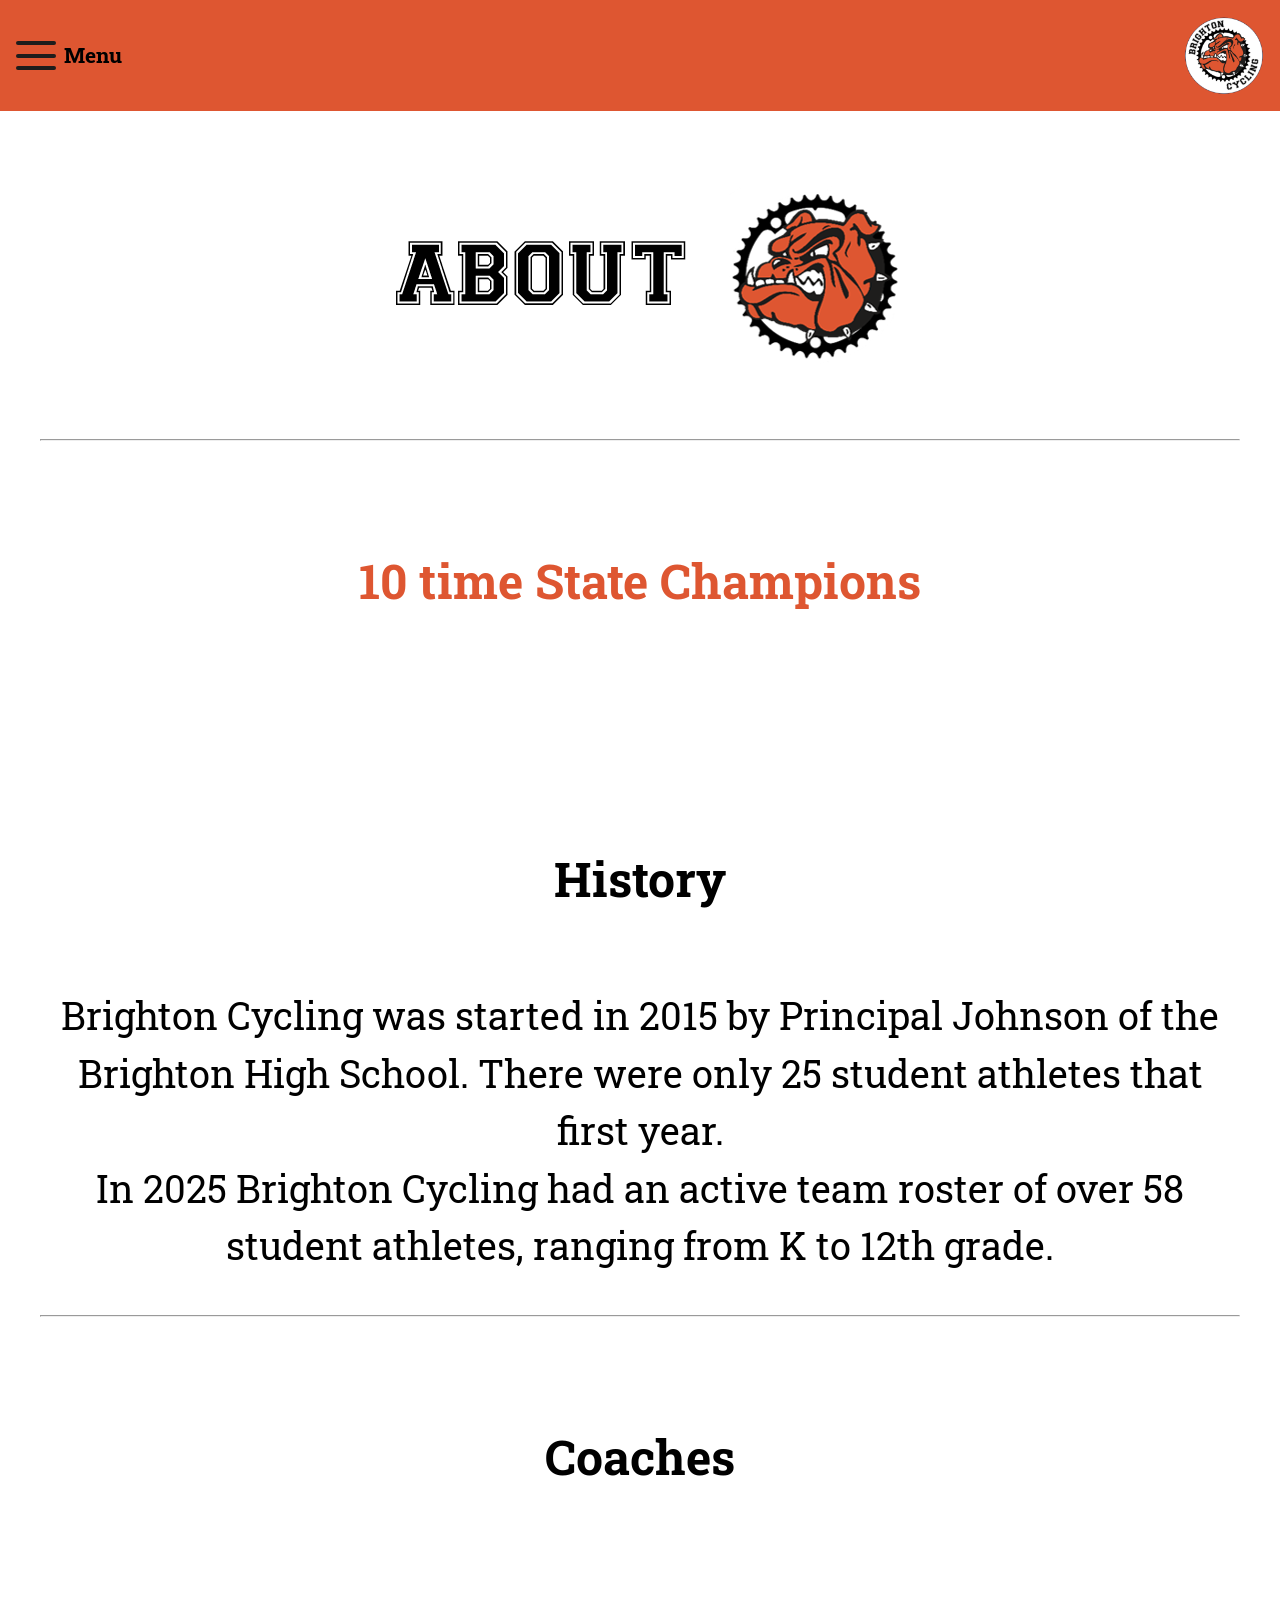
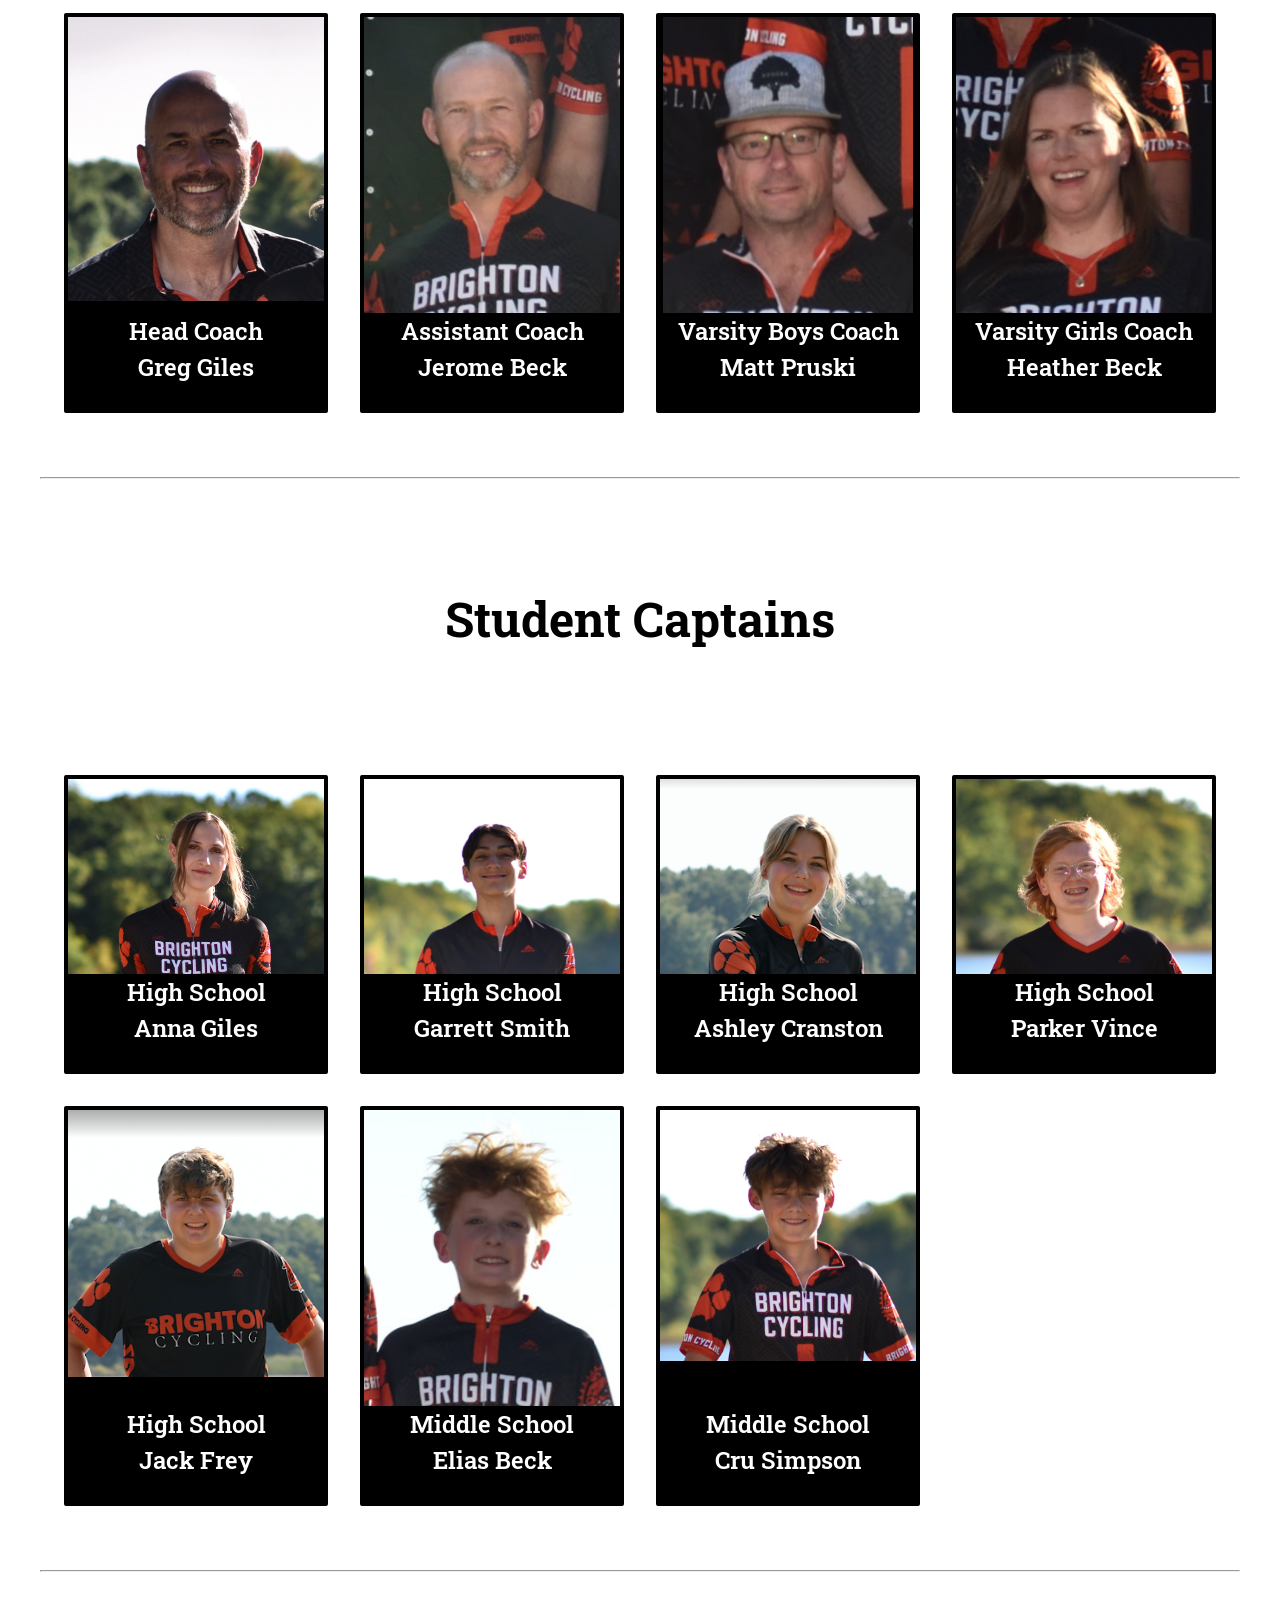
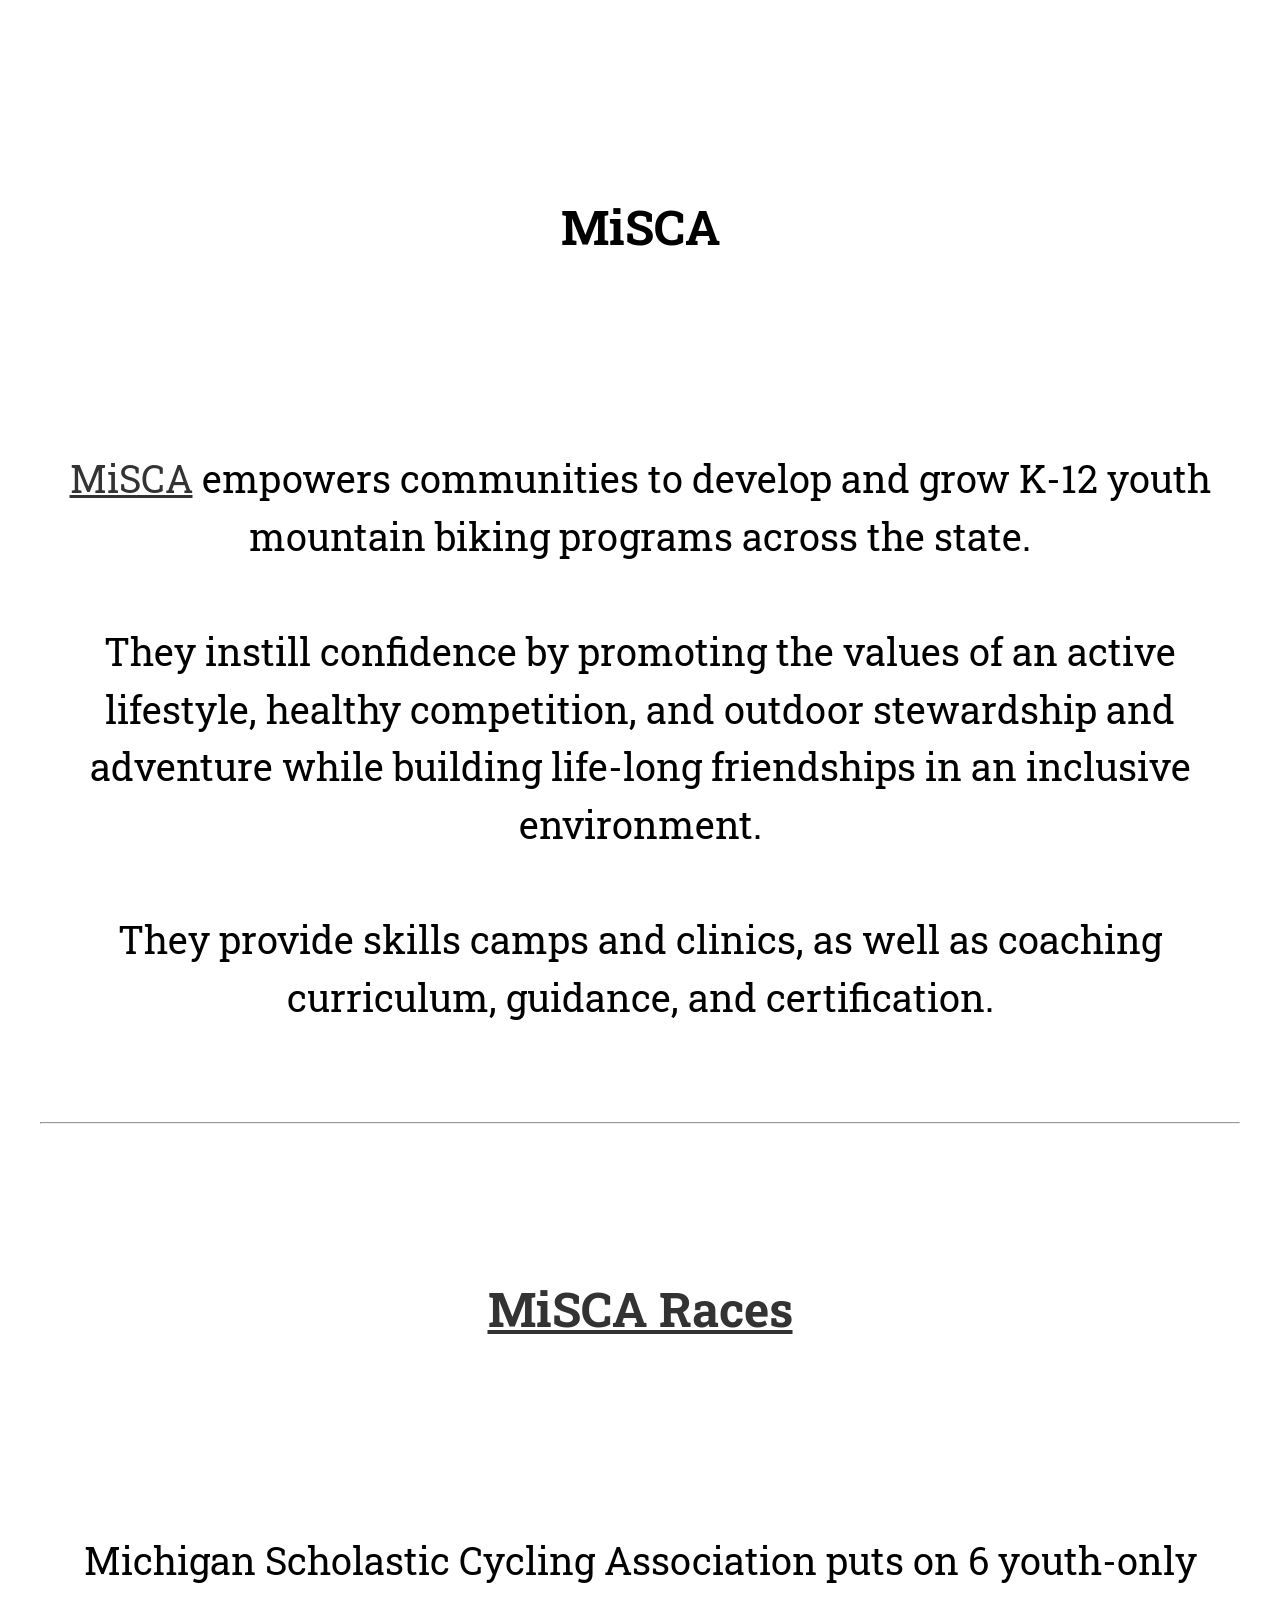
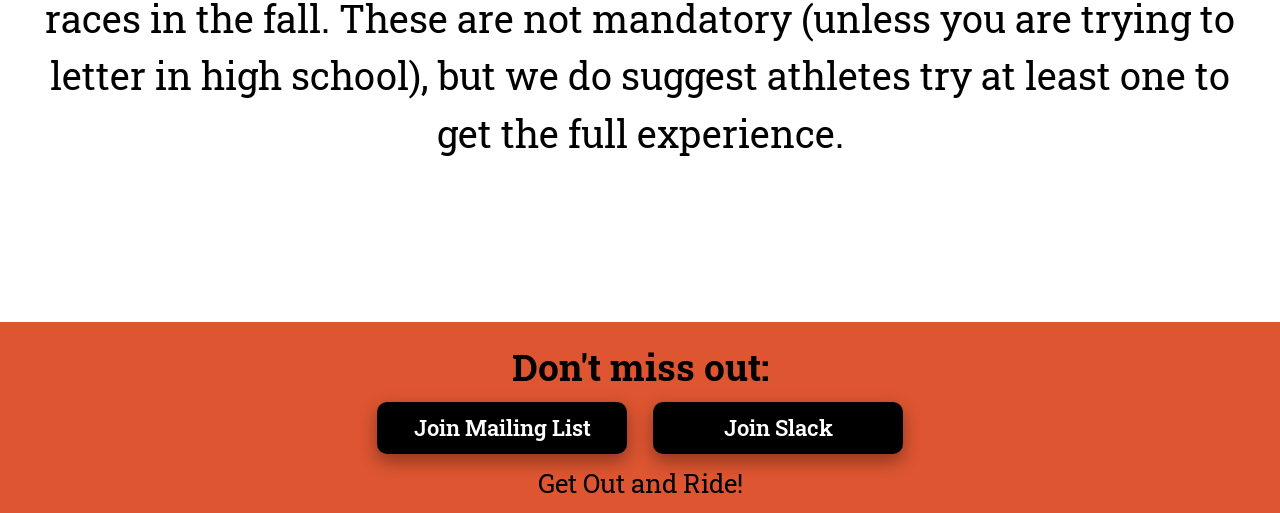
<file: about.html>
<!DOCTYPE html>
<html lang="en">
<head>
  <meta charset="UTF-8">
  <meta name="viewport" content="width=device-width, initial-scale=1.0">
  <title>Brighton Bulldogs Cycling About</title>
  <link rel="stylesheet" href="DogsMTB.css">
  <link rel="shortcut icon" href="DogsMTBImages/brighton_cycling_black.png" type="image/x-icon"/>  <!--This is the favicon, the little picture on the tab-->
  <link href="https://fonts.googleapis.com/css2?family=Roboto+Slab:wght@100..900&display=swap" rel="stylesheet">
</head>
<body>
<div class="off-screen-menu">
  <ul class="dropdown">
    <li>
      <a href="index.html">Home</a>
    </li>
    <li>
      <a href="about.html">About</a>
    </li>
    <li>
      <a href="join.html">Join</a>
    </li>
    <li>
      <a href="practices.html">Practices</a>
    </li><!--
    <li>
      <a href="trails.html">Trails</a>
    </li>-->
    <li>
      <a href="FAQ.html">FAQ's</a>
    </li>
    <li>
      <a href="gallery.html">Gallery</a>
    </li>
    <li>
      <hr><br>
    </li>
    <li>
      <a href="https://miscabike.org/"><img src="DogsMTBImages/misca.png" alt="M I S C A icon" ></a>
    </li>
    <li>
      <a href="https://www.facebook.com/brightoncyclingdogs"> <img src="DogsMTBImages/facebook.png" alt="facebook icon" id="fb"></a>
      <a href="https://www.instagram.com/brightoncycling"><img src="DogsMTBImages/instagram-icon.png" alt="instagram icon" id="instagram"></a>
    </li>
    <li>
      <a href="https://www.brightonk12.com/"><img src="DogsMTBImages/BAS.png" alt="Brighton Area Schools icon" ></a>
    </li>
  </ul>
</div>
<nav class = "navbar">
  <div class = "container">
    <div class = "main-menu-sm">
      <div class = "ham-menu">
        <span></span>
        <span></span>
        <span></span>
      </div>
      <div class="menu-text">Menu</div>
    </div>
    <div class = "main-menu-sm">
    </div>
    <div class = "main-menu-sm">
      <a href = "index.html">
        <img src="DogsMTBImages/brighton_cycling_white_circle.png" alt="Brighton Bulldogs logo" id="nav-logo"/>
      </a>
    </div>
  </div>
</nav>

<!-- Main Body -->
  <div class="main-content">
    <section class="main-body">
      <div class="container" id="block-text-bulldog-row">
        <div class = "row" >
          <picture class="logo"> <!--
            <source srcset="DogsMTBImages/aboutBlockXL.png" media="(min-width: 1274px)">
            <source srcset="DogsMTBImages/aboutBlockMd.png" media="(min-width: 768px)"> -->
            <img src="DogsMTBImages/aboutBlockXL.png" alt="block lettering of about with the team logo"/>
          </picture>
        </div>
      </div>
      <div class="container">
        <div class = "row" >
          <div class="main-paragraph"> <hr> <br>
                 <h1 class="color-this">10 time State Champions</h1><br>
              <div class="row">
                <div class="column-text">
                  <br> <h1>History</h1>
                  <p class = "main-text">
                    Brighton Cycling was started in 2015 by Principal Johnson of the Brighton High School.
                   There were only 25 student athletes that first year.
                    <br>
                    In 2025 Brighton Cycling had an active team roster of over 58
                    student athletes, ranging from K to 12th grade.
                 </p>
                </div>
              </div>
            <br>
              <hr>
            <br>
            <div class="column-pic">
             <h1>Coaches</h1>
             <div class="coaches-pics">
               <div class="coaches">
                 <div class="column">
                  <img src="DogsMTBImages/coachGreg.png" alt="picture of head coach"/>
                   <div class="pic-words-small">
                     <p>Head Coach<br>
                       <!-- Only change the name below -->
                    Greg Giles</p>
                   </div>
                 </div>
               </div>
               <div class="coaches">
                <div class="column">
                 <img src="DogsMTBImages/coachJerome.png" alt="picture of assistant head coach"/>
                  <div class="pic-words-small">
                    <p>Assistant Coach<br>
                      <!-- Only change the name below -->
                    Jerome Beck</p>
                  </div>
                </div>
               </div>
               <div class="coaches">
                <div class="column">
                  <img src="DogsMTBImages/coachBoys.png" alt="picture of varsity boys coach"/>
                  <div class="pic-words-small">
                    <p>Varsity Boys Coach<br>
                      <!-- Only change the name below -->
                    Matt Pruski</p>
                  </div>
                </div>
               </div>
              <div class="coaches">
               <div class="column">
                 <img src="DogsMTBImages/coachHeather.png" alt="picture of varsity girls coach"/>
                 <div class="pic-words-small">
                   <p>Varsity Girls Coach<br>
                     <!-- Only change the name below -->
                   Heather Beck</p>
                 </div>
               </div>
              </div>
             </div>
            </div>
            <br>
            <hr>
            <br>
            <div class="main-paragraph">
              <div class=" column-pic">
                <div class="captains-pics-section">
                  <h1>Student Captains</h1>
                  <div class = captains-pics >
                    <div class="captains">
                      <img src="DogsMTBImages/capAnna.png" alt="picture of student captain"/>
                      <div class="pic-words-small">
                        <p>High School <br>
                          <!-- Only change the name below -->
                        Anna Giles</p>
                      </div>
                    </div>
                    <div class="captains">
                      <img src="DogsMTBImages/capGarrett.png" alt="picture of student captain"/>
                      <div class="pic-words-small">
                        <p>High School <br>
                          <!-- Only change the name below -->
                        Garrett Smith</p>
                      </div>
                    </div>
                    <div class="captains">
                      <img src="DogsMTBImages/capAshley.png" alt="picture of student captain"/>
                      <div class="pic-words-small">
                        <p>High School <br>
                          <!-- Only change the name below -->
                        Ashley Cranston</p>
                      </div>
                    </div>
                    <div class="captains">
                      <img src="DogsMTBImages/capParker.png" alt="picture of student captain"/>
                      <div class="pic-words-small">
                       <p>High School <br>
                         <!-- Only change the name below -->
                       Parker Vince</p>
                      </div>
                    </div>
                    <div class="captains">
                      <img src="DogsMTBImages/capJack.png" alt="picture of student captain"/>
                      <div class="pic-words-small">
                        <p>High School <br>
                          <!-- Only change the name below -->
                          Jack Frey</p>
                      </div>
                    </div>
                    <div class="captains">
                      <img src="DogsMTBImages/capElias.png" alt="picture of student captain"/>
                      <div class="pic-words-small">
                        <p>Middle School<br>
                          <!-- Only change the name below -->
                        Elias Beck</p>
                      </div>
                    </div>
                    <div class="captains">
                      <img src="DogsMTBImages/capCru.png" alt="picture of student captain"/>
                      <div class="pic-words-small">
                        <p>Middle School<br>
                          <!-- Only change the name below -->
                        Cru Simpson</p>
                      </div>
                    </div>
                  </div>
                  <br><br>
                  <hr>
                  <br>
                </div>
                <div class="column-text"><br><br>
                  <h1>MiSCA</h1><br><br>
                  <p class = "main-text">
                    <a href="https://miscabike.org/about/">MiSCA</a> empowers communities to develop
                      and grow K-12 youth mountain biking programs across the state.
                    <br><br>
                    They instill confidence by promoting the values of an active lifestyle,
                    healthy competition, and outdoor stewardship and adventure while building
                    life-long friendships in an inclusive environment.
                    <br><br>
                    They provide skills camps and clinics, as well as coaching curriculum, guidance, and certification.
                  <br><br><hr><br>
                  <h1><a href="https://miscabike.org/misca-race-series/">MiSCA Races</a></h1>
                    <p class = "main-text"><br><br>
                    Michigan Scholastic Cycling Association puts on 6 youth-only races in the fall.
                    These are not mandatory (unless you are trying to letter in high school),
                    but we do suggest athletes try at least one to get the full experience.
                    </p><br><br>
                </div>
              </div>
            </div>
          </div>
        </div>
      </div>
    </section>
  </div>
<section class="footer">
  <div class="footer-container">
    <h4> Don't miss out:</h4>
    <a href="https://87o8f.r.sp1-brevo.net/mk/cl/f/sh/6rqJfgq8dINmNXWYrb9DLOtTGRY/DPPogqeG3BLH" target="_blank" rel="noopener noreferrer" class="button-link">Join Mailing List</a>
    <a href="https://brightoncyclingclub.slack.com/join/shared_invite/zt-1sflc7k1y-lbnVM7vTVqlpGs3AbDWNXA#/shared-invite/email" target="_blank" rel="noopener noreferrer" class="button-link">Join Slack</a>
  </div>
  <div class="footer-container">
    <p >Get Out and Ride!</p>
  </div>
</section>






<script src="DogsMTB.js"></script>
</body>
</html>
</file>
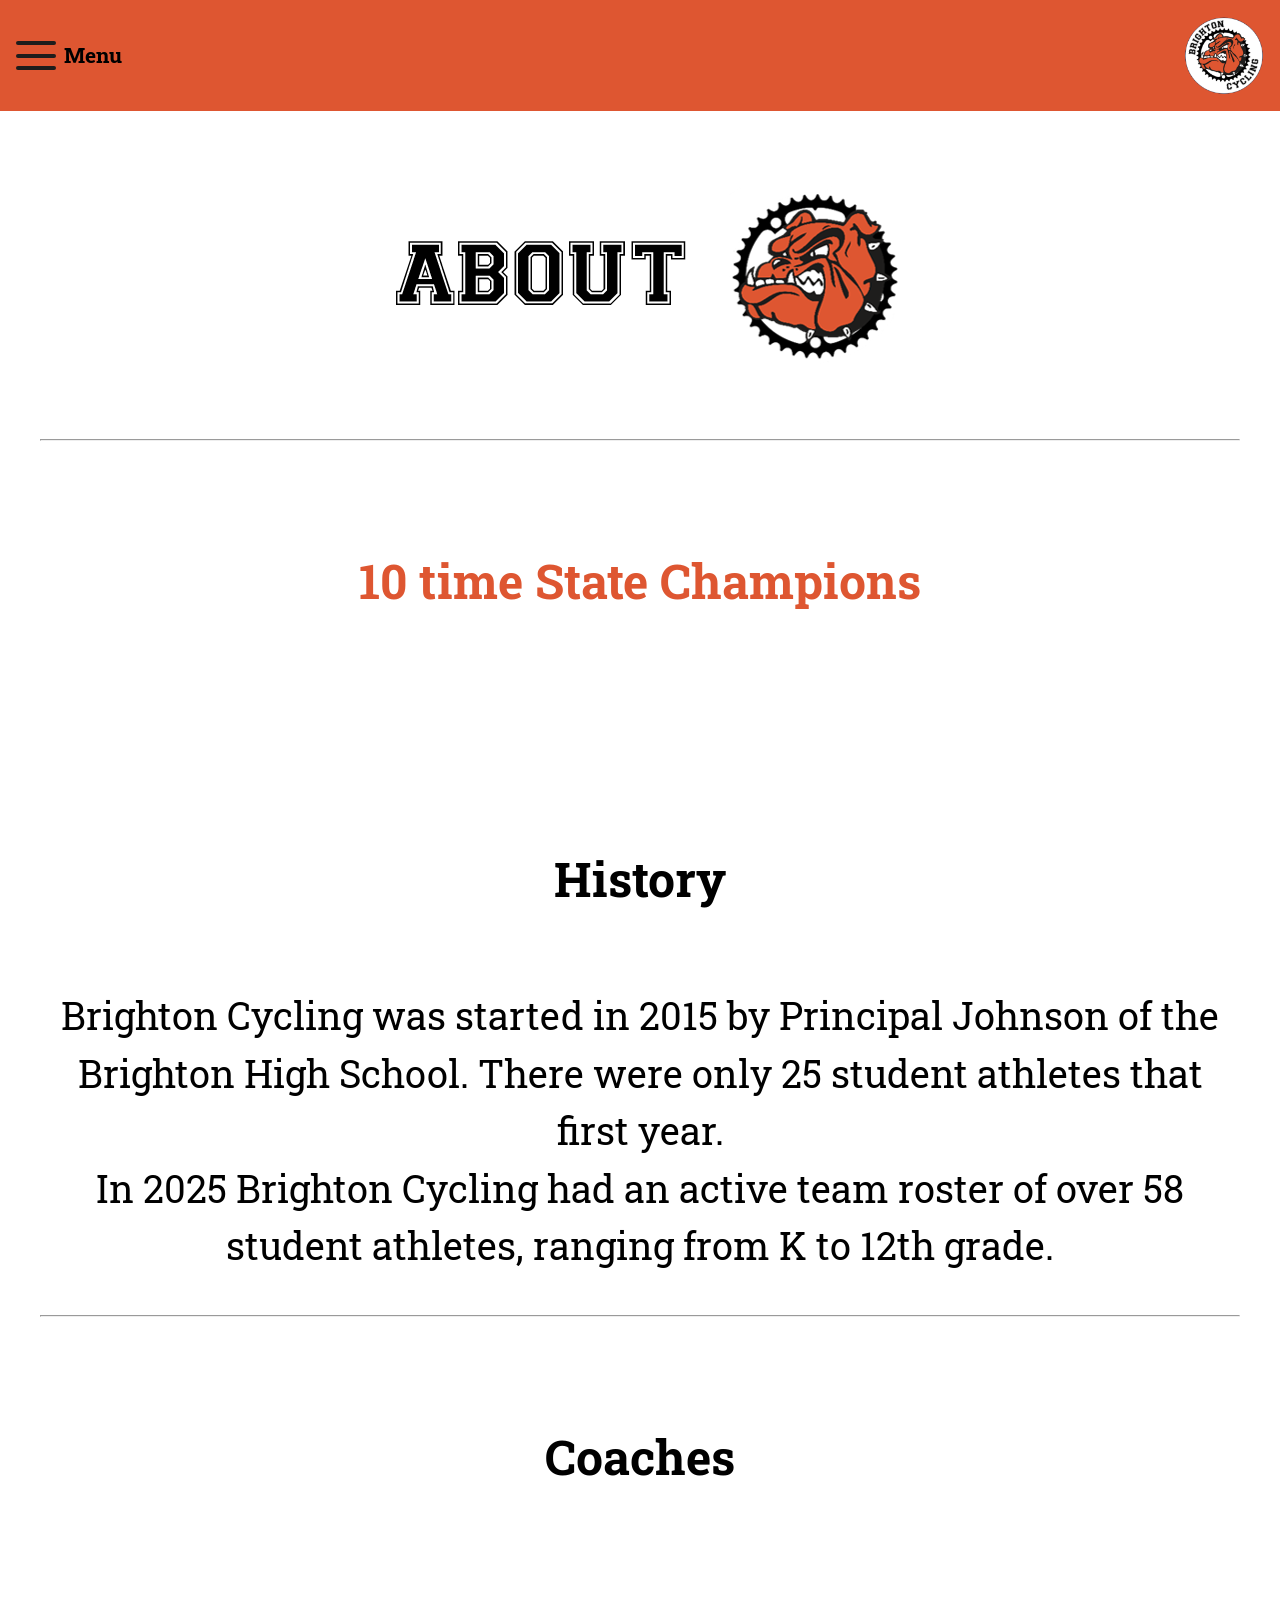
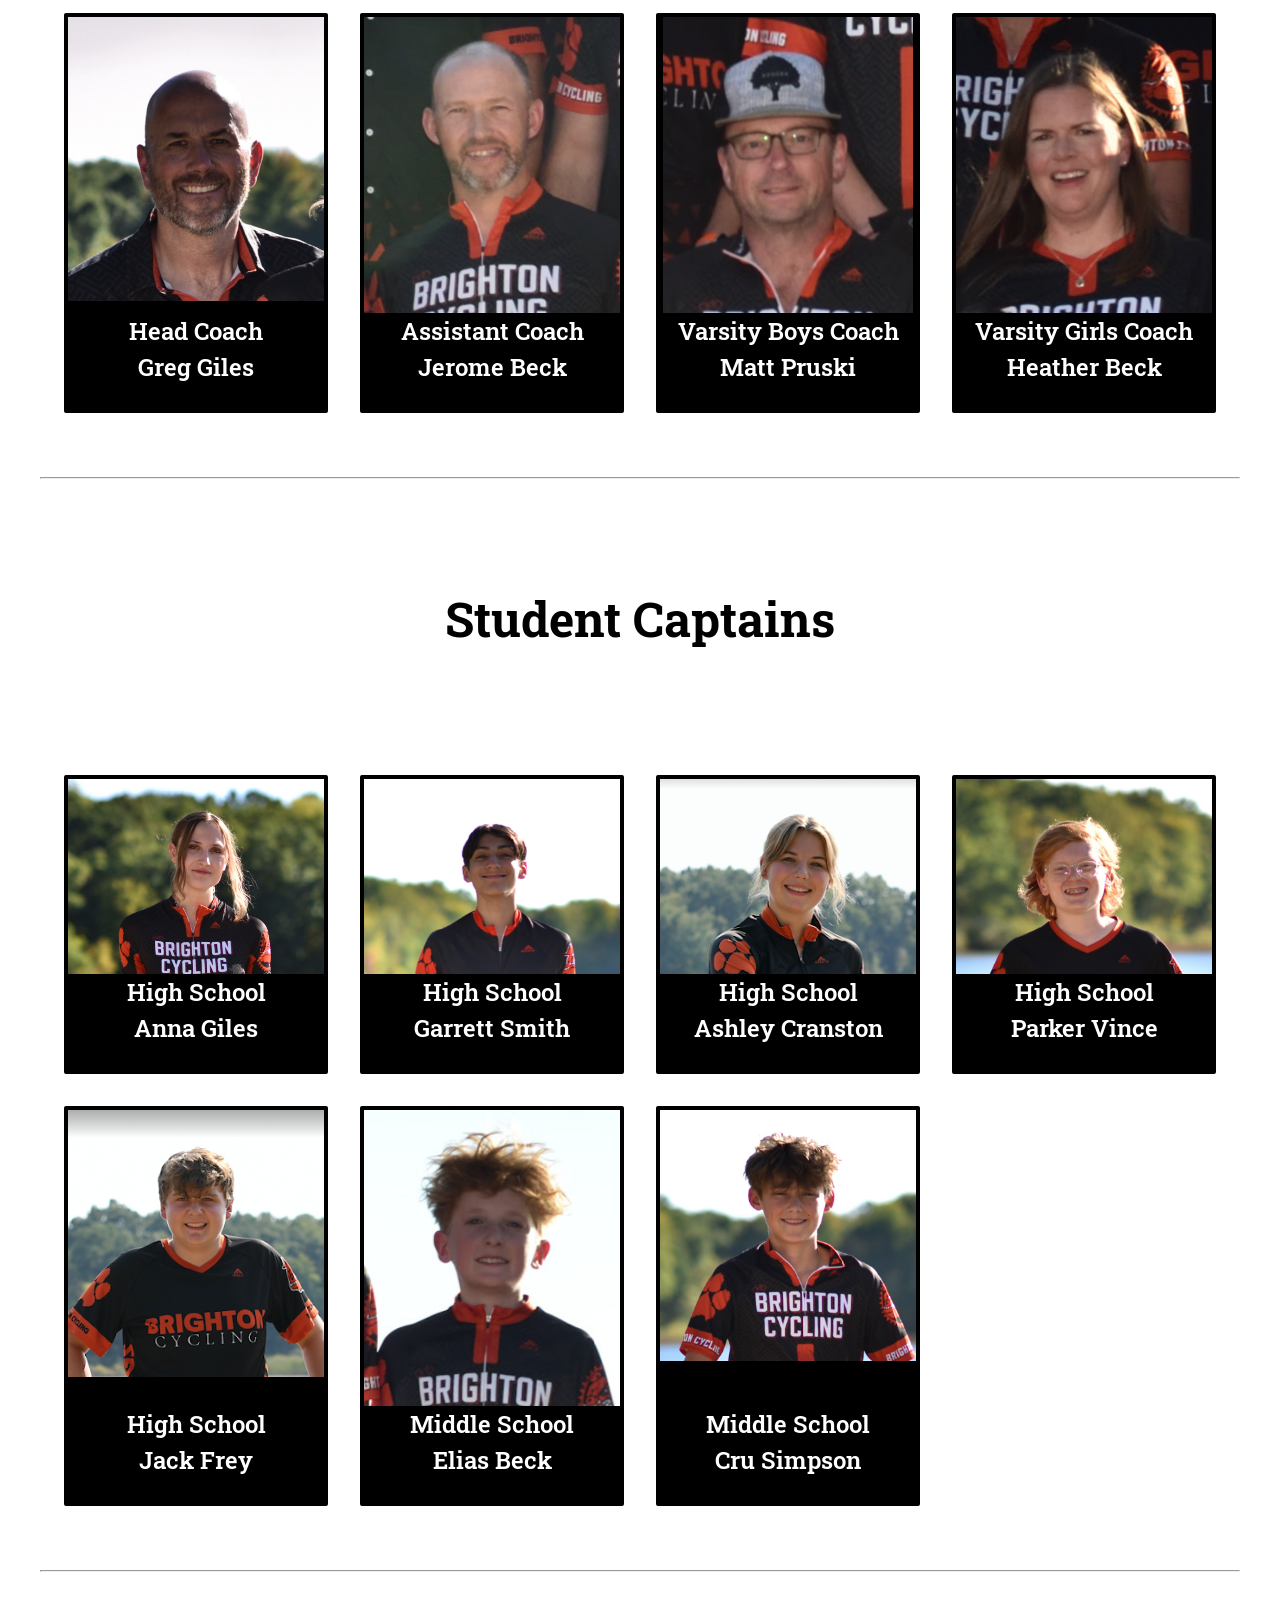
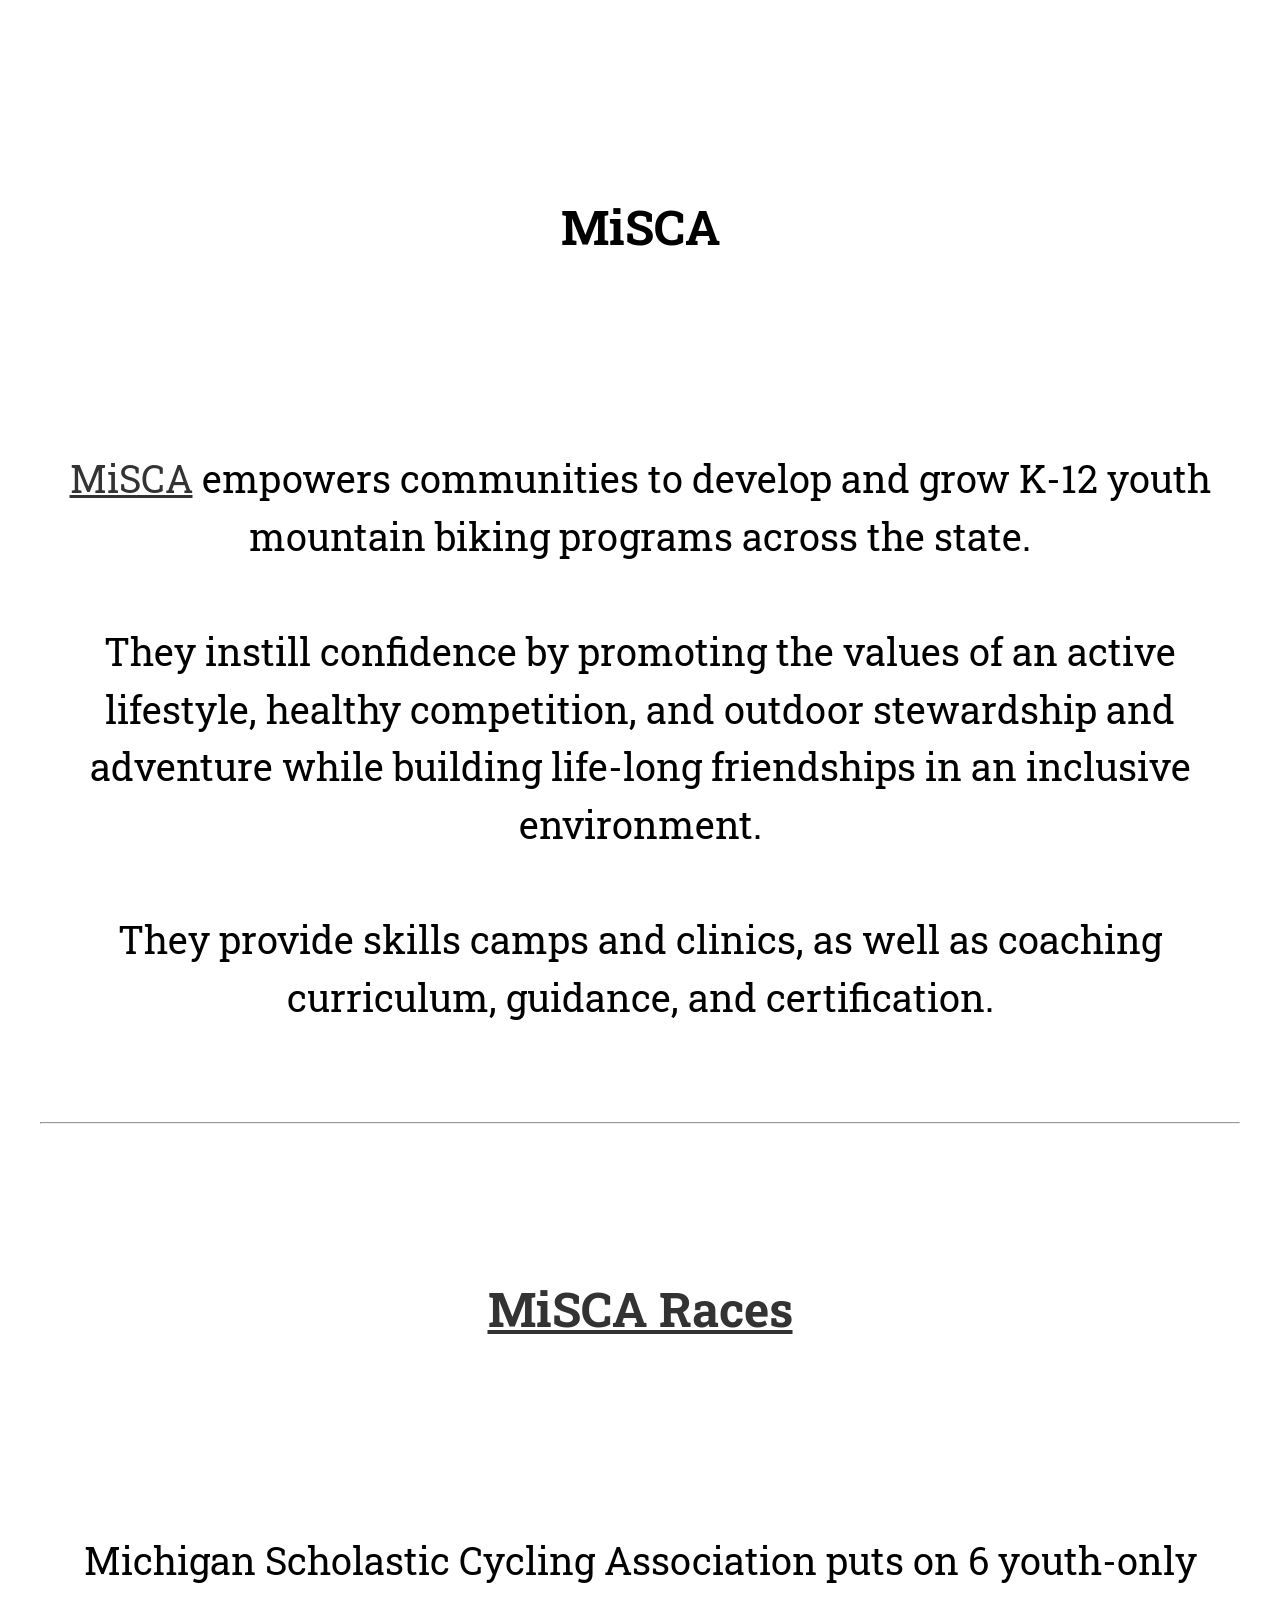
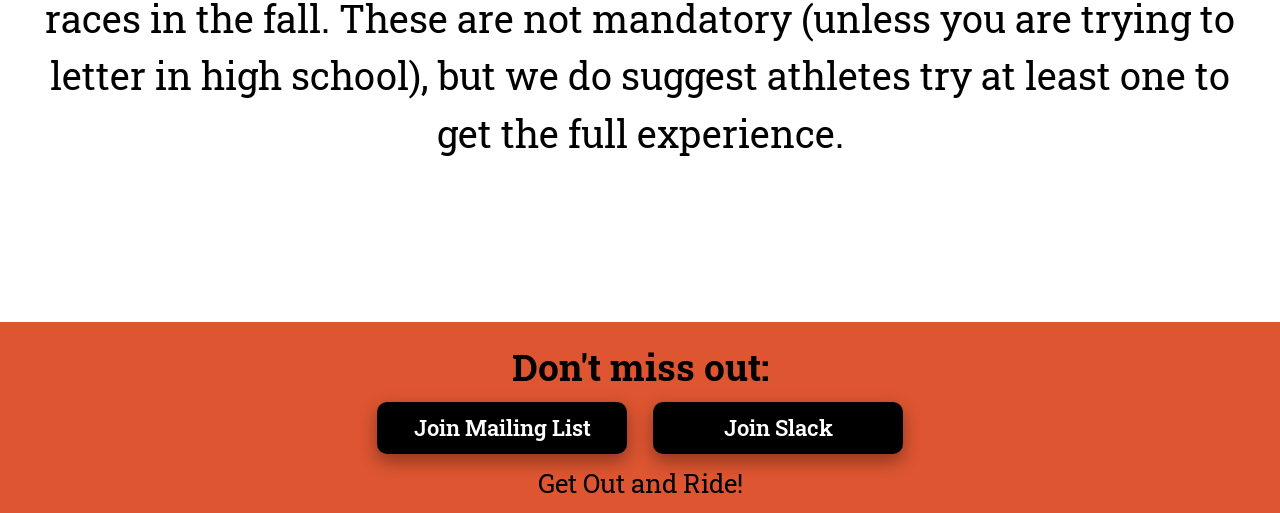
<file: AboutDogsMTB.html>
<!DOCTYPE html>
<html lang="en">
<head>
  <meta charset="UTF-8">
  <meta name="viewport" content="width=device-width, initial-scale=1.0">
  <title>Brighton Bulldogs Cycling About</title>
  <link rel="stylesheet" href="DogsMTB.css">
  <link rel="shortcut icon" href="DogsMTBImages/brighton_cycling_black.png" type="image/x-icon"/>  <!--This is the favicon, the little picture on the tab-->
  <link href="https://fonts.googleapis.com/css2?family=Roboto+Slab:wght@100..900&display=swap" rel="stylesheet">
</head>
<body>
<div class="off-screen-menu">
  <ul class="dropdown">
    <li>
      <a href="index.html">Home</a>
    </li>
    <li>
      <a href="AboutDogsMTB.html">About</a>
    </li>
    <li>
      <a href="JoinDogsMTB.html">Join</a>
    </li>
    <li>
      <a href="PracticesDogsMTB.html">Practices</a>
    </li><!--
    <li>
      <a href="TrailsDogsMTB.html">Trails</a>
    </li>-->
    <li>
      <a href="FAQsDogsMTB.html">FAQ's</a>
    </li>
    <li>
      <a href="GalleryDogsMTB.html">Gallery</a>
    </li>
    <li>
      <hr><br>
    </li>
    <li>
      <a href="https://miscabike.org/"><img src="DogsMTBImages/misca.png" alt="M I S C A icon" ></a>
    </li>
    <li>
      <a href="https://www.facebook.com/brightoncyclingdogs"> <img src="DogsMTBImages/facebook.png" alt="facebook icon" id="fb"></a>
      <a href="https://www.instagram.com/brightoncycling"><img src="DogsMTBImages/instagram-icon.png" alt="instagram icon" id="instagram"></a>
    </li>
    <li>
      <a href="https://www.brightonk12.com/"><img src="DogsMTBImages/BAS.png" alt="Brighton Area Schools icon" ></a>
    </li>
  </ul>
</div>
<nav class = "navbar">
  <div class = "container">
    <div class = "main-menu-sm">
      <div class = "ham-menu">
        <span></span>
        <span></span>
        <span></span>
      </div>
      <div class="menu-text">Menu</div>
    </div>
    <div class = "main-menu-sm">
    </div>
    <div class = "main-menu-sm">
      <a href = "index.html">
        <img src="DogsMTBImages/brighton_cycling_white_circle.png" alt="Brighton Bulldogs logo" id="nav-logo"/>
      </a>
    </div>
  </div>
</nav>

<!-- Main Body -->
  <div class="main-content">
    <section class="main-body">
      <div class="container" id="block-text-bulldog-row">
        <div class = "row" >
          <picture class="logo"> <!--
            <source srcset="DogsMTBImages/aboutBlockXL.png" media="(min-width: 1274px)">
            <source srcset="DogsMTBImages/aboutBlockMd.png" media="(min-width: 768px)"> -->
            <img src="DogsMTBImages/aboutBlockXL.png" alt="block lettering of about with the team logo"/>
          </picture>
        </div>
      </div>
      <div class="container">
        <div class = "row" >
          <div class="main-paragraph"> <hr> <br>
                 <h1 class="color-this">10 time State Champions</h1><br>
              <div class="row">
                <div class="column-text">
                  <br> <h1>History</h1>
                  <p class = "main-text">
                    Brighton Cycling was started in 2015 by Principal Johnson of the Brighton High School.
                   There were only 25 student athletes that first year.
                    <br>
                    In 2025 Brighton Cycling had an active team roster of over 58
                    student athletes, ranging from K to 12th grade.
                 </p>
                </div>
              </div>
            <br>
              <hr>
            <br>
            <div class="column-pic">
             <h1>Coaches</h1>
             <div class="coaches-pics">
               <div class="coaches">
                 <div class="column">
                  <img src="DogsMTBImages/coachGreg.png" alt="picture of head coach"/>
                   <div class="pic-words-small">
                     <p>Head Coach<br>
                       <!-- Only change the name below -->
                    Greg Giles</p>
                   </div>
                 </div>
               </div>
               <div class="coaches">
                <div class="column">
                 <img src="DogsMTBImages/coachJerome.png" alt="picture of assistant head coach"/>
                  <div class="pic-words-small">
                    <p>Assistant Coach<br>
                      <!-- Only change the name below -->
                    Jerome Beck</p>
                  </div>
                </div>
               </div>
               <div class="coaches">
                <div class="column">
                  <img src="DogsMTBImages/coachBoys.png" alt="picture of varsity boys coach"/>
                  <div class="pic-words-small">
                    <p>Varsity Boys Coach<br>
                      <!-- Only change the name below -->
                    Matt Pruski</p>
                  </div>
                </div>
               </div>
              <div class="coaches">
               <div class="column">
                 <img src="DogsMTBImages/coachHeather.png" alt="picture of varsity girls coach"/>
                 <div class="pic-words-small">
                   <p>Varsity Girls Coach<br>
                     <!-- Only change the name below -->
                   Heather Beck</p>
                 </div>
               </div>
              </div>
             </div>
            </div>
            <br>
            <hr>
            <br>
            <div class="main-paragraph">
              <div class=" column-pic">
                <div class="captains-pics-section">
                  <h1>Student Captains</h1>
                  <div class = captains-pics >
                    <div class="captains">
                      <img src="DogsMTBImages/capAnna.png" alt="picture of student captain"/>
                      <div class="pic-words-small">
                        <p>High School <br>
                          <!-- Only change the name below -->
                        Anna Giles</p>
                      </div>
                    </div>
                    <div class="captains">
                      <img src="DogsMTBImages/capGarrett.png" alt="picture of student captain"/>
                      <div class="pic-words-small">
                        <p>High School <br>
                          <!-- Only change the name below -->
                        Garrett Smith</p>
                      </div>
                    </div>
                    <div class="captains">
                      <img src="DogsMTBImages/capAshley.png" alt="picture of student captain"/>
                      <div class="pic-words-small">
                        <p>High School <br>
                          <!-- Only change the name below -->
                        Ashley Cranston</p>
                      </div>
                    </div>
                    <div class="captains">
                      <img src="DogsMTBImages/capParker.png" alt="picture of student captain"/>
                      <div class="pic-words-small">
                       <p>High School <br>
                         <!-- Only change the name below -->
                       Parker Vince</p>
                      </div>
                    </div>
                    <div class="captains">
                      <img src="DogsMTBImages/capJack.png" alt="picture of student captain"/>
                      <div class="pic-words-small">
                        <p>High School <br>
                          <!-- Only change the name below -->
                          Jack Frey</p>
                      </div>
                    </div>
                    <div class="captains">
                      <img src="DogsMTBImages/capElias.png" alt="picture of student captain"/>
                      <div class="pic-words-small">
                        <p>Middle School<br>
                          <!-- Only change the name below -->
                        Elias Beck</p>
                      </div>
                    </div>
                    <div class="captains">
                      <img src="DogsMTBImages/capCru.png" alt="picture of student captain"/>
                      <div class="pic-words-small">
                        <p>Middle School<br>
                          <!-- Only change the name below -->
                        Cru Simpson</p>
                      </div>
                    </div>
                  </div>
                  <br><br>
                  <hr>
                  <br>
                </div>
                <div class="column-text"><br><br>
                  <h1>MiSCA</h1><br><br>
                  <p class = "main-text">
                    <a href="https://miscabike.org/about/">MiSCA</a> empowers communities to develop
                      and grow K-12 youth mountain biking programs across the state.
                    <br><br>
                    They instill confidence by promoting the values of an active lifestyle,
                    healthy competition, and outdoor stewardship and adventure while building
                    life-long friendships in an inclusive environment.
                    <br><br>
                    They provide skills camps and clinics, as well as coaching curriculum, guidance, and certification.
                  <br><br><hr><br>
                  <h1><a href="https://miscabike.org/misca-race-series/">MiSCA Races</a></h1>
                    <p class = "main-text"><br><br>
                    Michigan Scholastic Cycling Association puts on 6 youth-only races in the fall.
                    These are not mandatory (unless you are trying to letter in high school),
                    but we do suggest athletes try at least one to get the full experience.
                    </p><br><br>
                </div>
              </div>
            </div>
          </div>
        </div>
      </div>
    </section>
  </div>
<section class="footer">
  <div class="footer-container">
    <h4> Don't miss out:</h4>
    <a href="https://87o8f.r.sp1-brevo.net/mk/cl/f/sh/6rqJfgq8dINmNXWYrb9DLOtTGRY/DPPogqeG3BLH" target="_blank" rel="noopener noreferrer" class="button-link">Join Mailing List</a>
    <a href="https://brightoncyclingclub.slack.com/join/shared_invite/zt-1sflc7k1y-lbnVM7vTVqlpGs3AbDWNXA#/shared-invite/email" target="_blank" rel="noopener noreferrer" class="button-link">Join Slack</a>
  </div>
  <div class="footer-container">
    <p >Get Out and Ride!</p>
  </div>
</section>






<script src="DogsMTB.js"></script>
</body>
</html>
</file>
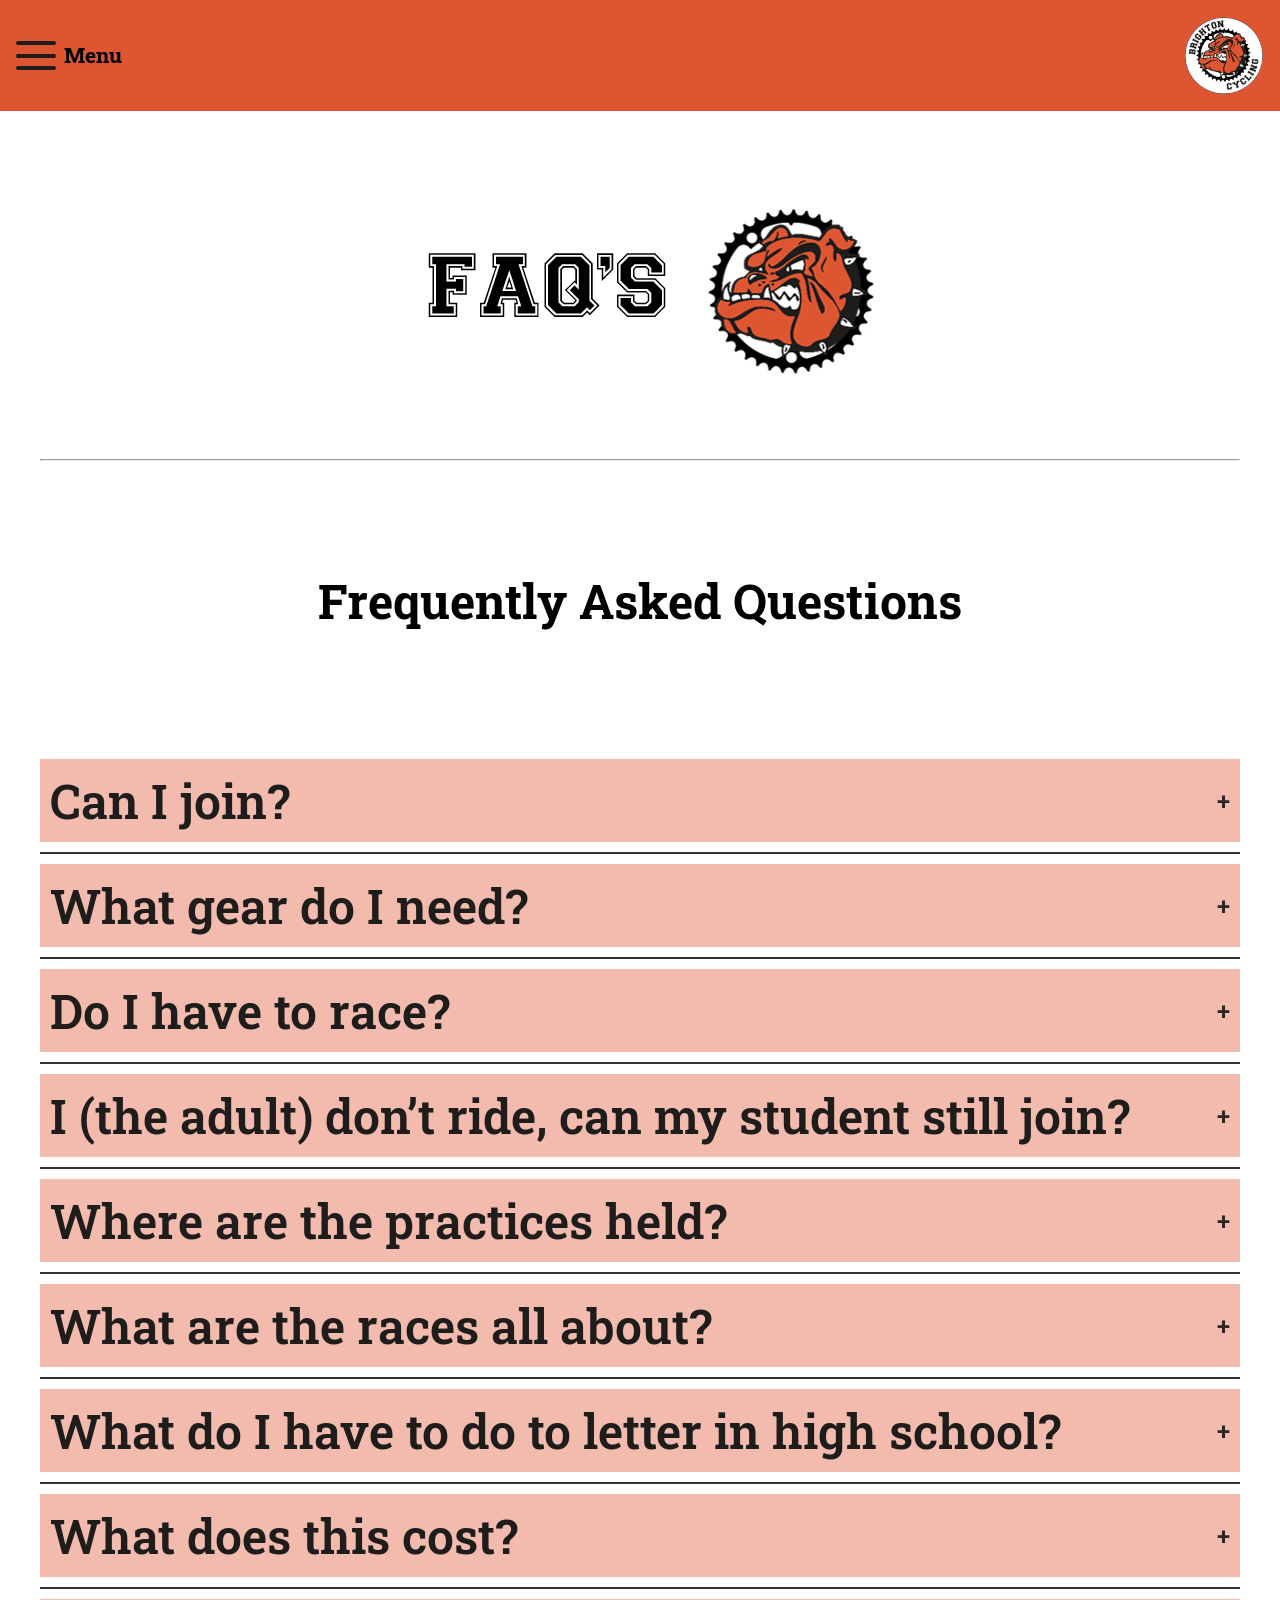
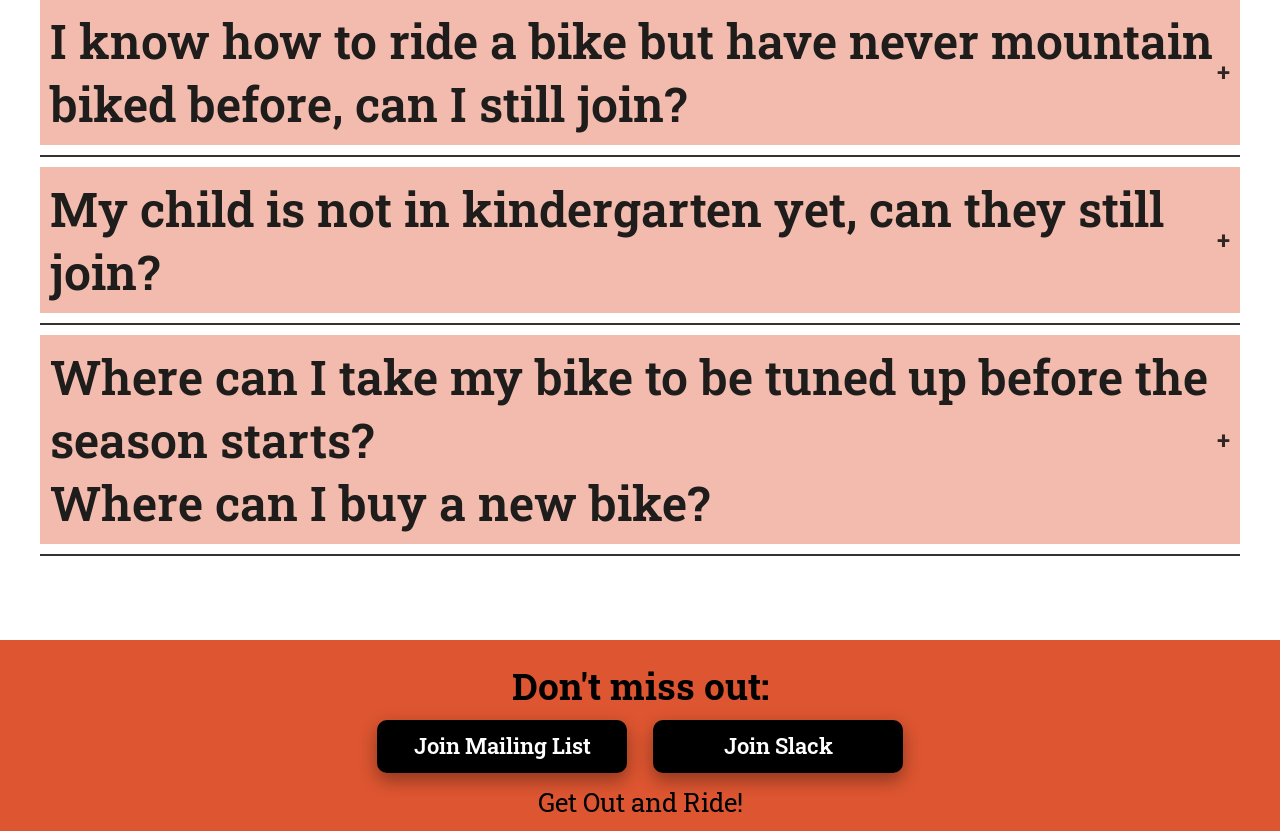
<file: FAQ.html>
<!DOCTYPE html>
<html lang="en">
<head>
  <meta charset="UTF-8">
  <meta name="viewport" content="width=device-width, initial-scale=1.0">
  <title>Brighton Bulldogs Cycling FAQs</title>
  <link rel="stylesheet" href="DogsMTB.css">
  <link rel="shortcut icon" href="DogsMTBImages/brighton_cycling_black.png" type="image/x-icon"/>  <!--This is the favicon, the little picture on the tab-->
  <link href="https://fonts.googleapis.com/css2?family=Roboto+Slab:wght@100..900&display=swap" rel="stylesheet">
  <link href="https://fonts.googleapis.com/icon?family=Material+Icons" rel="stylesheet">
  <link href="https://cdnjs.cloudflare.com/ajax/libs/font-awesome/4.7.0/css/font-awesome.min.css" rel="stylesheet" >

</head>
<body>
<div class="off-screen-menu">
  <ul class="dropdown">
    <li>
      <a href="index.html">Home</a>
    </li>
    <li>
      <a href="about.html">About</a>
    </li>
    <li>
      <a href="join.html">Join</a>
    </li>
    <li>
      <a href="practices.html">Practices</a>
    </li><!--
    <li>
      <a href="trails.html">Trails</a>
    </li>-->
    <li>
      <a href="FAQ.html">FAQ's</a>
    </li>
    <li>
      <a href="gallery.html">Gallery</a>
    </li>
    <li>
      <hr><br>
    </li>
    <li>
      <a href="https://miscabike.org/"><img src="DogsMTBImages/misca.png" alt="M I S C A icon" ></a>
    </li>
    <li>
      <a href="https://www.facebook.com/brightoncyclingdogs"> <img src="DogsMTBImages/facebook.png" alt="facebook icon" id="fb"></a>
      <a href="https://www.instagram.com/brightoncycling"><img src="DogsMTBImages/instagram-icon.png" alt="instagram icon" id="instagram"></a>
    </li>
    <li>
      <a href="https://www.brightonk12.com/"><img src="DogsMTBImages/BAS.png" alt="Brighton Area Schools icon" ></a>
    </li>
  </ul>
</div>
<nav class = "navbar">
  <div class = "container">
    <div class = "main-menu-sm">
      <div class = "ham-menu">
        <span></span>
        <span></span>
        <span></span>
      </div>
      <div class="menu-text">Menu</div>
    </div>
    <div class = "main-menu-sm">
    </div>
    <div class = "main-menu-sm">
      <a href = "index.html">
        <img src="DogsMTBImages/brighton_cycling_white_circle.png" alt="Brighton Bulldogs logo" id="nav-logo"/>
      </a>
    </div>
  </div>
</nav>
<!-- Main Body -->
<div class="main-content">
  <section class="main-body">
    <div class="container" id="block-text-bulldog-row">
      <div class = "row" >
        <picture class="logo"><!--
          <source srcset="DogsMTBImages/homeBlockXL.png" media="(min-width: 1274px)">
          <source srcset="DogsMTBImages/homeBlockMd.png" media="(min-width: 768px)">-->
          <img src="DogsMTBImages/faqBlockXL.png" id="blockFAQ" alt="block lettering of FAQ"/>
        </picture>
      </div>
    </div>
    <!-- Beginning of FAQ -->
    <div class="container">
      <div class = "row" >
        <div class="main-paragraph"> <hr> <br>
          <h1>Frequently Asked Questions</h1>
          <div class="row">
            <div class="column-text">
             <div class="faq">
               <div class="faq-item">
                 <button class="faq-question">
                   Can I join?
                   <span class="icon">+</span>
                   </button>
                 <div class="faq-answer">
                   <p>If you live in Brighton MI, or the surrounding area, and are a student, YES!<br>
                     If you are an adult and want to coach, learn more at <a href="https://miscabike.org/coaching/"> MiSCA coaching.</a></p>
                 </div>
               </div>
               <div class="faq-item">
                 <button class="faq-question">
                   What gear do I need?
                   <span class="icon">+</span>
                 </button>
                 <div class="faq-answer">
                   <p>Check out the explanation on the
                     <a href="join.html" >JOIN page</a> </p>
                 </div>
               </div>
               <div class="faq-item">
                 <button class="faq-question">
                   Do I have to race?
                   <span class="icon">+</span>
                 </button>
                 <div class="faq-answer">
                   <p>No, (unless you are planning on lettering for High School)
                     but we encourage athletes to try it once to get the full experience.</p>
                 </div>
               </div>
               <div class="faq-item">
                 <button class="faq-question">
                   I (the adult) don’t ride, can my student still join?
                   <span class="icon">+</span>
                 </button>
                 <div class="faq-answer">
                   <p>If the student is in middle school or high school, yes!
                     If the athlete is in elementary school, ask at the spring meeting,
                     or reach out to brightoncyclingdogs@gmail.com.</p>
                 </div>
               </div>
               <div class="faq-item">
                 <button class="faq-question">
                   Where are the practices held?
                   <span class="icon">+</span>
                 </button>
                 <div class="faq-answer">
                   <p>Check out the explanation on the
                     <a href="practices.html" >PRACTICES</a> page</p>
                 </div>
               </div>
               <div class="faq-item">
                 <button class="faq-question">
                   What are the races all about?
                   <span class="icon">+</span>
                 </button>
                 <div class="faq-answer">
                   <p>The MiSCA mountain bike race series are 6
                     races across Michigan, held on weekends August
                     through October. Check out the
                     <a href="https://miscabike.org/misca-race-series/" target="_blank" rel="noopener noreferrer" >MiSCA site</a> for more information.</p>
                 </div>
               </div>
               <div class="faq-item">
                 <button class="faq-question">
                   What do I have to do to letter in high school?
                   <span class="icon">+</span>
                 </button>
                 <div class="faq-answer">
                   <p>Be a student in high school, participate in 75% or more of our in-season practices,
                     and compete in 75% of our races in the varsity category. <br>OR<br>
                     In a year that the team wins the state championship, by participating in 75% or more of our
                     in-season practices, and competing in 75% of our races in a high-school level category.
                   </p>
                 </div>
               </div>
               <div class="faq-item">
                 <button class="faq-question">
                   What does this cost?
                   <span class="icon">+</span>
                 </button>
                 <div class="faq-answer">
                   <p>There is a team registration cost, MiSCA registration cost
                     and race registration costs.<br>Equipment costs vary widely
                     from used bicycles and gear to brand-new high-end gear.
                     <br>The <a href="https://www.facebook.com/groups/miscagroup" target="_blank" rel="noopener noreferrer">
                       MiSCA Moms (and Dads / Coaches too) Facebook Group</a> is a great place to find used gear.
                     <br><br>Any of the local shops would love to help you out with new gear, or servicing your bike:
                     <br><br>

                     <a href="https://hammerheadbike.com/" target="_blank" rel="noopener noreferrer">
                       Hammerhead Bikes</a>, sells Yeti, Niner, Revel and more, also services bikes.

                     <br><br><a href="https://www.facebook.com/hometownbicyclesllc" target="_blank" rel="noopener noreferrer">Hometown Bicycles,</a>
                     Services all models of bicycles

                     <br><br><a href="https://www.facebook.com/MotorCityBicycleBrighton" target="_blank" rel="noopener noreferrer">Motor City Bicycle,</a>
                     sells Specialized bicycles and Accessories, also services bikes.

                     <br><br><a href="https://www.ddbicyclesandhockey.com/" target="_blank" rel="noopener noreferrer">D&D Bicycles</a>,
                     sells Giant bicycles and Accessories, also services bikes.
                   </p>
                 </div>
               </div><div class="faq-item">
               <button class="faq-question">
                 I know how to ride a bike but have never mountain biked before, can I still join?
                 <span class="icon">+</span>
               </button>
               <div class="faq-answer">
                 <p>Yes! We have different groups of riders, so every level of
                   athlete is able to progress. <br>
                   *Note: we ride in the woods, on trails with rocks, roots, dirt, trees,
                   uphill, downhills, and bugs. It is great fun, but not always easy.</p>
               </div>
             </div>
               <div class="faq-item">
                 <button class="faq-question">
                   My child is not in kindergarten yet, can they still join?
                   <span class="icon">+</span>
                 </button>
                 <div class="faq-answer">
                   <p>If they are going to be in kindergarten in the fall,
                     and a parent is going to ride with them at every practice, yes!<br><br>
                     Note: practice mileage will be between 2-10 miles, on trails with rocks, roots, dirt, uphill, and downhills. Great fun, but not always easy.</p>
                 </div>
               </div>
               <div class="faq-item">
                 <button class="faq-question">
                   Where can I take my bike to be tuned up before the season starts? <br>Where can I buy a new bike?
                   <span class="icon">+</span>
                 </button>
                 <div class="faq-answer" id="local-shops">
                   <p>Brighton area has some awesome local shops to support your ride:<br><br>

                     <a href="https://hammerheadbike.com/" target="_blank" rel="noopener noreferrer"> Hammerhead Bikes</a>,
                     sells Yeti, Niner, Revel and more, also services bikes.

                     <br><br><a href="https://www.facebook.com/hometownbicyclesllc" target="_blank" rel="noopener noreferrer">Hometown Bicycles,</a>
                     Services all models of bicycles

                     <br><br><a href="https://www.facebook.com/MotorCityBicycleBrighton" target="_blank" rel="noopener noreferrer">Motor City Bicycle,</a>
                     sells Specialized bicycles and Accessories, also services bikes.

                     <br><br><a href="https://www.ddbicyclesandhockey.com/" target="_blank" rel="noopener noreferrer">D&D Bicycles</a>,
                     sells Giant bicycles and Accessories, also services bikes.</p>
                 </div>
               </div>
             </div>
            </div>
          </div>
        </div>
      </div>
    </div>
  </section>
</div>
<section class="footer">
  <div class="footer-container">
    <h4> Don't miss out:</h4>
    <a href="https://87o8f.r.sp1-brevo.net/mk/cl/f/sh/6rqJfgq8dINmNXWYrb9DLOtTGRY/DPPogqeG3BLH" target="_blank" rel="noopener noreferrer" class="button-link">Join Mailing List</a>
    <a href="https://brightoncyclingclub.slack.com/join/shared_invite/zt-1sflc7k1y-lbnVM7vTVqlpGs3AbDWNXA#/shared-invite/email" target="_blank" rel="noopener noreferrer" class="button-link">Join Slack</a>
  </div>
  <div class="footer-container">
    <p >Get Out and Ride!</p>
  </div>
</section>

<script src="DogsMTB.js"></script>
</body>
</html>
</file>
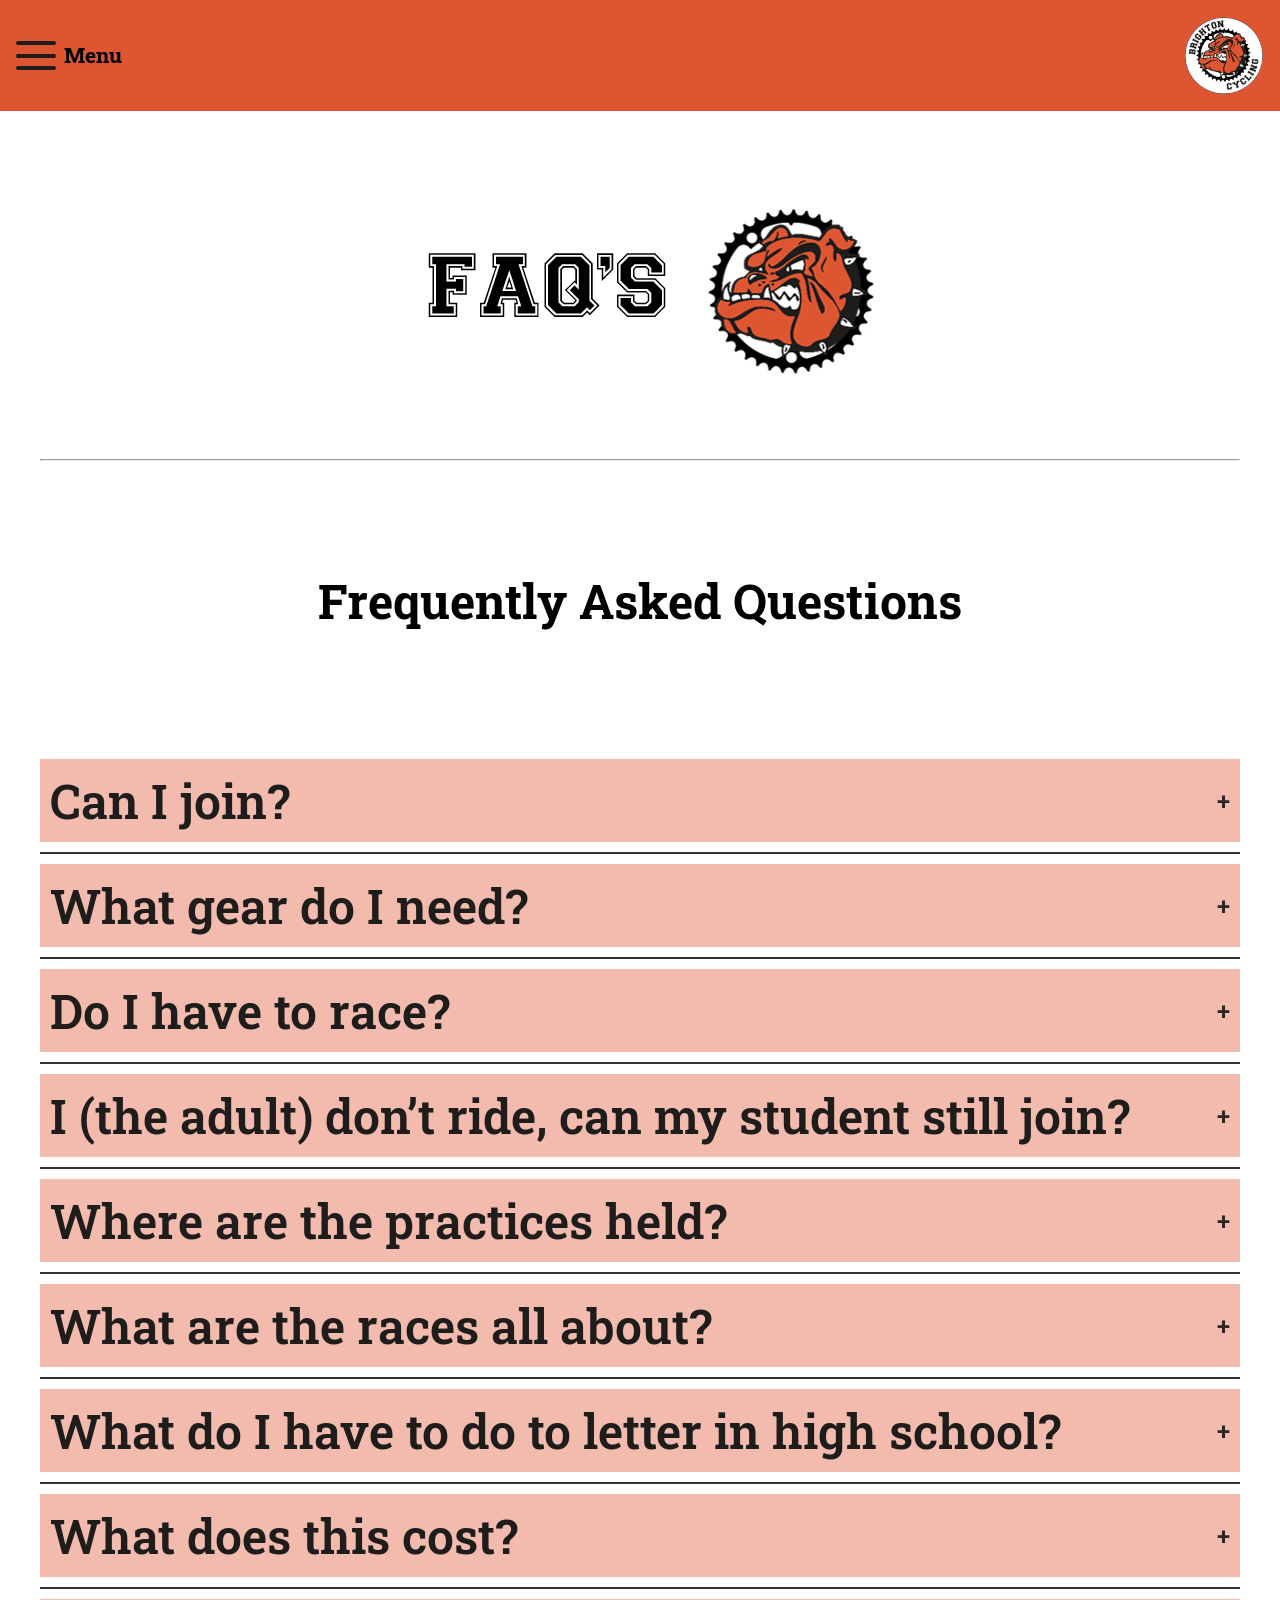
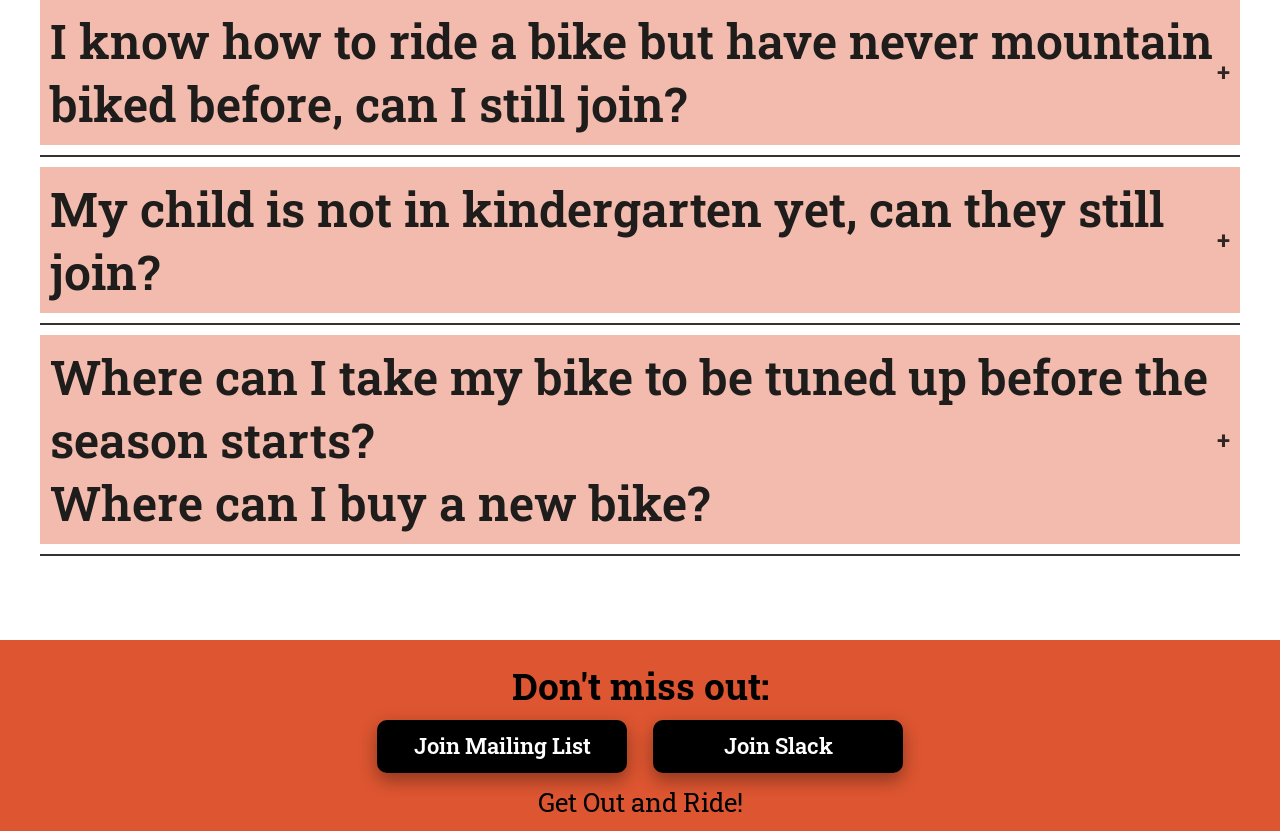
<file: FAQsDogsMTB.html>
<!DOCTYPE html>
<html lang="en">
<head>
  <meta charset="UTF-8">
  <meta name="viewport" content="width=device-width, initial-scale=1.0">
  <title>Brighton Bulldogs Cycling FAQs</title>
  <link rel="stylesheet" href="DogsMTB.css">
  <link rel="shortcut icon" href="DogsMTBImages/brighton_cycling_black.png" type="image/x-icon"/>  <!--This is the favicon, the little picture on the tab-->
  <link href="https://fonts.googleapis.com/css2?family=Roboto+Slab:wght@100..900&display=swap" rel="stylesheet">
  <link href="https://fonts.googleapis.com/icon?family=Material+Icons" rel="stylesheet">
  <link href="https://cdnjs.cloudflare.com/ajax/libs/font-awesome/4.7.0/css/font-awesome.min.css" rel="stylesheet" >

</head>
<body>
<div class="off-screen-menu">
  <ul class="dropdown">
    <li>
      <a href="index.html">Home</a>
    </li>
    <li>
      <a href="AboutDogsMTB.html">About</a>
    </li>
    <li>
      <a href="JoinDogsMTB.html">Join</a>
    </li>
    <li>
      <a href="PracticesDogsMTB.html">Practices</a>
    </li><!--
    <li>
      <a href="TrailsDogsMTB.html">Trails</a>
    </li>-->
    <li>
      <a href="FAQsDogsMTB.html">FAQ's</a>
    </li>
    <li>
      <a href="GalleryDogsMTB.html">Gallery</a>
    </li>
    <li>
      <hr><br>
    </li>
    <li>
      <a href="https://miscabike.org/"><img src="DogsMTBImages/misca.png" alt="M I S C A icon" ></a>
    </li>
    <li>
      <a href="https://www.facebook.com/brightoncyclingdogs"> <img src="DogsMTBImages/facebook.png" alt="facebook icon" id="fb"></a>
      <a href="https://www.instagram.com/brightoncycling"><img src="DogsMTBImages/instagram-icon.png" alt="instagram icon" id="instagram"></a>
    </li>
    <li>
      <a href="https://www.brightonk12.com/"><img src="DogsMTBImages/BAS.png" alt="Brighton Area Schools icon" ></a>
    </li>
  </ul>
</div>
<nav class = "navbar">
  <div class = "container">
    <div class = "main-menu-sm">
      <div class = "ham-menu">
        <span></span>
        <span></span>
        <span></span>
      </div>
      <div class="menu-text">Menu</div>
    </div>
    <div class = "main-menu-sm">
    </div>
    <div class = "main-menu-sm">
      <a href = "index.html">
        <img src="DogsMTBImages/brighton_cycling_white_circle.png" alt="Brighton Bulldogs logo" id="nav-logo"/>
      </a>
    </div>
  </div>
</nav>
<!-- Main Body -->
<div class="main-content">
  <section class="main-body">
    <div class="container" id="block-text-bulldog-row">
      <div class = "row" >
        <picture class="logo"><!--
          <source srcset="DogsMTBImages/homeBlockXL.png" media="(min-width: 1274px)">
          <source srcset="DogsMTBImages/homeBlockMd.png" media="(min-width: 768px)">-->
          <img src="DogsMTBImages/faqBlockXL.png" id="blockFAQ" alt="block lettering of FAQ"/>
        </picture>
      </div>
    </div>
    <!-- Beginning of FAQ -->
    <div class="container">
      <div class = "row" >
        <div class="main-paragraph"> <hr> <br>
          <h1>Frequently Asked Questions</h1>
          <div class="row">
            <div class="column-text">
             <div class="faq">
               <div class="faq-item">
                 <button class="faq-question">
                   Can I join?
                   <span class="icon">+</span>
                   </button>
                 <div class="faq-answer">
                   <p>If you live in Brighton MI, or the surrounding area, and are a student, YES!<br>
                     If you are an adult and want to coach, learn more at <a href="https://miscabike.org/coaching/"> MiSCA coaching.</a></p>
                 </div>
               </div>
               <div class="faq-item">
                 <button class="faq-question">
                   What gear do I need?
                   <span class="icon">+</span>
                 </button>
                 <div class="faq-answer">
                   <p>Check out the explanation on the
                     <a href="JoinDogsMTB.html" >JOIN page</a> </p>
                 </div>
               </div>
               <div class="faq-item">
                 <button class="faq-question">
                   Do I have to race?
                   <span class="icon">+</span>
                 </button>
                 <div class="faq-answer">
                   <p>No, (unless you are planning on lettering for High School)
                     but we encourage athletes to try it once to get the full experience.</p>
                 </div>
               </div>
               <div class="faq-item">
                 <button class="faq-question">
                   I (the adult) don’t ride, can my student still join?
                   <span class="icon">+</span>
                 </button>
                 <div class="faq-answer">
                   <p>If the student is in middle school or high school, yes!
                     If the athlete is in elementary school, ask at the spring meeting,
                     or reach out to brightoncyclingdogs@gmail.com.</p>
                 </div>
               </div>
               <div class="faq-item">
                 <button class="faq-question">
                   Where are the practices held?
                   <span class="icon">+</span>
                 </button>
                 <div class="faq-answer">
                   <p>Check out the explanation on the
                     <a href="PracticesDogsMTB.html" >PRACTICES</a> page</p>
                 </div>
               </div>
               <div class="faq-item">
                 <button class="faq-question">
                   What are the races all about?
                   <span class="icon">+</span>
                 </button>
                 <div class="faq-answer">
                   <p>The MiSCA mountain bike race series are 6
                     races across Michigan, held on weekends August
                     through October. Check out the
                     <a href="https://miscabike.org/misca-race-series/" target="_blank" rel="noopener noreferrer" >MiSCA site</a> for more information.</p>
                 </div>
               </div>
               <div class="faq-item">
                 <button class="faq-question">
                   What do I have to do to letter in high school?
                   <span class="icon">+</span>
                 </button>
                 <div class="faq-answer">
                   <p>Be a student in high school, participate in 75% or more of our in-season practices,
                     and compete in 75% of our races in the varsity category. <br>OR<br>
                     In a year that the team wins the state championship, by participating in 75% or more of our
                     in-season practices, and competing in 75% of our races in a high-school level category.
                   </p>
                 </div>
               </div>
               <div class="faq-item">
                 <button class="faq-question">
                   What does this cost?
                   <span class="icon">+</span>
                 </button>
                 <div class="faq-answer">
                   <p>There is a team registration cost, MiSCA registration cost
                     and race registration costs.<br>Equipment costs vary widely
                     from used bicycles and gear to brand-new high-end gear.
                     <br>The <a href="https://www.facebook.com/groups/miscagroup" target="_blank" rel="noopener noreferrer">
                       MiSCA Moms (and Dads / Coaches too) Facebook Group</a> is a great place to find used gear.
                     <br><br>Any of the local shops would love to help you out with new gear, or servicing your bike:
                     <br><br>

                     <a href="https://hammerheadbike.com/" target="_blank" rel="noopener noreferrer">
                       Hammerhead Bikes</a>, sells Yeti, Niner, Revel and more, also services bikes.

                     <br><br><a href="https://www.facebook.com/hometownbicyclesllc" target="_blank" rel="noopener noreferrer">Hometown Bicycles,</a>
                     Services all models of bicycles

                     <br><br><a href="https://www.facebook.com/MotorCityBicycleBrighton" target="_blank" rel="noopener noreferrer">Motor City Bicycle,</a>
                     sells Specialized bicycles and Accessories, also services bikes.

                     <br><br><a href="https://www.ddbicyclesandhockey.com/" target="_blank" rel="noopener noreferrer">D&D Bicycles</a>,
                     sells Giant bicycles and Accessories, also services bikes.
                   </p>
                 </div>
               </div><div class="faq-item">
               <button class="faq-question">
                 I know how to ride a bike but have never mountain biked before, can I still join?
                 <span class="icon">+</span>
               </button>
               <div class="faq-answer">
                 <p>Yes! We have different groups of riders, so every level of
                   athlete is able to progress. <br>
                   *Note: we ride in the woods, on trails with rocks, roots, dirt, trees,
                   uphill, downhills, and bugs. It is great fun, but not always easy.</p>
               </div>
             </div>
               <div class="faq-item">
                 <button class="faq-question">
                   My child is not in kindergarten yet, can they still join?
                   <span class="icon">+</span>
                 </button>
                 <div class="faq-answer">
                   <p>If they are going to be in kindergarten in the fall,
                     and a parent is going to ride with them at every practice, yes!<br><br>
                     Note: practice mileage will be between 2-10 miles, on trails with rocks, roots, dirt, uphill, and downhills. Great fun, but not always easy.</p>
                 </div>
               </div>
               <div class="faq-item">
                 <button class="faq-question">
                   Where can I take my bike to be tuned up before the season starts? <br>Where can I buy a new bike?
                   <span class="icon">+</span>
                 </button>
                 <div class="faq-answer" id="local-shops">
                   <p>Brighton area has some awesome local shops to support your ride:<br><br>

                     <a href="https://hammerheadbike.com/" target="_blank" rel="noopener noreferrer"> Hammerhead Bikes</a>,
                     sells Yeti, Niner, Revel and more, also services bikes.

                     <br><br><a href="https://www.facebook.com/hometownbicyclesllc" target="_blank" rel="noopener noreferrer">Hometown Bicycles,</a>
                     Services all models of bicycles

                     <br><br><a href="https://www.facebook.com/MotorCityBicycleBrighton" target="_blank" rel="noopener noreferrer">Motor City Bicycle,</a>
                     sells Specialized bicycles and Accessories, also services bikes.

                     <br><br><a href="https://www.ddbicyclesandhockey.com/" target="_blank" rel="noopener noreferrer">D&D Bicycles</a>,
                     sells Giant bicycles and Accessories, also services bikes.</p>
                 </div>
               </div>
             </div>
            </div>
          </div>
        </div>
      </div>
    </div>
  </section>
</div>
<section class="footer">
  <div class="footer-container">
    <h4> Don't miss out:</h4>
    <a href="https://87o8f.r.sp1-brevo.net/mk/cl/f/sh/6rqJfgq8dINmNXWYrb9DLOtTGRY/DPPogqeG3BLH" target="_blank" rel="noopener noreferrer" class="button-link">Join Mailing List</a>
    <a href="https://brightoncyclingclub.slack.com/join/shared_invite/zt-1sflc7k1y-lbnVM7vTVqlpGs3AbDWNXA#/shared-invite/email" target="_blank" rel="noopener noreferrer" class="button-link">Join Slack</a>
  </div>
  <div class="footer-container">
    <p >Get Out and Ride!</p>
  </div>
</section>

<script src="DogsMTB.js"></script>
</body>
</html>
</file>
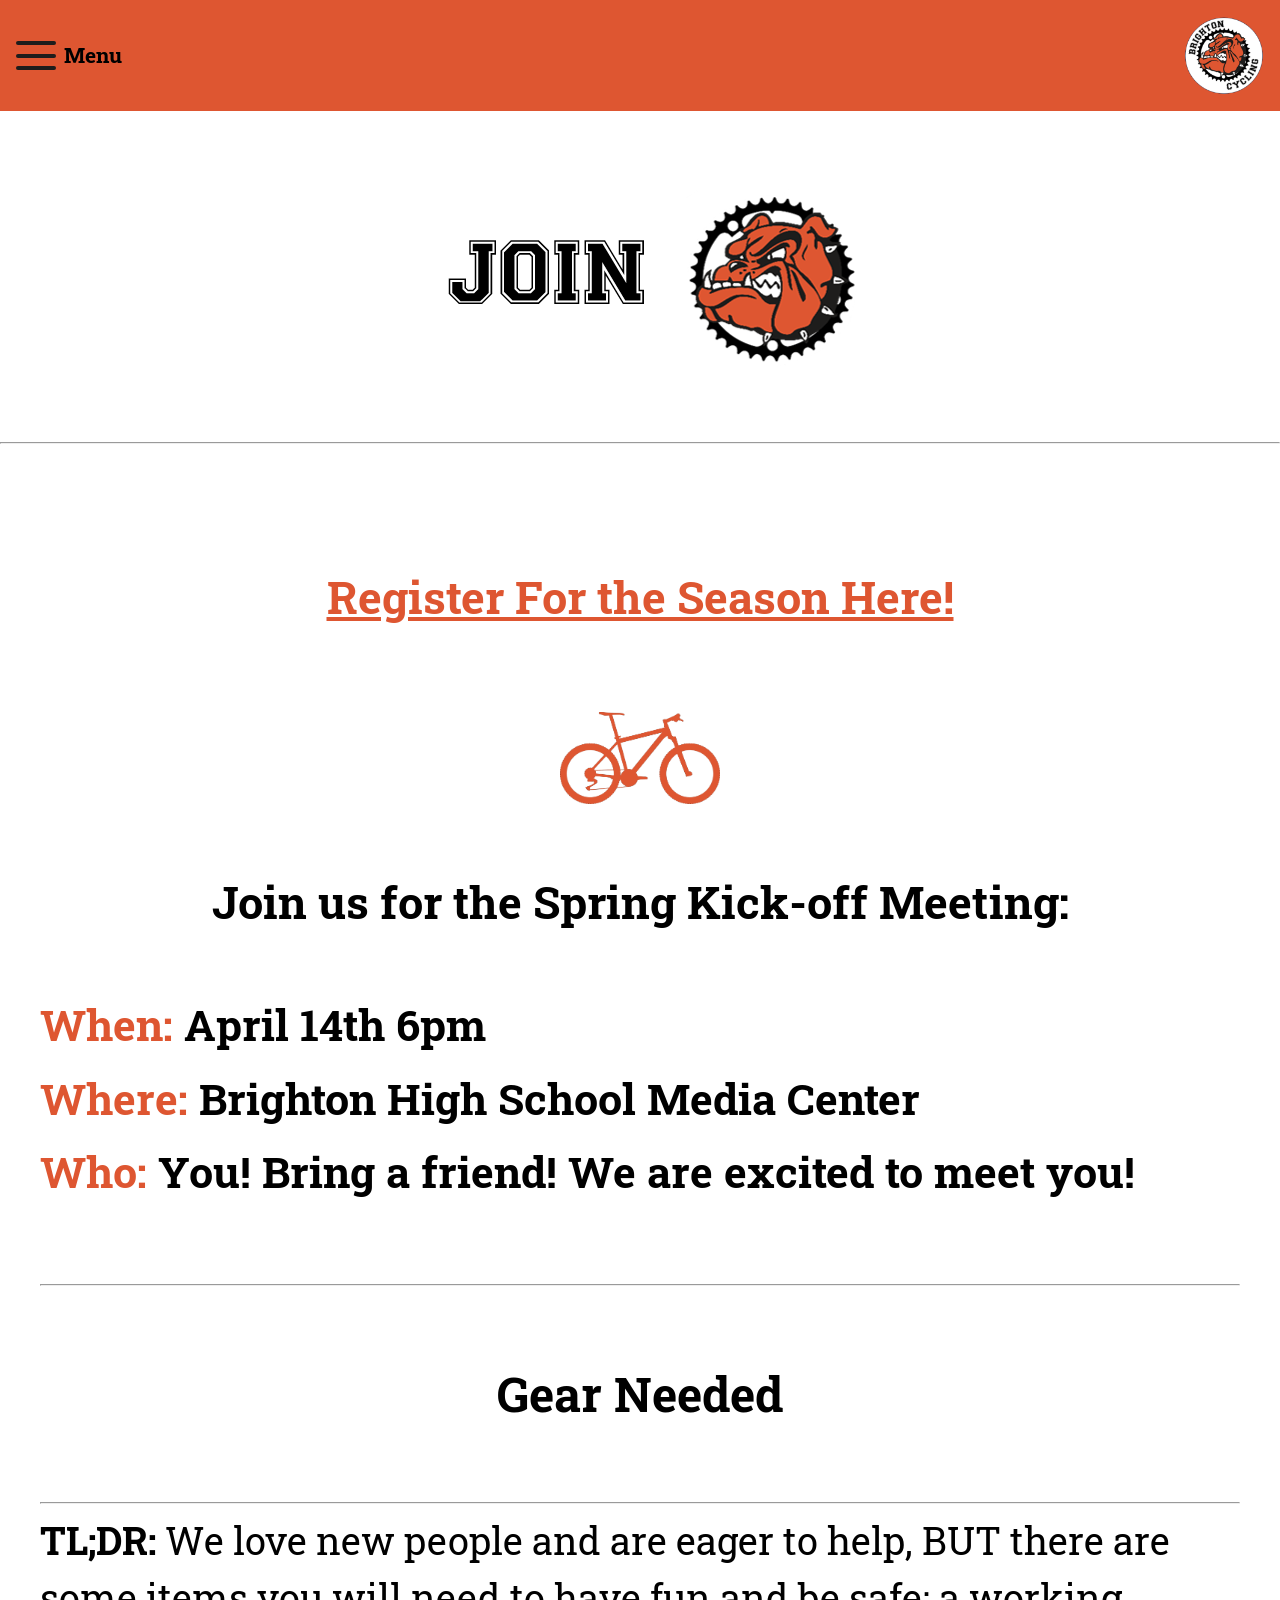
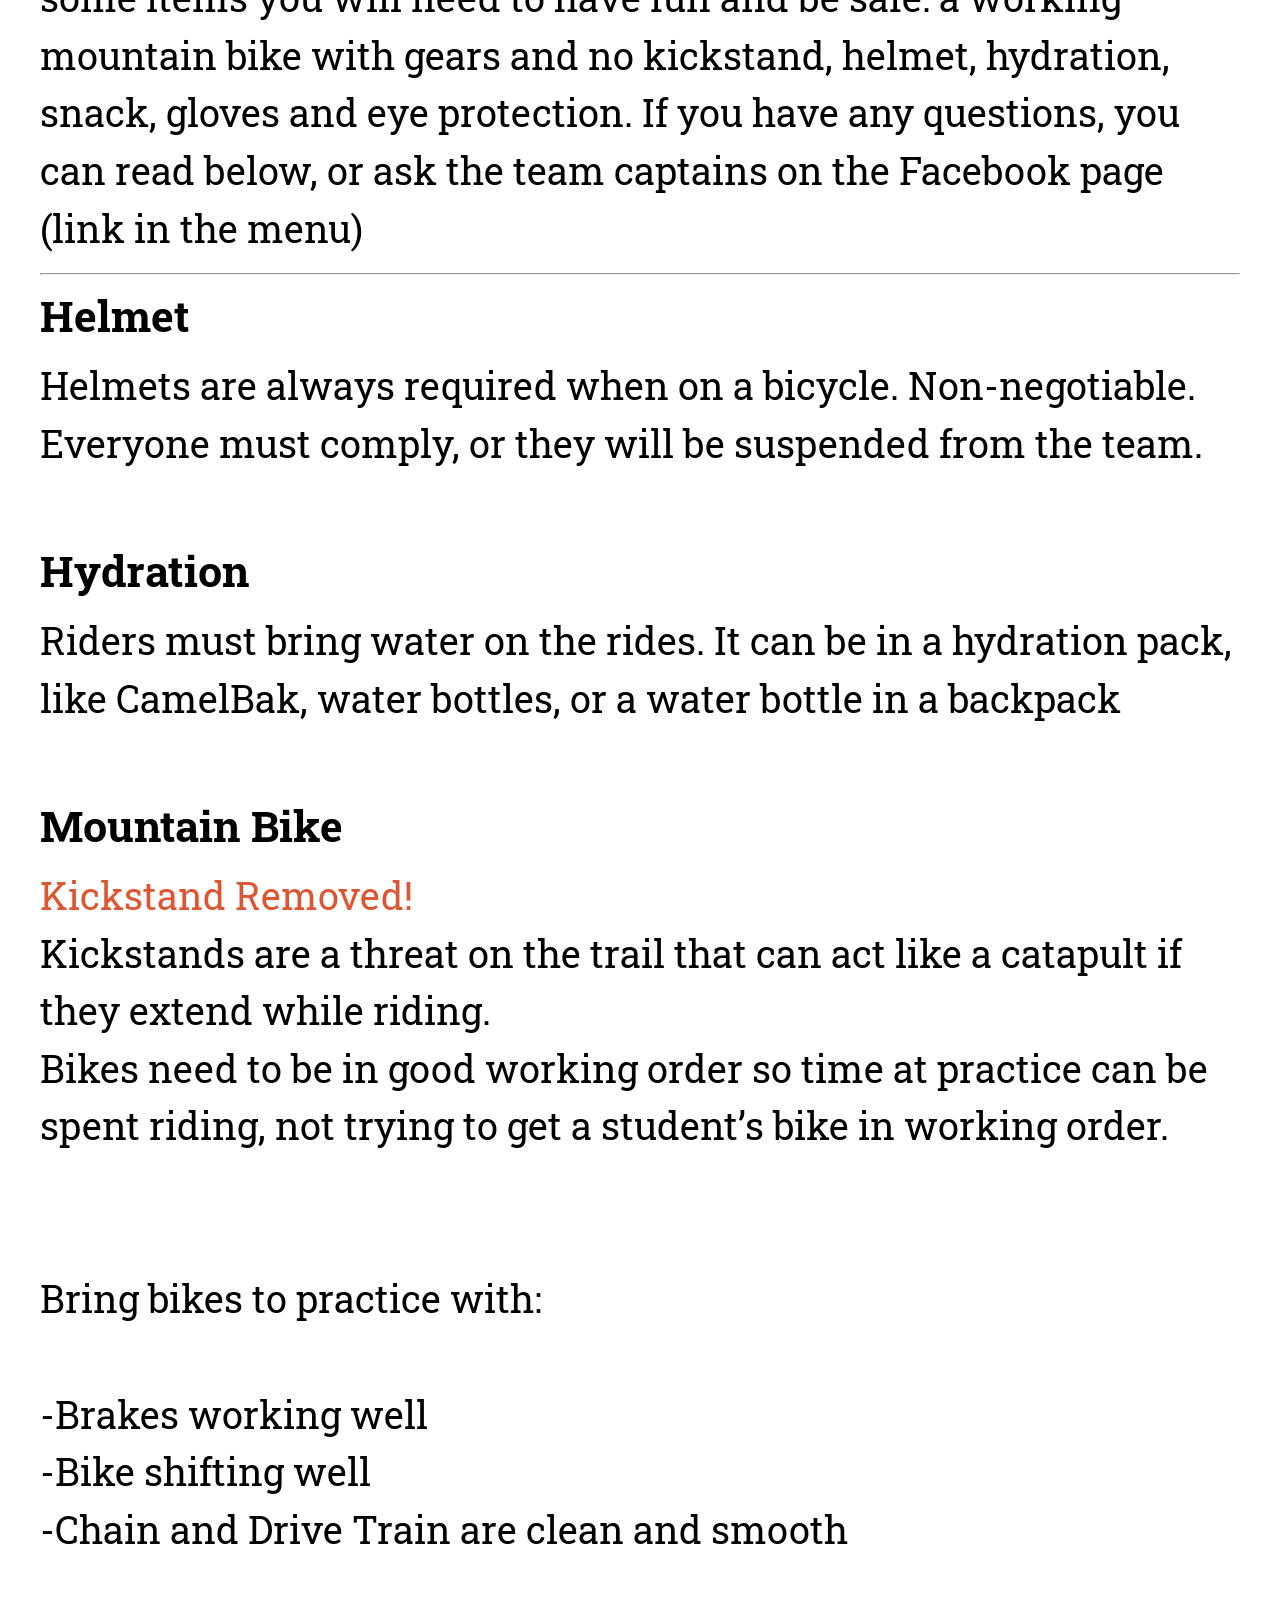
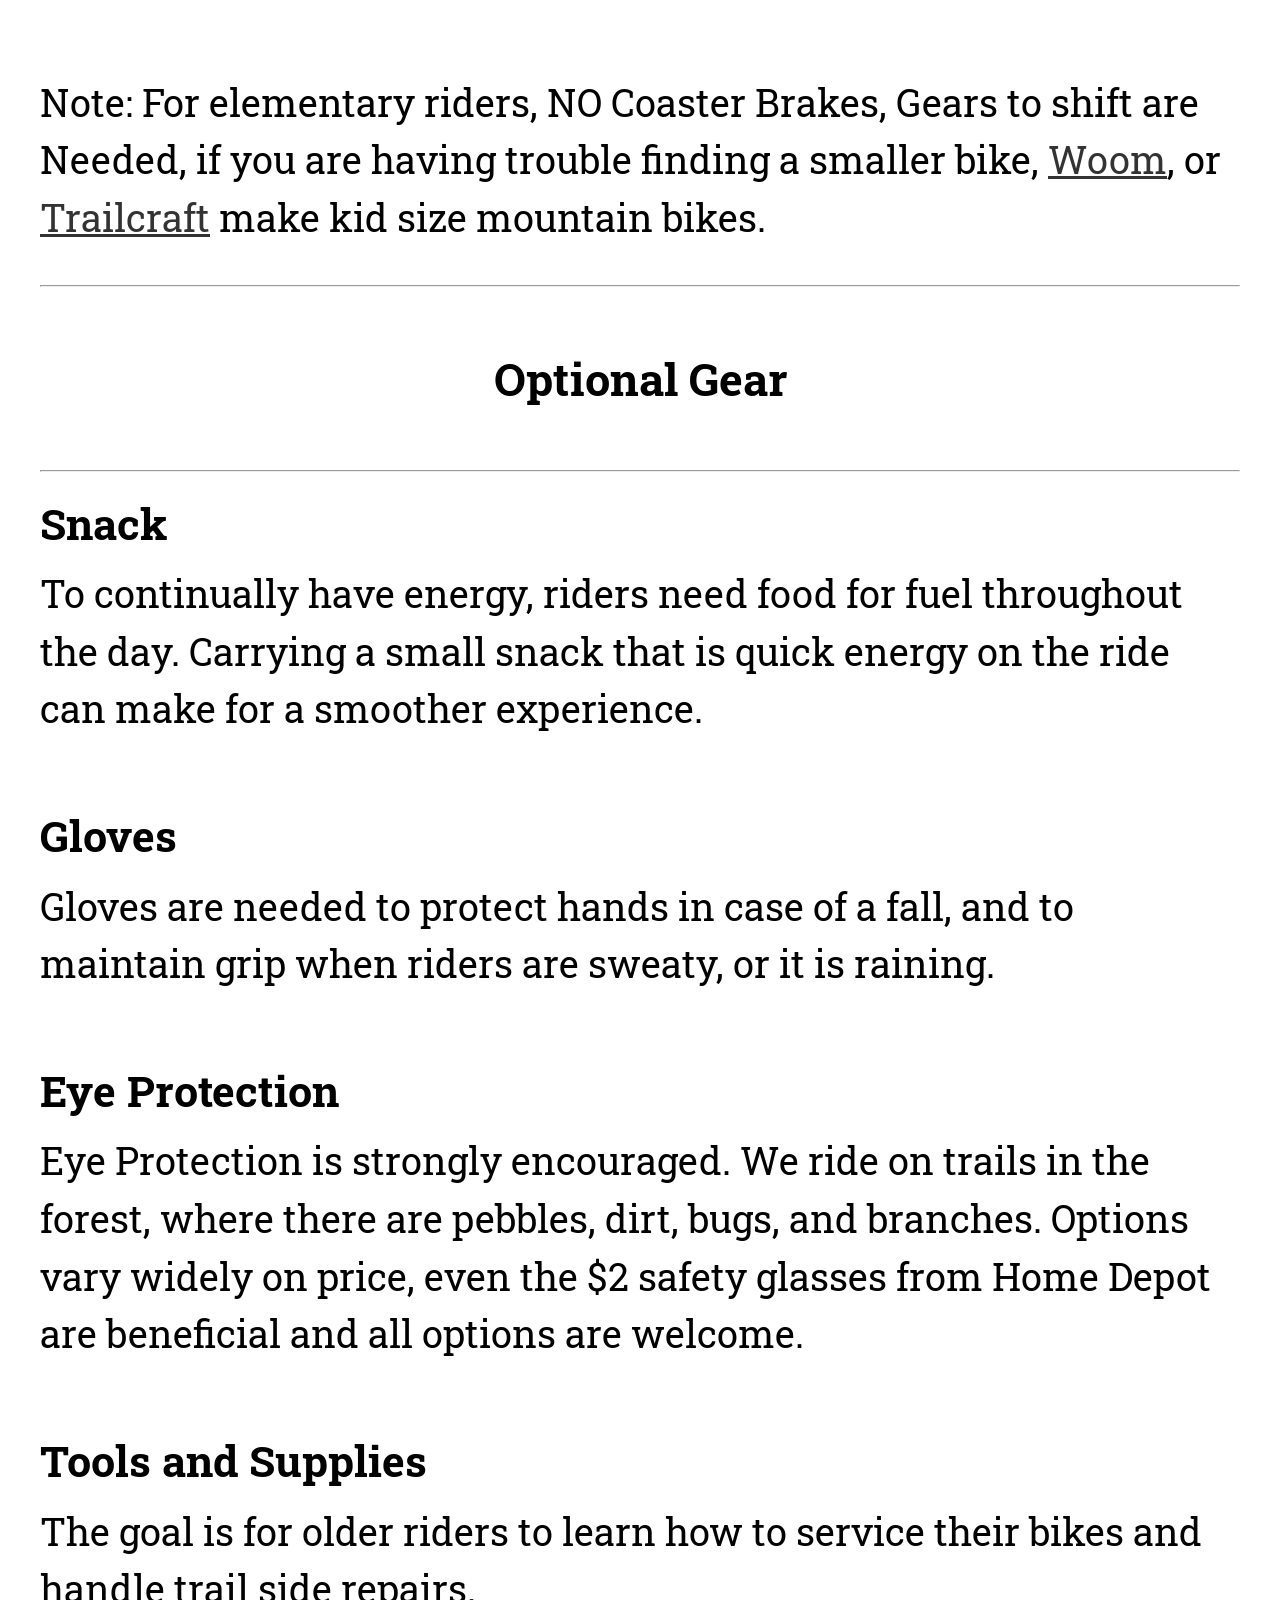
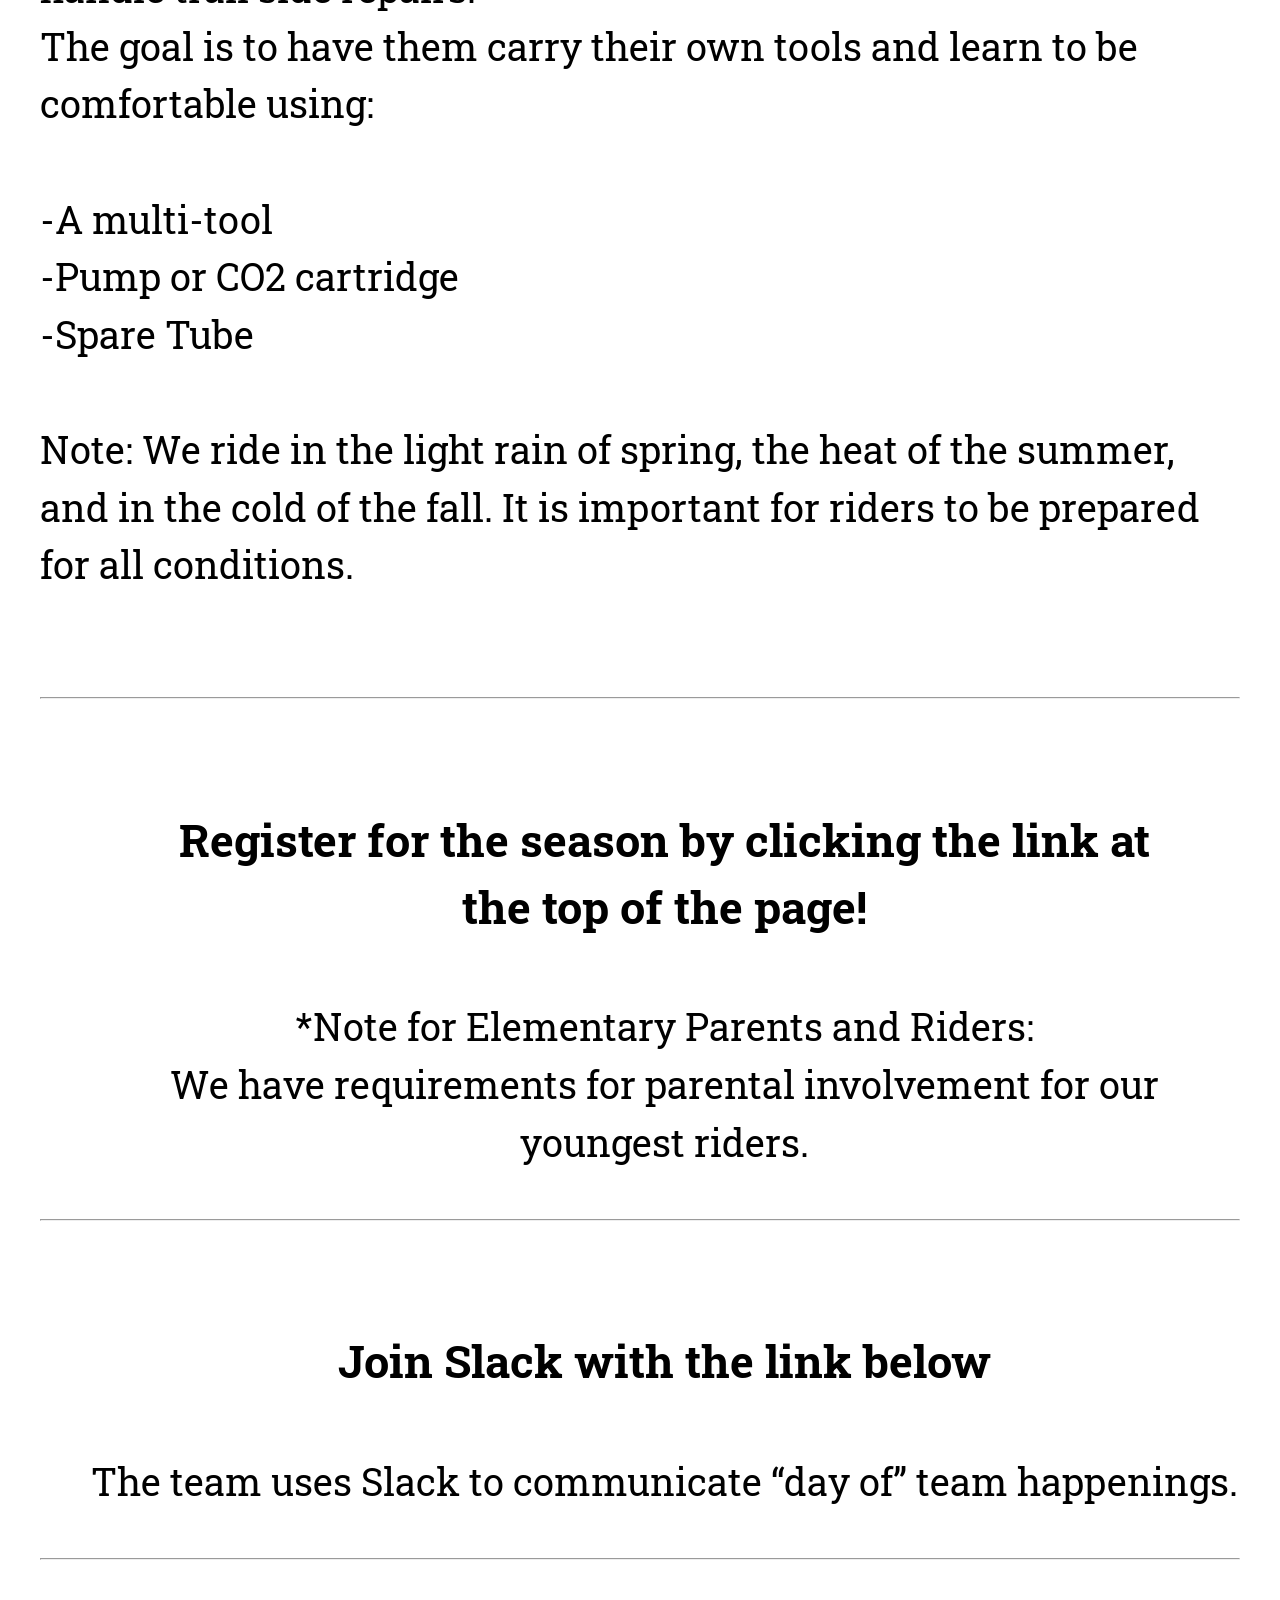
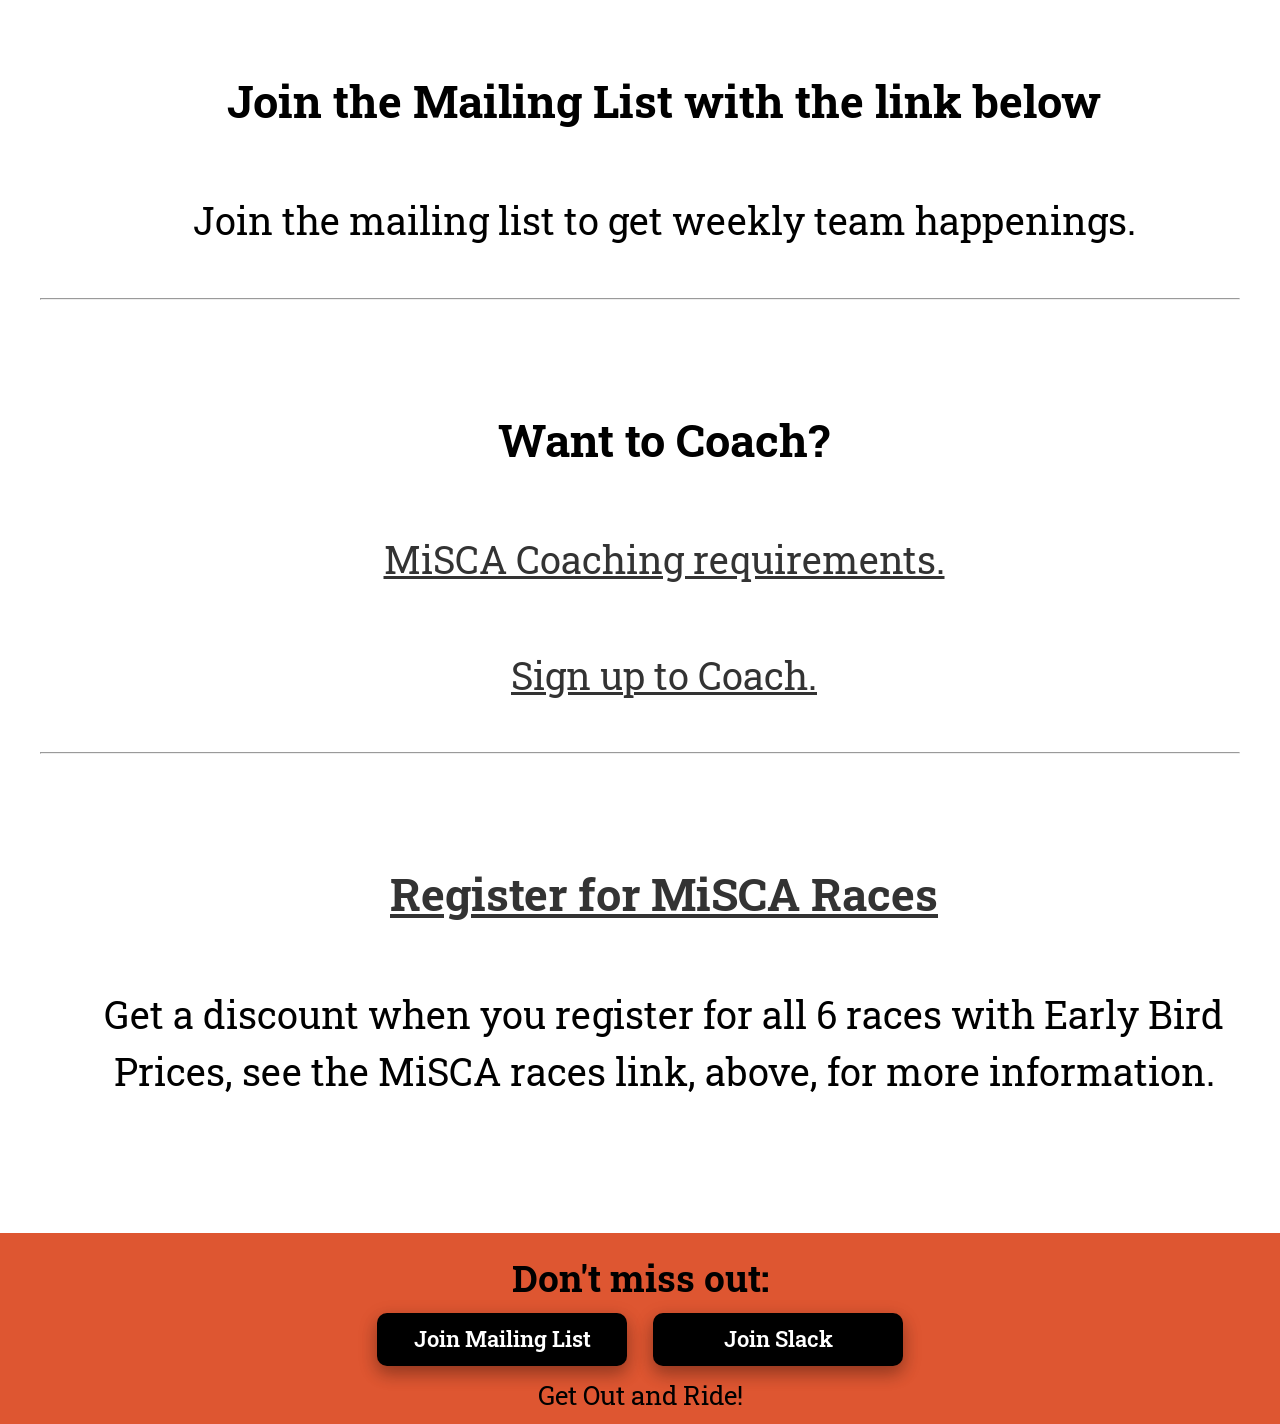
<file: join.html>
<!DOCTYPE html>
<html lang="en">
<head>
  <meta charset="UTF-8">
  <meta name="viewport" content="width=device-width, initial-scale=1.0">
  <title>Brighton Bulldogs Cycling</title>
  <link rel="stylesheet" href="DogsMTB.css">
  <link rel="shortcut icon" href="DogsMTBImages/brighton_cycling_black.png" type="image/x-icon"/>  <!--This is the favicon, the little picture on the tab-->
  <link href="https://fonts.googleapis.com/css2?family=Roboto+Slab:wght@100..900&display=swap" rel="stylesheet">
</head>
<body>
<div class="off-screen-menu">
  <ul class="dropdown">
    <li>
      <a href="index.html">Home</a>
    </li>
    <li>
      <a href="about.html">About</a>
    </li>
    <li>
      <a href="join.html">Join</a>
    </li>
    <li>
      <a href="practices.html">Practices</a>
    </li><!--
    <li>
      <a href="trails.html">Trails</a>
    </li>-->
    <li>
      <a href="FAQ.html">FAQ's</a>
    </li>
    <li>
      <a href="gallery.html">Gallery</a>
    </li>
    <li>
      <hr><br>
    </li>
    <li>
      <a href="https://miscabike.org/"><img src="DogsMTBImages/misca.png" alt="M I S C A icon" ></a>
    </li>
    <li>
      <a href="https://www.facebook.com/brightoncyclingdogs"> <img src="DogsMTBImages/facebook.png" alt="facebook icon" id="fb"></a>
      <a href="https://www.instagram.com/brightoncycling"><img src="DogsMTBImages/instagram-icon.png" alt="instagram icon" id="instagram"></a>
    </li>
    <li>
      <a href="https://www.brightonk12.com/"><img src="DogsMTBImages/BAS.png" alt="Brighton Area Schools icon" ></a>
    </li>
  </ul>
</div>
<nav class = "navbar">
  <div class = "container">
    <div class = "main-menu-sm">
      <div class = "ham-menu">
        <span></span>
        <span></span>
        <span></span>
      </div>
      <div class="menu-text">Menu</div>
    </div>
    <div class = "main-menu-sm">
    </div>
    <div class = "main-menu-sm">
      <a href = "index.html">
        <img src="DogsMTBImages/brighton_cycling_white_circle.png" alt="Brighton Bulldogs logo" id="nav-logo"/>
      </a>
    </div>
  </div>
</nav>

<!-- Main Body -->
<div class="main-content">
  <section class="main-body">
    <div class="container" id="block-text-bulldog-row">
      <div class = "row" >
        <picture class="logo"> <!--
          <source srcset="DogsMTBImages/homeBlockXL.png" media="(min-width: 1274px)">
          <source srcset="DogsMTBImages/homeBlockMd.png" media="(min-width: 768px)"> -->
          <img src="DogsMTBImages/joinBlockXL.png" id="joinBlock" alt="block lettering of Join with the logo"/>
        </picture>
      </div>
    </div> <br> <hr>
    <section class="main-body-text">
      <div class="container">
        <div class = "row" >
          <h2><a href="https://ccnbikes.com/#!/events/brighton-area-schools-2026" target="_blank" rel="noopener noreferrer"
                 class="color-this"> Register For the Season Here!</a>
          </h2>
          <br>
          <img src="DogsMTBImages/orangeBike.png" class="bike-as-bullet" alt="image of orange bike used as a break in words">

          <div class="main-paragraph">
          <h2>Join us for the Spring Kick-off Meeting:</h2>
          <div class="list-need-justified">
            <h3><span class="color-this">When:</span> April 14th 6pm</h3>
            <h3><span class="color-this">Where: </span>Brighton High School Media Center</h3>
            <h3><span class="color-this">Who:</span> You! Bring a friend! We are excited to meet you!</h3>
          </div>
        </div>
        </div>
      </div>
      <div class="container">
        <div class = "row" >
          <div class="main-paragraph"><br>
            <hr>
            <h1>Gear Needed</h1>
            <hr>
            <div class="gear-list">
              <p class="main-text">
               <b>TL;DR:</b> We love new people and are eager to help, BUT there are some
                items you will need to have fun and be safe: a working mountain bike with gears and no kickstand, helmet,
                hydration, snack, gloves and eye protection.  If you have any questions, you can read below, or ask
                the team captains on the Facebook page (link in the menu)
              </p><hr>
              <div class="list-need-justified">
                <h3>Helmet</h3>
                <p class = "main-text">
                  Helmets are always required when on a bicycle. Non-negotiable.
                  Everyone must comply, or they will be suspended from the team.
                </p><br>
              <h3>Hydration</h3>
              <p class = "main-text">
               Riders must bring water on the rides.
                It can be in a hydration pack, like CamelBak,
                water bottles, or a water bottle in a backpack
              </p><br>
              <h3>Mountain Bike</h3>
              <p class = "main-text">
                <span class="color-this">Kickstand Removed!</span> <br>
                Kickstands are a threat on the trail that can act like a catapult
                if they extend while riding. <br>
                Bikes need to be in good working order so time at practice can be
                spent riding, not trying to get a student’s bike in
                working order.
              </p><br><br>
                <p class = "main-text">
                  Bring bikes to practice with:<br><br>
                    -Brakes working well <br>
                    -Bike shifting well<br>
                    -Chain and Drive Train are
                     clean and smooth
                  </p><br><br>
              <p class="main-text">
                Note: For elementary riders, NO Coaster Brakes,
                Gears to shift are Needed, if you are having trouble finding a
                smaller bike, <a href ="https://woom.com/en_US/"> Woom</a>, or <a href="https://www.trailcraftcycles.com/" >Trailcraft</a> make kid size mountain bikes.
              </p>

            <hr>
              <h2 class="center-text">Optional Gear</h2>
                <hr>
                <h3>Snack </h3>
                <p class = "main-text">
                  To continually have energy, riders need food for fuel throughout the day.
                  Carrying a small snack that is quick energy on the ride can make
                  for a smoother experience.
                </p><br>
                <h3>Gloves</h3>
                <p class = "main-text">
                  Gloves are needed to protect hands in case of a fall,
                  and to maintain grip when riders are sweaty, or it is raining.
                </p><br>
              <h3>Eye Protection</h3>
              <p class = "main-text">
                Eye Protection is strongly encouraged. We ride on trails in the forest,
                where there are pebbles, dirt, bugs, and branches. Options vary widely
                on price, even the $2 safety glasses from Home Depot are beneficial
                and all options are welcome.
              </p><br>
              <h3>Tools and Supplies</h3>
              <p class = "main-text">
                The goal is for older riders to learn how to service their
                bikes and handle trail side repairs. <br>The goal is to have them carry their own tools and learn to
                be comfortable using:<br><br>

                -A multi-tool<br>
                -Pump or CO2 cartridge<br>
                -Spare Tube<br>

              <br>
              <p class="main-text">
                Note: We ride in the light rain of spring, the heat of the summer,
                and in the cold of the fall. It is important for riders to be
                prepared for all conditions.
              </p><br>
            </div>
            </div>
          </div>
        </div>
      </div>
      <div class="container">
        <div class = "row" >
          <div class="main-paragraph">
            <div class="row">
            <hr>
            <div class="column-text">
              <h2>Register for the season by clicking the link at the top of the page!</h2>
              <p class = "main-text">
                *Note for Elementary Parents and Riders:<br>
                We have requirements for parental involvement for our youngest riders.
            </div>
            <hr>
            <div class="column-text">
              <h2>Join Slack with the link below</h2>
              <p class = "main-text">
                The team uses Slack to communicate “day of” team happenings.
            </div>
            <hr class="hr">
            <div class="column-text">
              <h2>
                Join the Mailing List with the link below</h2>
              <p class = "main-text">
                Join the mailing list to get weekly team happenings.
            </div>
            <hr>
            <div class="column-text">
              <h2>Want to Coach?</h2>
              <p class = "main-text">
                <a href="https://miscabike.org/coaching/" target="_blank" rel="noopener noreferrer" > MiSCA Coaching requirements.</a><br><br>

                <a href="https://ccnbikes.com/#!/memberships/michigan-scholastic-cycling-association" target="_blank" rel="noopener noreferrer" >
                  Sign up to Coach.</a>
            </div>
            <hr>
            <div class="column-text">
              <h2>
                <a href="https://miscabike.org/misca-race-series/" target="_blank" rel="noopener noreferrer" >Register for MiSCA Races</a></h2>
              <p class = "main-text">
                Get a discount when you register for all 6 races with Early Bird Prices,
                see the MiSCA races link, above, for more information.            </div>
          </div>
        </div>
      </div>
      </div>
    </section>
  </section>
  <section class="footer">
    <div class="footer-container">
      <h4> Don't miss out:</h4>
      <a href="https://87o8f.r.sp1-brevo.net/mk/cl/f/sh/6rqJfgq8dINmNXWYrb9DLOtTGRY/DPPogqeG3BLH" target="_blank" rel="noopener noreferrer" class="button-link">Join Mailing List</a>
      <a href="https://brightoncyclingclub.slack.com/join/shared_invite/zt-1sflc7k1y-lbnVM7vTVqlpGs3AbDWNXA#/shared-invite/email" target="_blank" rel="noopener noreferrer" class="button-link">Join Slack</a>
    </div>
    <div class="footer-container">
      <p >Get Out and Ride!</p>
    </div>
  </section>
</div>

<script src="DogsMTB.js"></script>
</body>
</html>
</file>
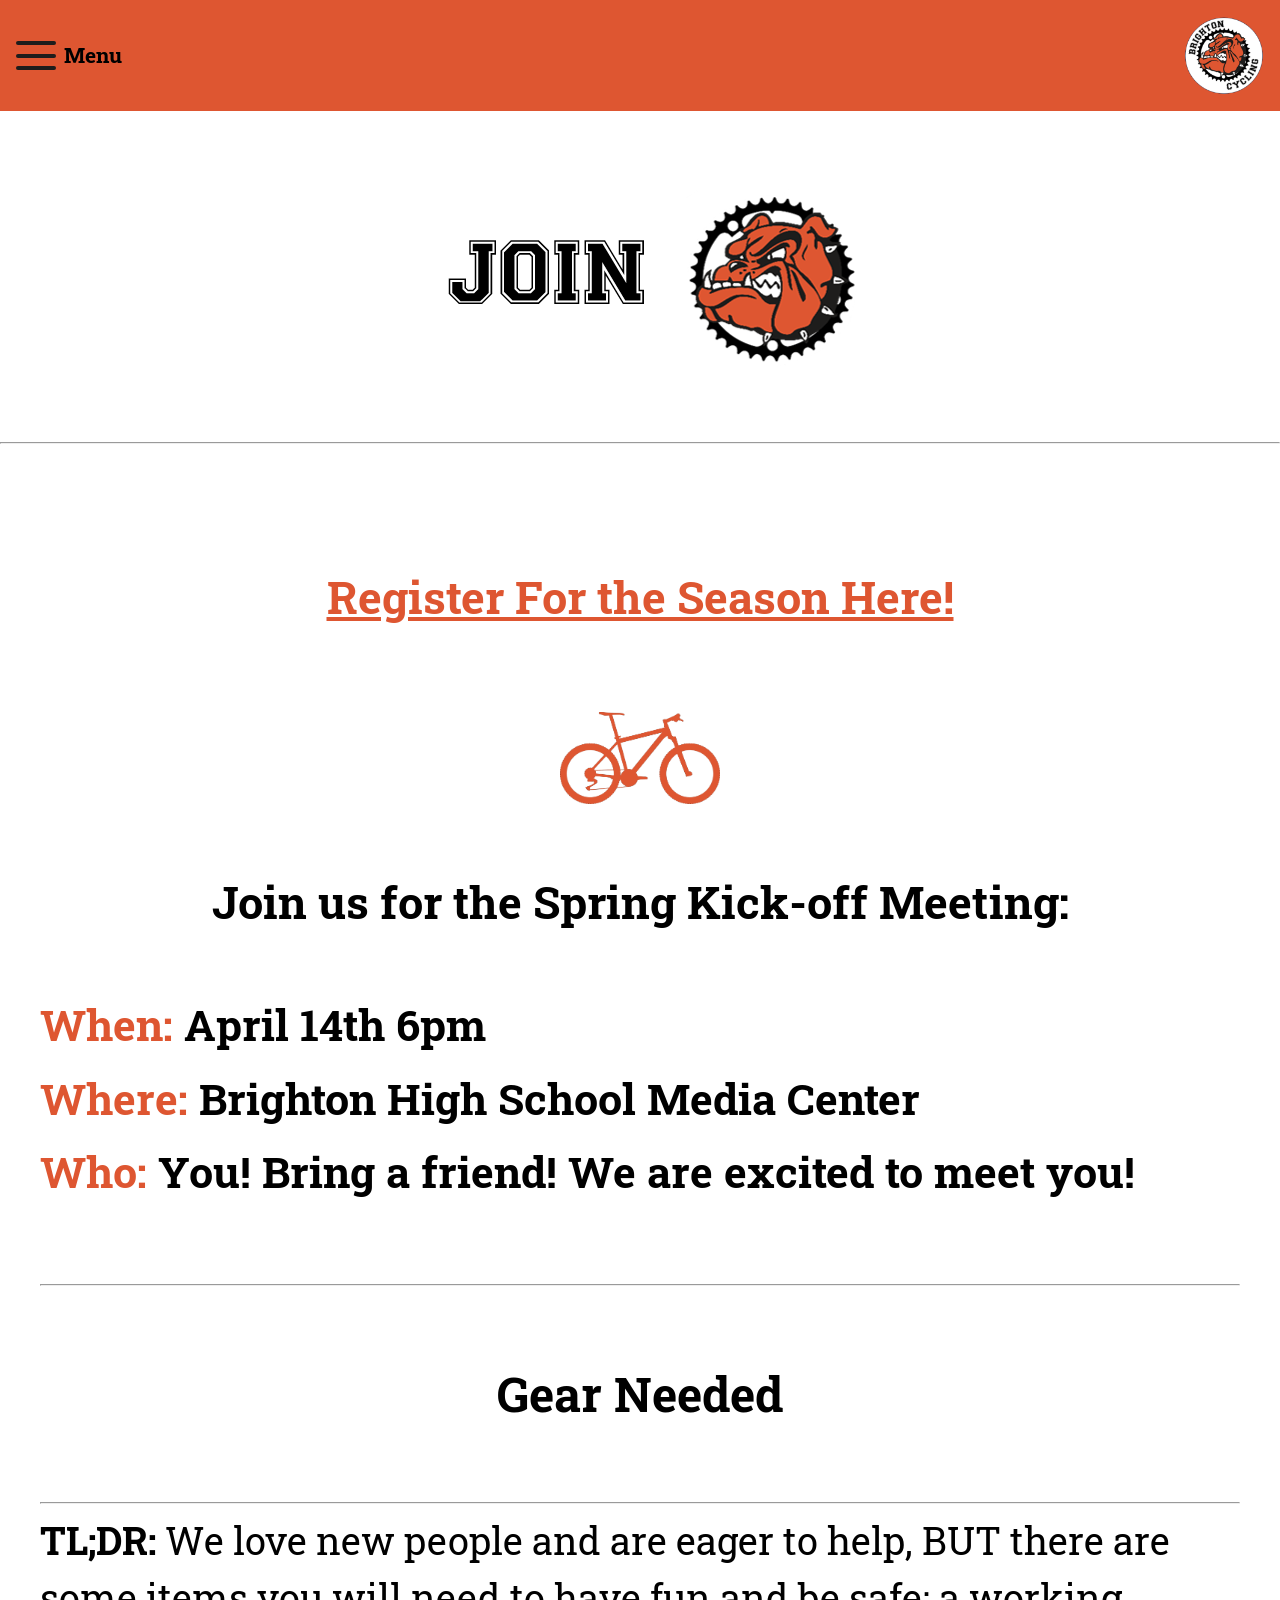
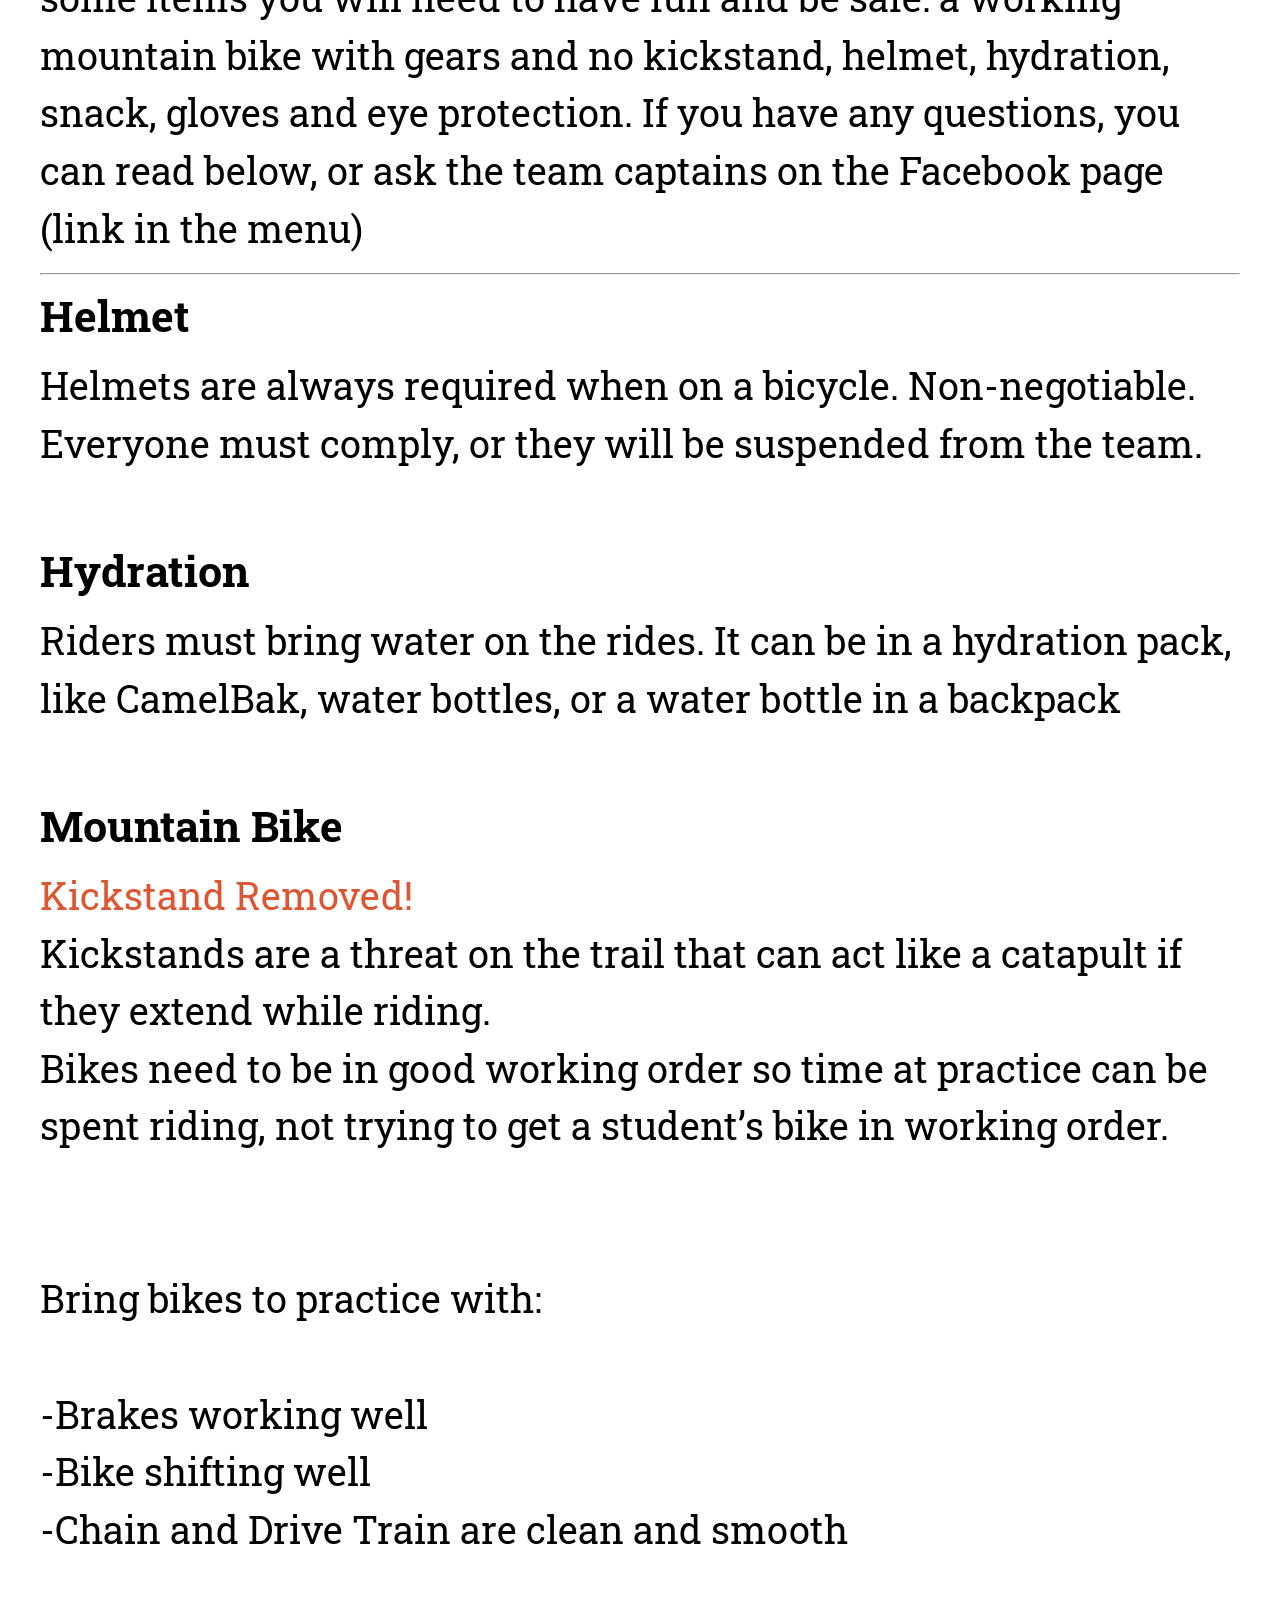
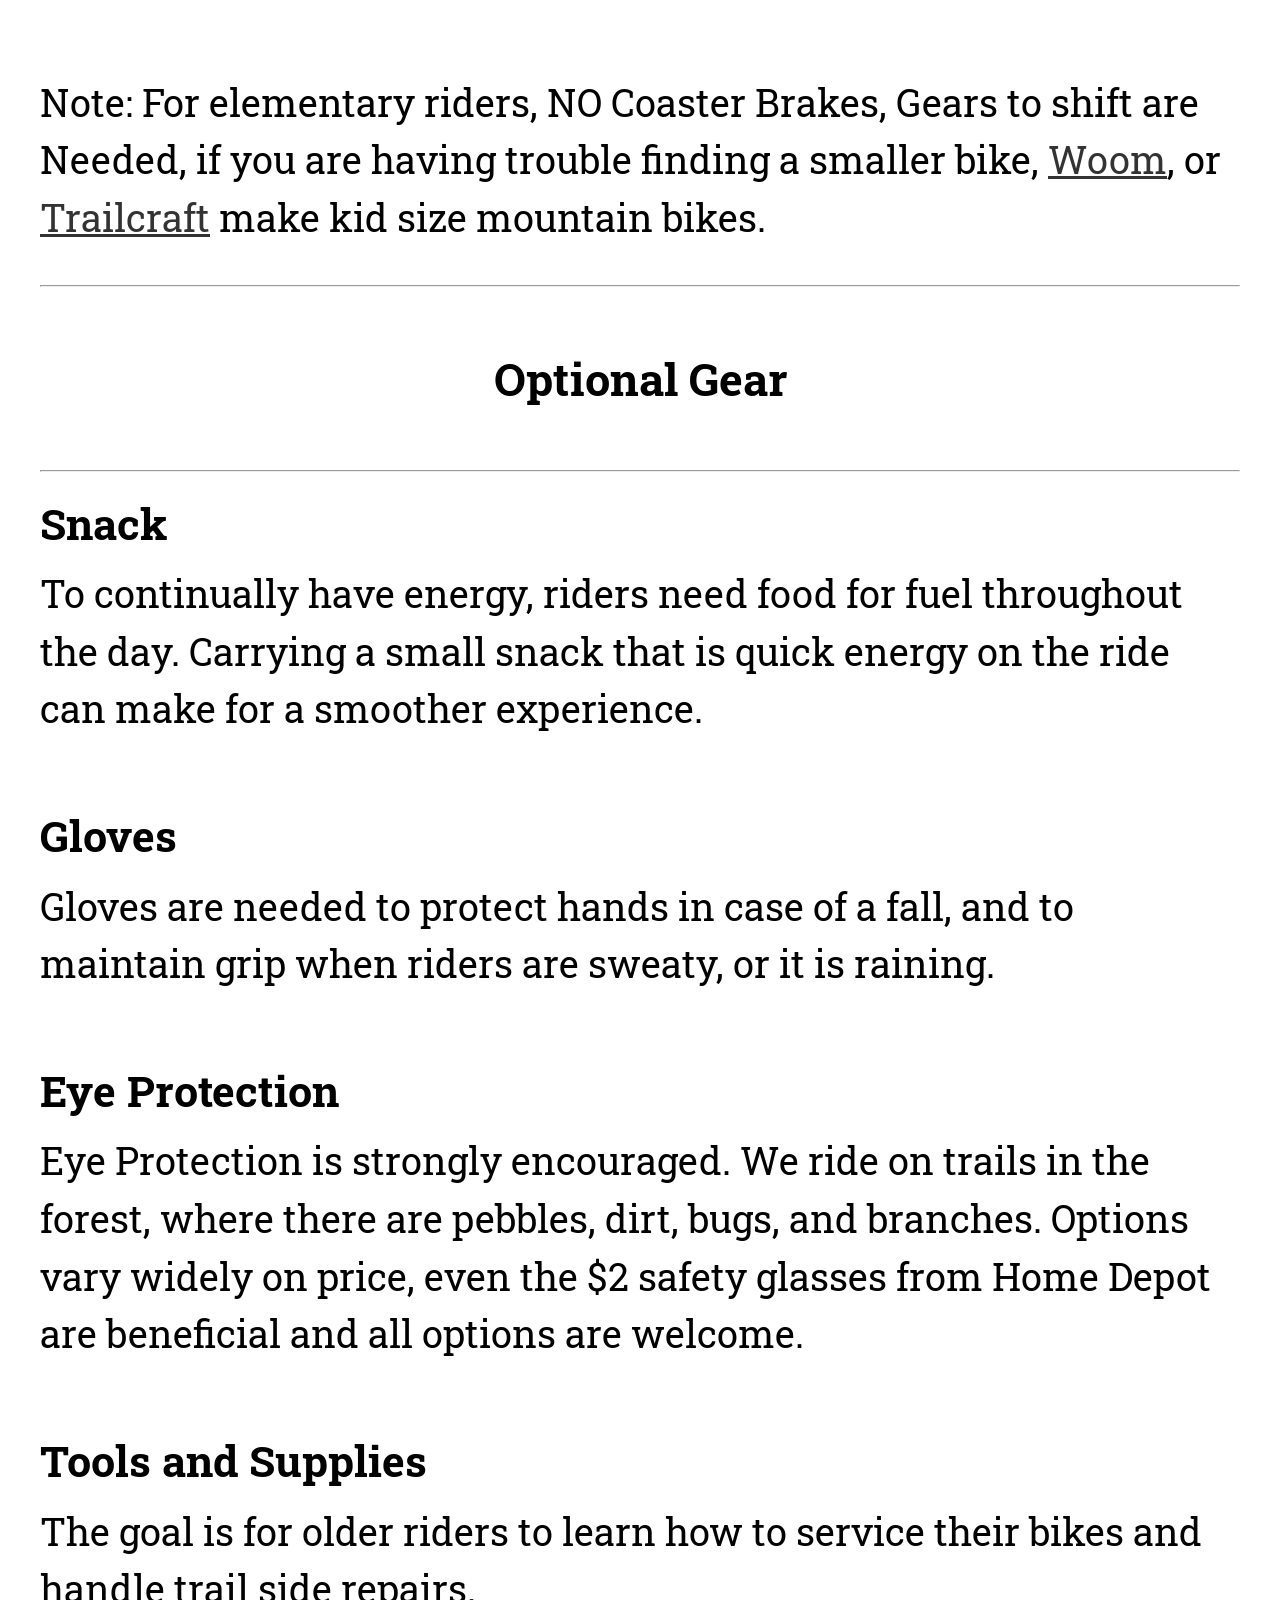
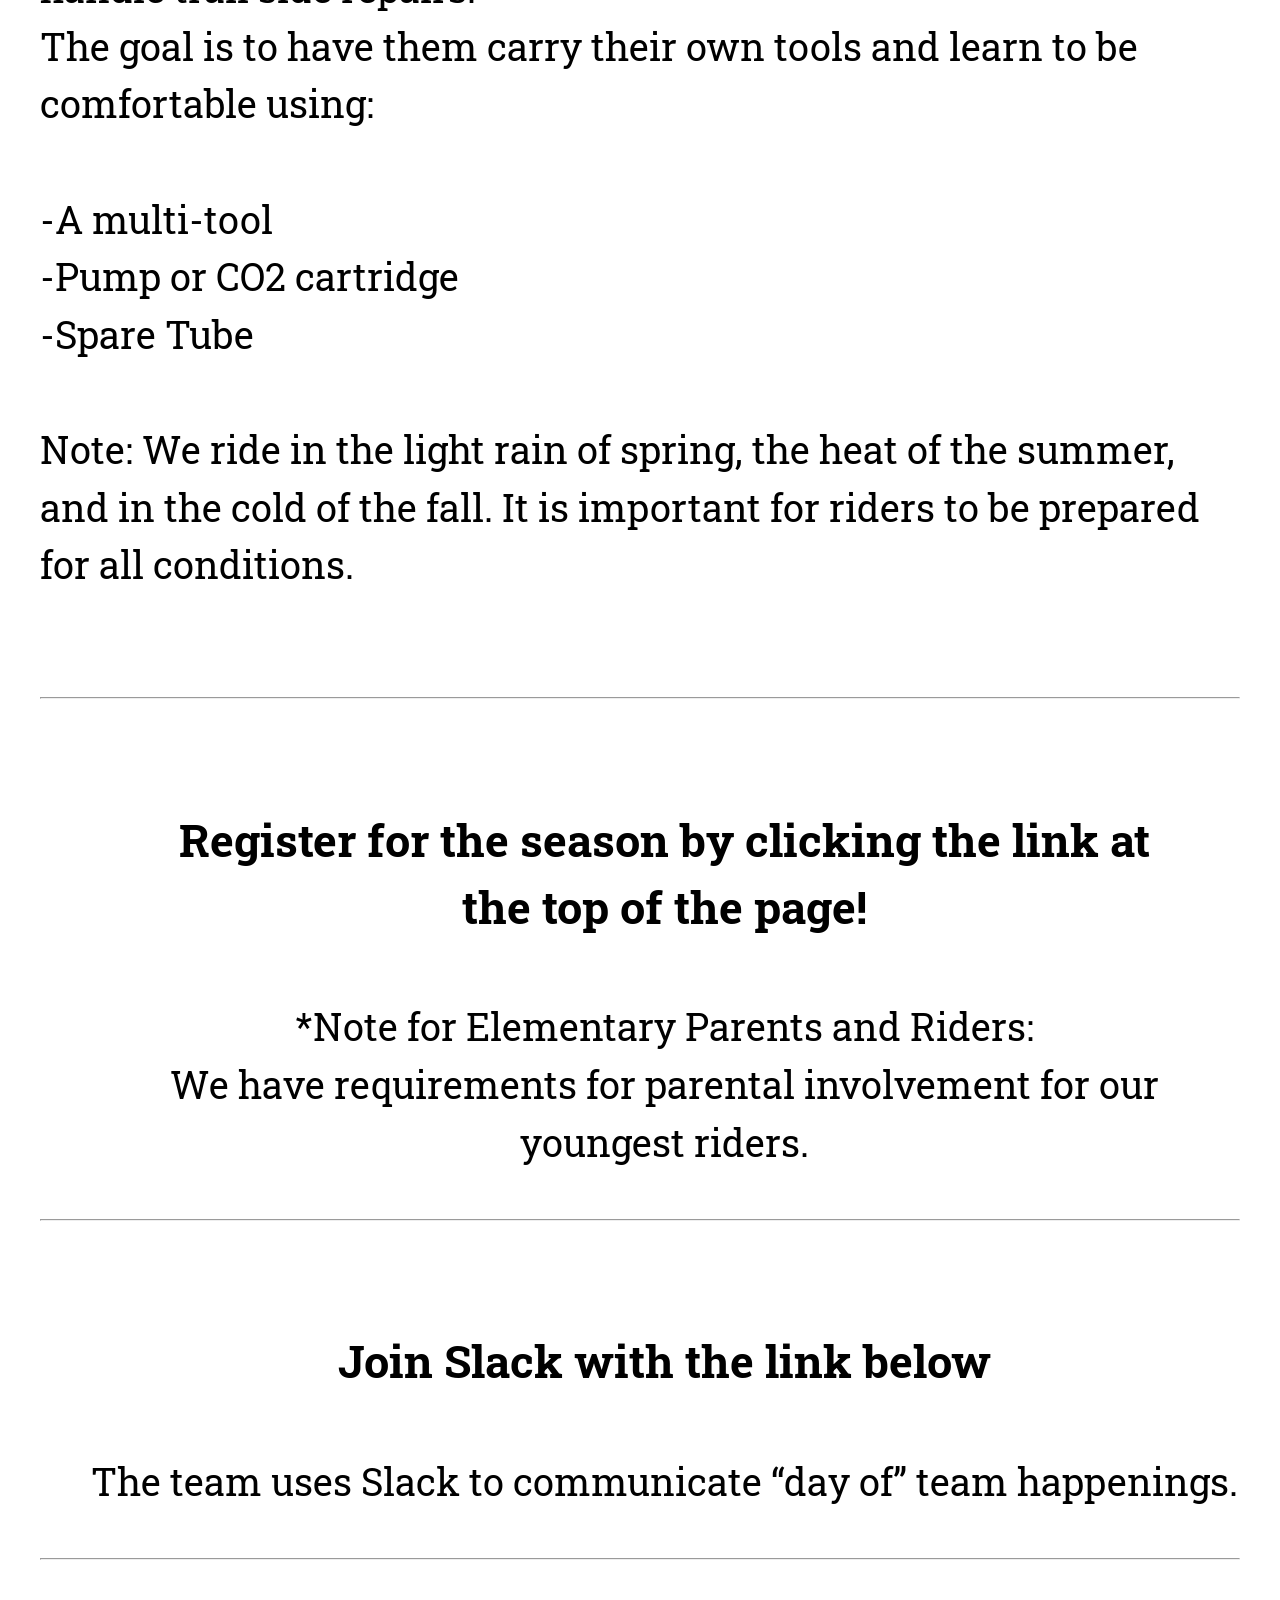
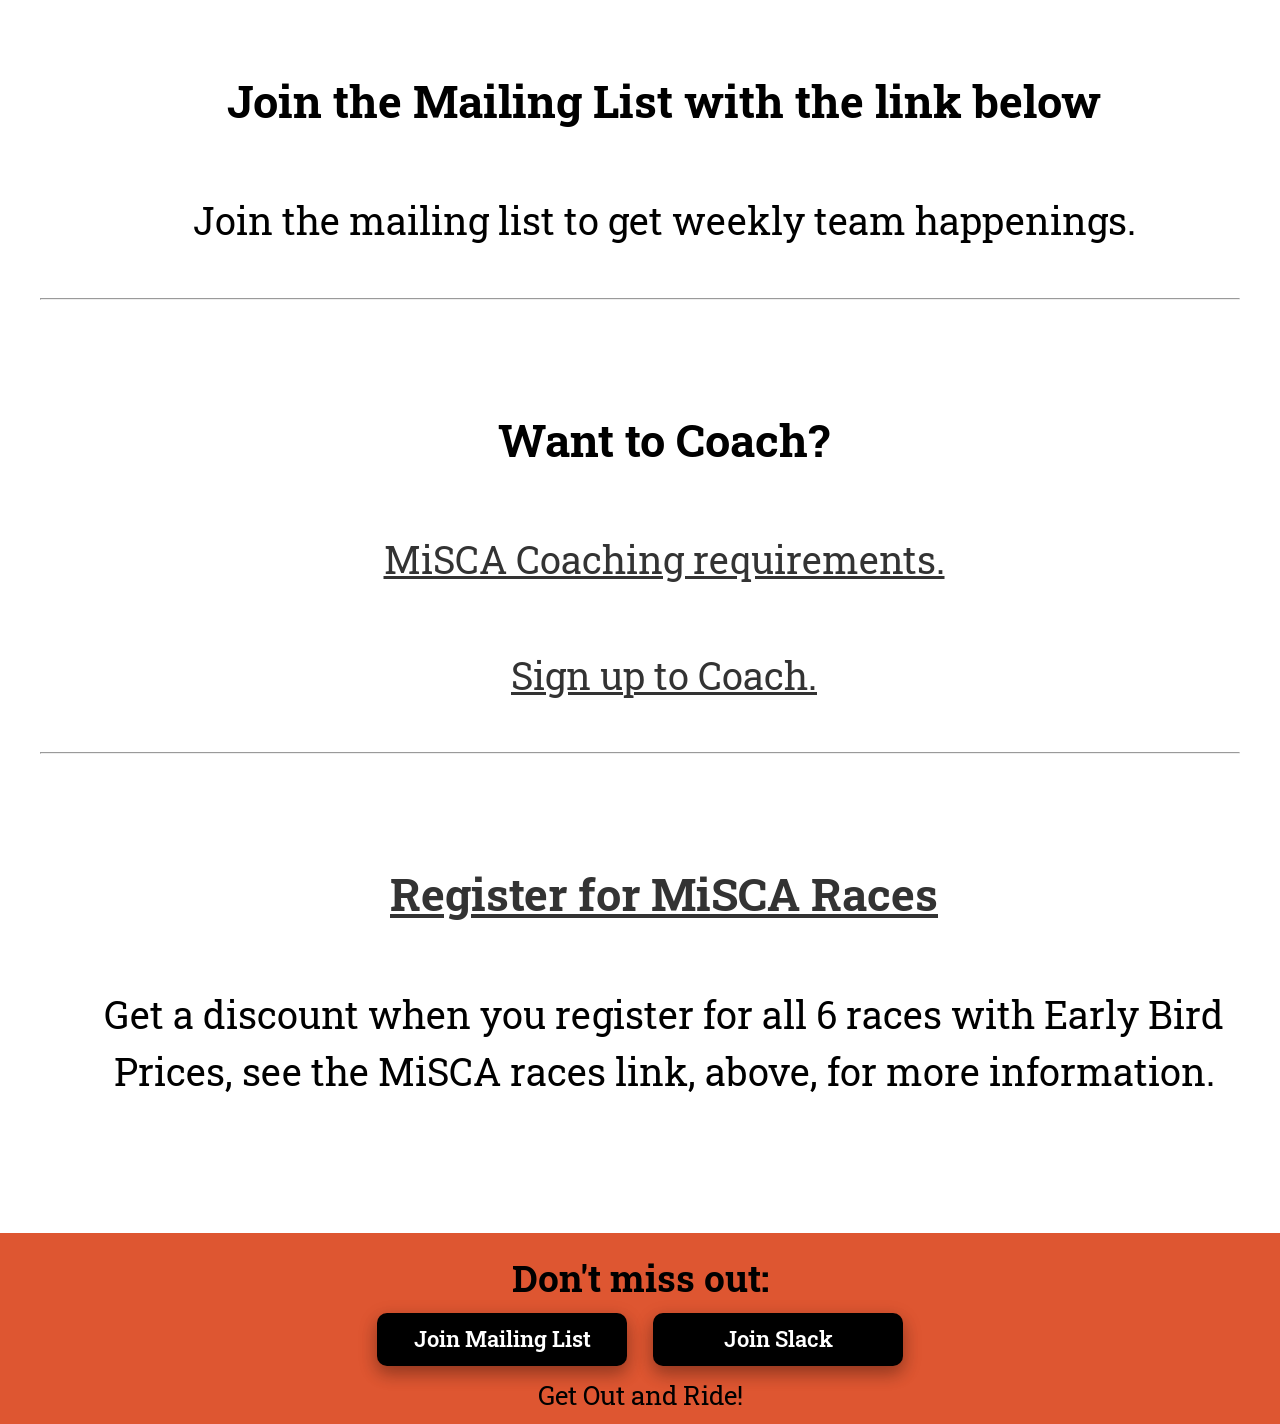
<file: JoinDogsMTB.html>
<!DOCTYPE html>
<html lang="en">
<head>
  <meta charset="UTF-8">
  <meta name="viewport" content="width=device-width, initial-scale=1.0">
  <title>Brighton Bulldogs Cycling</title>
  <link rel="stylesheet" href="DogsMTB.css">
  <link rel="shortcut icon" href="DogsMTBImages/brighton_cycling_black.png" type="image/x-icon"/>  <!--This is the favicon, the little picture on the tab-->
  <link href="https://fonts.googleapis.com/css2?family=Roboto+Slab:wght@100..900&display=swap" rel="stylesheet">
</head>
<body>
<div class="off-screen-menu">
  <ul class="dropdown">
    <li>
      <a href="index.html">Home</a>
    </li>
    <li>
      <a href="AboutDogsMTB.html">About</a>
    </li>
    <li>
      <a href="JoinDogsMTB.html">Join</a>
    </li>
    <li>
      <a href="PracticesDogsMTB.html">Practices</a>
    </li><!--
    <li>
      <a href="TrailsDogsMTB.html">Trails</a>
    </li>-->
    <li>
      <a href="FAQsDogsMTB.html">FAQ's</a>
    </li>
    <li>
      <a href="GalleryDogsMTB.html">Gallery</a>
    </li>
    <li>
      <hr><br>
    </li>
    <li>
      <a href="https://miscabike.org/"><img src="DogsMTBImages/misca.png" alt="M I S C A icon" ></a>
    </li>
    <li>
      <a href="https://www.facebook.com/brightoncyclingdogs"> <img src="DogsMTBImages/facebook.png" alt="facebook icon" id="fb"></a>
      <a href="https://www.instagram.com/brightoncycling"><img src="DogsMTBImages/instagram-icon.png" alt="instagram icon" id="instagram"></a>
    </li>
    <li>
      <a href="https://www.brightonk12.com/"><img src="DogsMTBImages/BAS.png" alt="Brighton Area Schools icon" ></a>
    </li>
  </ul>
</div>
<nav class = "navbar">
  <div class = "container">
    <div class = "main-menu-sm">
      <div class = "ham-menu">
        <span></span>
        <span></span>
        <span></span>
      </div>
      <div class="menu-text">Menu</div>
    </div>
    <div class = "main-menu-sm">
    </div>
    <div class = "main-menu-sm">
      <a href = "index.html">
        <img src="DogsMTBImages/brighton_cycling_white_circle.png" alt="Brighton Bulldogs logo" id="nav-logo"/>
      </a>
    </div>
  </div>
</nav>

<!-- Main Body -->
<div class="main-content">
  <section class="main-body">
    <div class="container" id="block-text-bulldog-row">
      <div class = "row" >
        <picture class="logo"> <!--
          <source srcset="DogsMTBImages/homeBlockXL.png" media="(min-width: 1274px)">
          <source srcset="DogsMTBImages/homeBlockMd.png" media="(min-width: 768px)"> -->
          <img src="DogsMTBImages/joinBlockXL.png" id="joinBlock" alt="block lettering of Join with the logo"/>
        </picture>
      </div>
    </div> <br> <hr>
    <section class="main-body-text">
      <div class="container">
        <div class = "row" >
          <h2><a href="https://ccnbikes.com/#!/events/brighton-area-schools-2026" target="_blank" rel="noopener noreferrer"
                 class="color-this"> Register For the Season Here!</a>
          </h2>
          <br>
          <img src="DogsMTBImages/orangeBike.png" class="bike-as-bullet" alt="image of orange bike used as a break in words">

          <div class="main-paragraph">
          <h2>Join us for the Spring Kick-off Meeting:</h2>
          <div class="list-need-justified">
            <h3><span class="color-this">When:</span> April 14th 6pm</h3>
            <h3><span class="color-this">Where: </span>Brighton High School Media Center</h3>
            <h3><span class="color-this">Who:</span> You! Bring a friend! We are excited to meet you!</h3>
          </div>
        </div>
        </div>
      </div>
      <div class="container">
        <div class = "row" >
          <div class="main-paragraph"><br>
            <hr>
            <h1>Gear Needed</h1>
            <hr>
            <div class="gear-list">
              <p class="main-text">
               <b>TL;DR:</b> We love new people and are eager to help, BUT there are some
                items you will need to have fun and be safe: a working mountain bike with gears and no kickstand, helmet,
                hydration, snack, gloves and eye protection.  If you have any questions, you can read below, or ask
                the team captains on the Facebook page (link in the menu)
              </p><hr>
              <div class="list-need-justified">
                <h3>Helmet</h3>
                <p class = "main-text">
                  Helmets are always required when on a bicycle. Non-negotiable.
                  Everyone must comply, or they will be suspended from the team.
                </p><br>
              <h3>Hydration</h3>
              <p class = "main-text">
               Riders must bring water on the rides.
                It can be in a hydration pack, like CamelBak,
                water bottles, or a water bottle in a backpack
              </p><br>
              <h3>Mountain Bike</h3>
              <p class = "main-text">
                <span class="color-this">Kickstand Removed!</span> <br>
                Kickstands are a threat on the trail that can act like a catapult
                if they extend while riding. <br>
                Bikes need to be in good working order so time at practice can be
                spent riding, not trying to get a student’s bike in
                working order.
              </p><br><br>
                <p class = "main-text">
                  Bring bikes to practice with:<br><br>
                    -Brakes working well <br>
                    -Bike shifting well<br>
                    -Chain and Drive Train are
                     clean and smooth
                  </p><br><br>
              <p class="main-text">
                Note: For elementary riders, NO Coaster Brakes,
                Gears to shift are Needed, if you are having trouble finding a
                smaller bike, <a href ="https://woom.com/en_US/"> Woom</a>, or <a href="https://www.trailcraftcycles.com/" >Trailcraft</a> make kid size mountain bikes.
              </p>

            <hr>
              <h2 class="center-text">Optional Gear</h2>
                <hr>
                <h3>Snack </h3>
                <p class = "main-text">
                  To continually have energy, riders need food for fuel throughout the day.
                  Carrying a small snack that is quick energy on the ride can make
                  for a smoother experience.
                </p><br>
                <h3>Gloves</h3>
                <p class = "main-text">
                  Gloves are needed to protect hands in case of a fall,
                  and to maintain grip when riders are sweaty, or it is raining.
                </p><br>
              <h3>Eye Protection</h3>
              <p class = "main-text">
                Eye Protection is strongly encouraged. We ride on trails in the forest,
                where there are pebbles, dirt, bugs, and branches. Options vary widely
                on price, even the $2 safety glasses from Home Depot are beneficial
                and all options are welcome.
              </p><br>
              <h3>Tools and Supplies</h3>
              <p class = "main-text">
                The goal is for older riders to learn how to service their
                bikes and handle trail side repairs. <br>The goal is to have them carry their own tools and learn to
                be comfortable using:<br><br>

                -A multi-tool<br>
                -Pump or CO2 cartridge<br>
                -Spare Tube<br>

              <br>
              <p class="main-text">
                Note: We ride in the light rain of spring, the heat of the summer,
                and in the cold of the fall. It is important for riders to be
                prepared for all conditions.
              </p><br>
            </div>
            </div>
          </div>
        </div>
      </div>
      <div class="container">
        <div class = "row" >
          <div class="main-paragraph">
            <div class="row">
            <hr>
            <div class="column-text">
              <h2>Register for the season by clicking the link at the top of the page!</h2>
              <p class = "main-text">
                *Note for Elementary Parents and Riders:<br>
                We have requirements for parental involvement for our youngest riders.
            </div>
            <hr>
            <div class="column-text">
              <h2>Join Slack with the link below</h2>
              <p class = "main-text">
                The team uses Slack to communicate “day of” team happenings.
            </div>
            <hr class="hr">
            <div class="column-text">
              <h2>
                Join the Mailing List with the link below</h2>
              <p class = "main-text">
                Join the mailing list to get weekly team happenings.
            </div>
            <hr>
            <div class="column-text">
              <h2>Want to Coach?</h2>
              <p class = "main-text">
                <a href="https://miscabike.org/coaching/" target="_blank" rel="noopener noreferrer" > MiSCA Coaching requirements.</a><br><br>

                <a href="https://ccnbikes.com/#!/memberships/michigan-scholastic-cycling-association" target="_blank" rel="noopener noreferrer" >
                  Sign up to Coach.</a>
            </div>
            <hr>
            <div class="column-text">
              <h2>
                <a href="https://miscabike.org/misca-race-series/" target="_blank" rel="noopener noreferrer" >Register for MiSCA Races</a></h2>
              <p class = "main-text">
                Get a discount when you register for all 6 races with Early Bird Prices,
                see the MiSCA races link, above, for more information.            </div>
          </div>
        </div>
      </div>
      </div>
    </section>
  </section>
  <section class="footer">
    <div class="footer-container">
      <h4> Don't miss out:</h4>
      <a href="https://87o8f.r.sp1-brevo.net/mk/cl/f/sh/6rqJfgq8dINmNXWYrb9DLOtTGRY/DPPogqeG3BLH" target="_blank" rel="noopener noreferrer" class="button-link">Join Mailing List</a>
      <a href="https://brightoncyclingclub.slack.com/join/shared_invite/zt-1sflc7k1y-lbnVM7vTVqlpGs3AbDWNXA#/shared-invite/email" target="_blank" rel="noopener noreferrer" class="button-link">Join Slack</a>
    </div>
    <div class="footer-container">
      <p >Get Out and Ride!</p>
    </div>
  </section>
</div>

<script src="DogsMTB.js"></script>
</body>
</html>
</file>
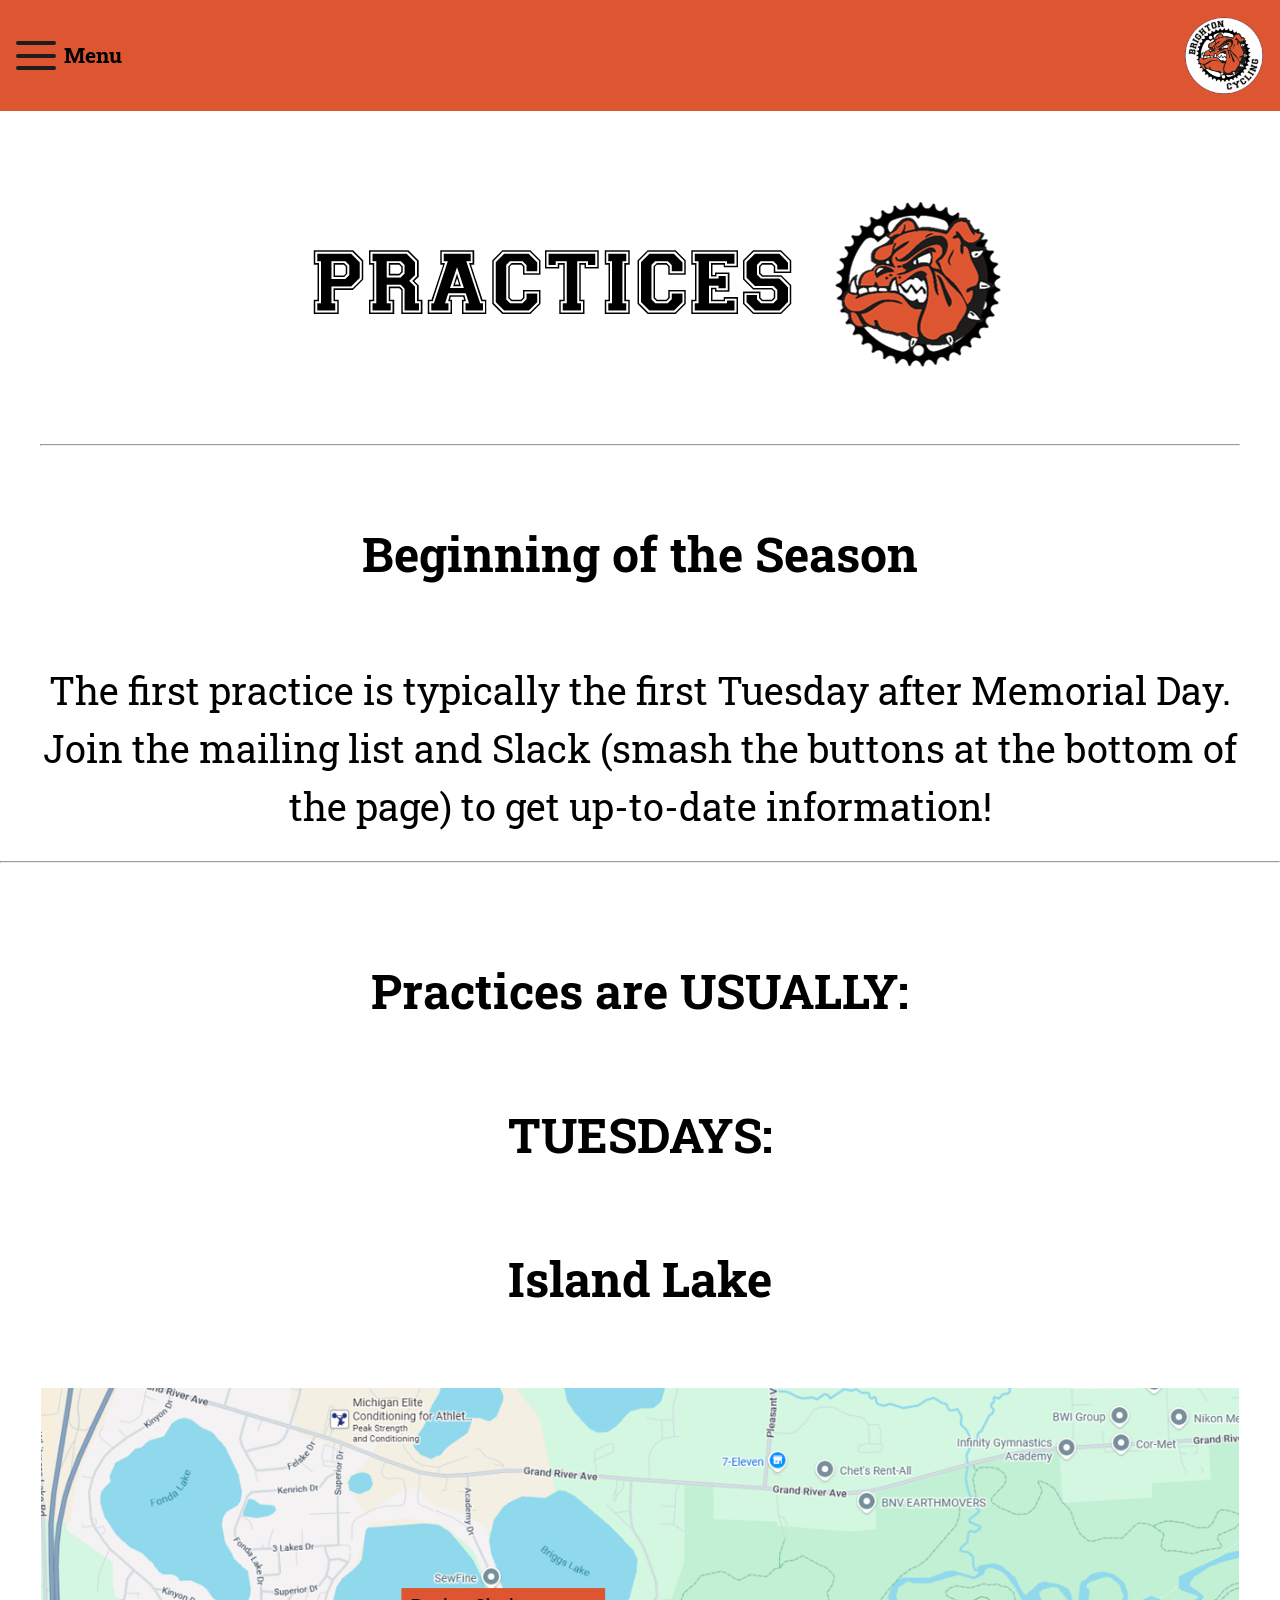
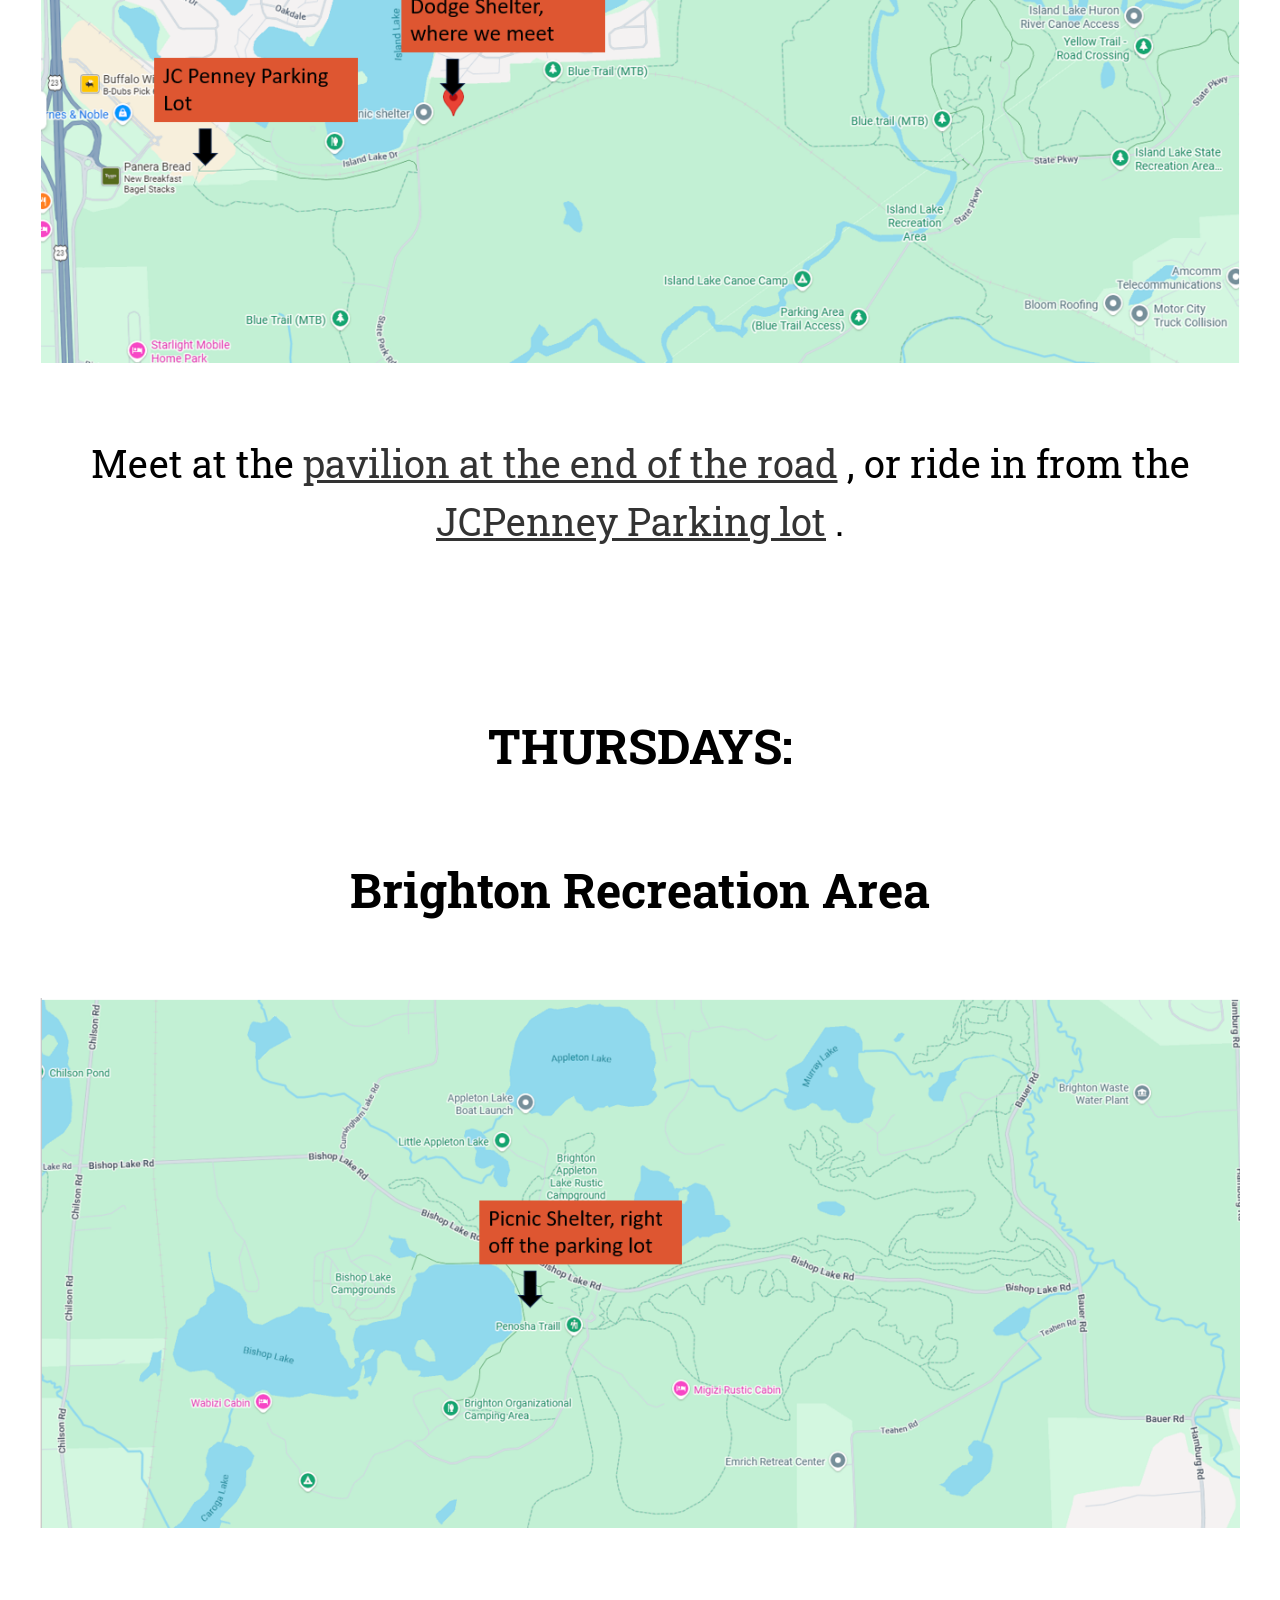
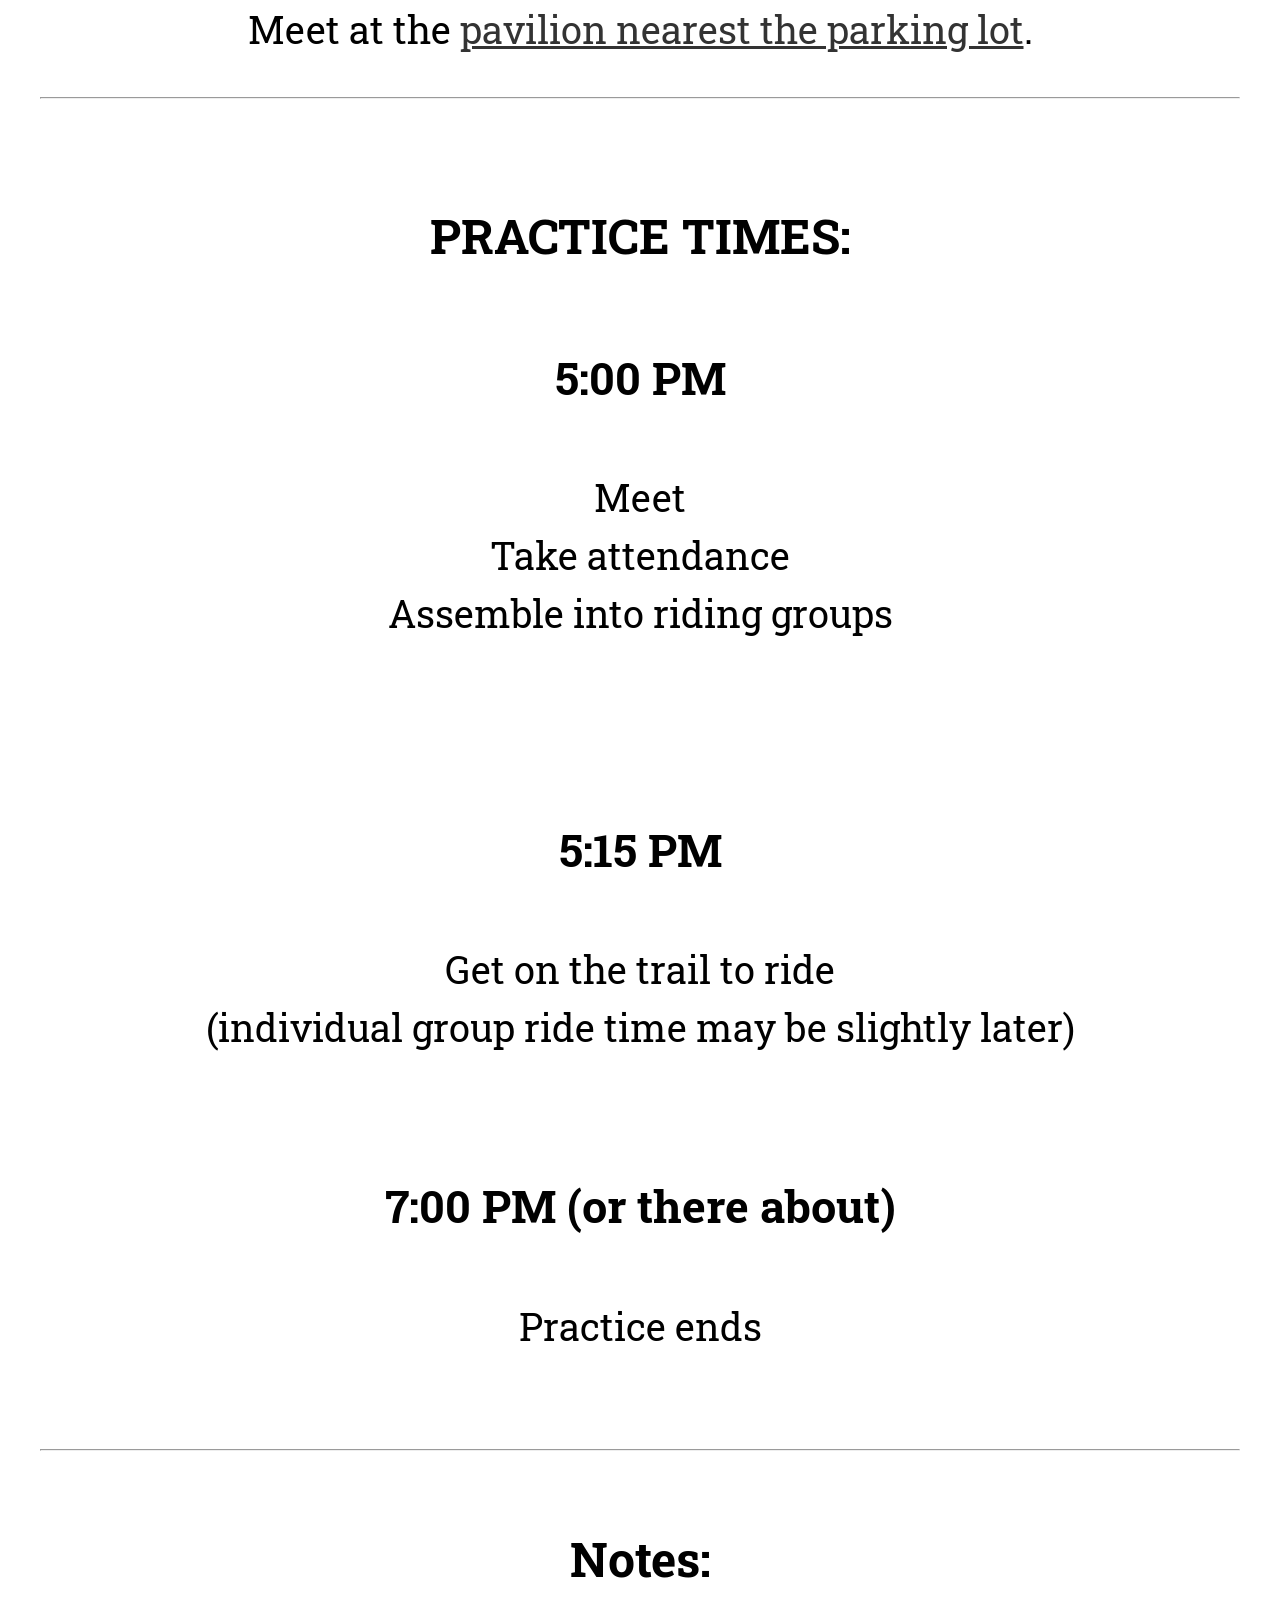
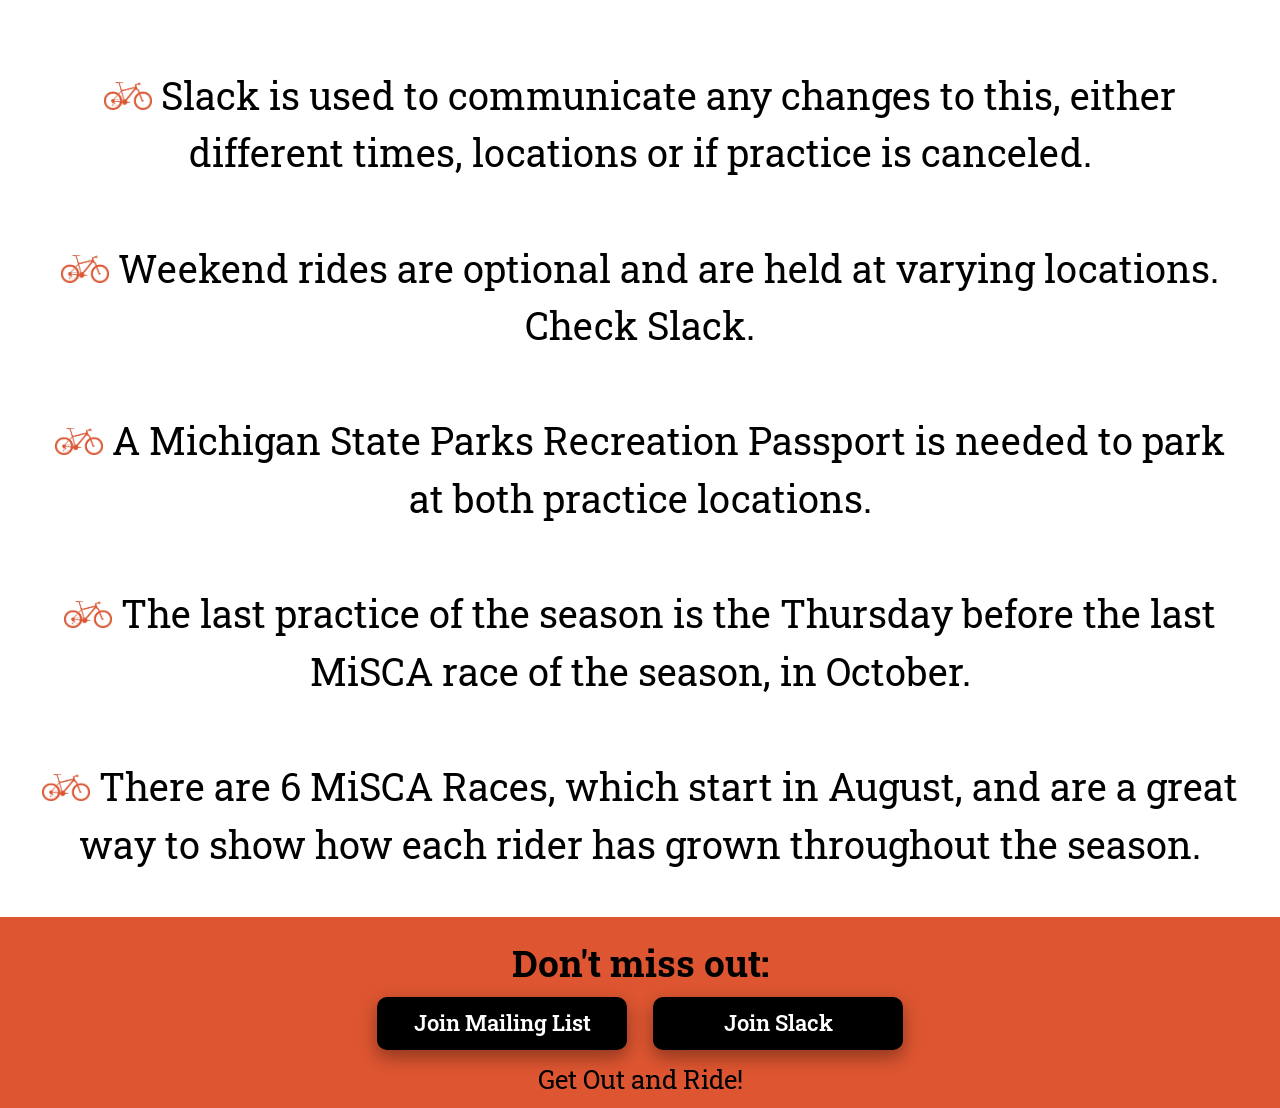
<file: practices.html>
<!DOCTYPE html>
<html lang="en">
<head>
  <meta charset="UTF-8">
  <meta name="viewport" content="width=device-width, initial-scale=1.0">
  <title>Brighton Bulldogs Cycling About</title>
  <link rel="stylesheet" href="DogsMTB.css">
  <link rel="shortcut icon" href="DogsMTBImages/brighton_cycling_black.png" type="image/x-icon"/>  <!--This is the favicon, the little picture on the tab-->
  <link href="https://fonts.googleapis.com/css2?family=Roboto+Slab:wght@100..900&display=swap" rel="stylesheet">
</head>
<body>
<div class="off-screen-menu">
  <ul class="dropdown">
    <li>
      <a href="index.html">Home</a>
    </li>
    <li>
      <a href="about.html">About</a>
    </li>
    <li>
      <a href="join.html">Join</a>
    </li>
    <li>
      <a href="practices.html">Practices</a>
    </li><!--
    <li>
      <a href="trails.html">Trails</a>
    </li>-->
    <li>
      <a href="FAQ.html">FAQ's</a>
    </li>
    <li>
      <a href="gallery.html">Gallery</a>
    </li>
    <li>
      <hr><br>
    </li>
    <li>
      <a href="https://miscabike.org/"><img src="DogsMTBImages/misca.png" alt="M I S C A icon" ></a>
    </li>
    <li>
      <a href="https://www.facebook.com/brightoncyclingdogs"> <img src="DogsMTBImages/facebook.png" alt="facebook icon" id="fb"></a>
      <a href="https://www.instagram.com/brightoncycling"><img src="DogsMTBImages/instagram-icon.png" alt="instagram icon" id="instagram"></a>
    </li>
    <li>
      <a href="https://www.brightonk12.com/"><img src="DogsMTBImages/BAS.png" alt="Brighton Area Schools icon" ></a>
    </li>
  </ul>
</div>
<nav class = "navbar">
  <div class = "container">
    <div class = "main-menu-sm">
      <div class = "ham-menu">
        <span></span>
        <span></span>
        <span></span>
      </div>
      <div class="menu-text">Menu</div>
    </div>
    <div class = "main-menu-sm">
    </div>
    <div class = "main-menu-sm">
      <a href = "index.html">
        <img src="DogsMTBImages/brighton_cycling_white_circle.png" alt="Brighton Bulldogs logo" id="nav-logo"/>
      </a>
    </div>
  </div>
</nav>

<!-- Main Body -->
<div class="main-content">
  <section class="main-body">
    <div class="container" id="block-text-bulldog-row">
      <div class = "row" >
        <picture class="logo"> <!--
            <source srcset="DogsMTBImages/aboutBlockXL.png" media="(min-width: 1274px)">
            <source srcset="DogsMTBImages/aboutBlockMd.png" media="(min-width: 768px)"> -->
          <img src="DogsMTBImages/practicesBlockXL.png" alt="block lettering of about with the team logo"/>
        </picture>
      </div>
    </div>
    <div class="container">
      <div class = "row" >
        <div class="main-paragraph"> <hr>
          <h1>Beginning of the Season</h1>
          <div class="row">
            <div class="column-text">
              <p class = "main-text">
                The first practice is typically the first Tuesday
                after Memorial Day. Join the mailing list and Slack (smash the buttons at the bottom of the page)
                to get up-to-date information!
              </p>
            </div>
          </div>
        </div>
      </div>
    </div><hr>
    <div class="container">
      <div class = "row" >
        <div class="main-paragraph">
          <h1 >Practices are USUALLY:</h1>
          <div class="row">
            <div class="column-text">
              <h1>TUESDAYS:</h1>
              <h1>Island Lake</h1>
              <picture>
                <img src="DogsMTBImages/islandLakeMap.png" alt="map of Island Lake for Tuesdays practice">
              </picture><br><br>
              <p class = "main-text">
                Meet at the <a href="https://maps.app.goo.gl/hf5gtiZmmikbtFZj6" target="_blank" rel="noopener noreferrer">pavilion at the end of the road</a> , or ride in from the
                <a href="https://maps.app.goo.gl/J1XuLceyTvCFsdQp7" target="_blank" rel="noopener noreferrer">JCPenney Parking lot</a> .
              </p>
            </div>
          </div>
        </div>
      </div>
    </div>
    <div class="container">
      <div class = "row" >
        <div class="main-paragraph">
          <div class="row">
            <div class="column-text">
              <br><h1>THURSDAYS:</h1>
              <h1 >Brighton Recreation Area</h1>
              <picture>
                <img src="DogsMTBImages/brightonRecMap.png" alt="map of Brighton Rec Area for Thursday practice">
              </picture><br><br>
              <p class = "main-text">
                Meet at the <a href="https://maps.app.goo.gl/CjbsC8ZMbU64VJKQ9" target="_blank" rel="noopener noreferrer">  pavilion nearest the parking lot</a>.
              </p><hr>
            </div>
          </div>
        </div>
      </div>
    </div>
    <div class="practice-container">
      <div class = "row" >
        <div class="main-paragraph">
          <h1>PRACTICE TIMES:</h1>
          <div class="row">
            <h2 >5:00 PM</h2>
            <div class="column-text">
              <p class = "main-text">
                Meet <br>
                Take attendance<br>
                Assemble into riding groups</p>
              <br><br>
              <h2>5:15 PM </h2>
              <p class = "main-text">
                Get on the trail to ride <br>(individual group ride time may be slightly later)
              </p>
              <br>
              <h2>7:00 PM (or there about)</h2>
              <p class = "main-text">
                Practice ends
              </p><br>
            </div>
          </div>
        </div>
      </div>
    </div>
    <div class="container">
      <div class = "row" >
        <div class="main-paragraph"> <hr>
          <h1>Notes:</h1>
          <div class="row">
            <div class="column-text">
              <p class = "main-text">
                <img src="DogsMTBImages/orangeBike.png" class="bike-as-bullet" alt="image of orange bike used as a bullet point">
                Slack is used to communicate any changes to this,
                either different times, locations or if practice is canceled.
                <br><br>
                <img src="DogsMTBImages/orangeBike.png" class="bike-as-bullet" alt="image of orange bike used as a bullet point">
                Weekend rides are optional and are held at varying locations. Check Slack.
                <br><br>
                <img src="DogsMTBImages/orangeBike.png" class="bike-as-bullet" alt="image of orange bike used as a bullet point">
                A Michigan State Parks Recreation Passport is needed to park at both practice locations.
                <br><br>
                <img src="DogsMTBImages/orangeBike.png" class="bike-as-bullet" alt="image of orange bike used as a bullet point">
                The last practice of the season is the Thursday before the last MiSCA
                race of the season, in October.
                <br><br>
                <img src="DogsMTBImages/orangeBike.png" class="bike-as-bullet" alt="image of orange bike used as a bullet point">
                There are 6 MiSCA Races, which start in August, and are a great
                way to show how each rider has grown throughout the season.
              </p>
            </div>
          </div>
        </div>
      </div>
    </div>
  </section>
</div>
<section class="footer">
  <div class="footer-container">
    <h4> Don't miss out:</h4>
    <a href="https://87o8f.r.sp1-brevo.net/mk/cl/f/sh/6rqJfgq8dINmNXWYrb9DLOtTGRY/DPPogqeG3BLH" target="_blank" rel="noopener noreferrer" class="button-link">Join Mailing List</a>
    <a href="https://brightoncyclingclub.slack.com/join/shared_invite/zt-1sflc7k1y-lbnVM7vTVqlpGs3AbDWNXA#/shared-invite/email" target="_blank" rel="noopener noreferrer" class="button-link">Join Slack</a>
  </div>
  <div class="footer-container">
    <p >Get Out and Ride!</p>
  </div>
</section>






<script src="DogsMTB.js"></script>
</body>
</html>
</file>
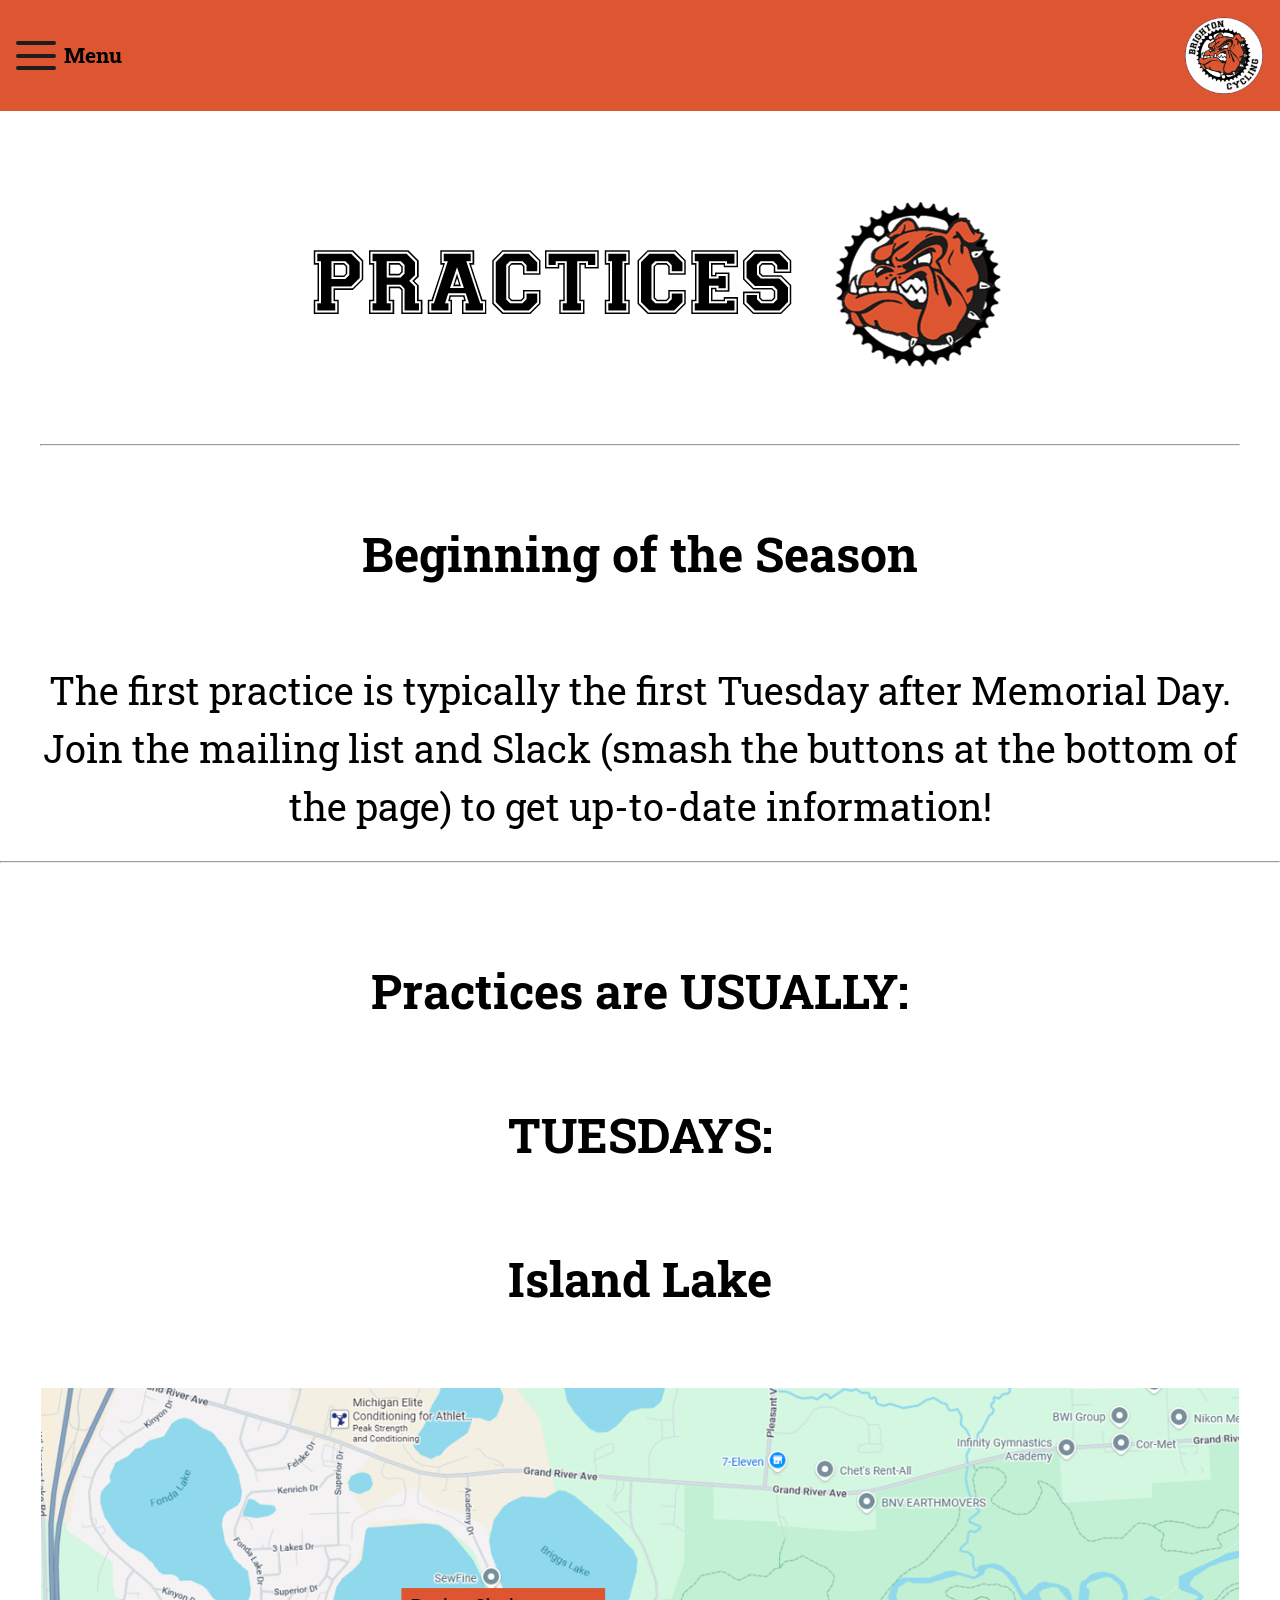
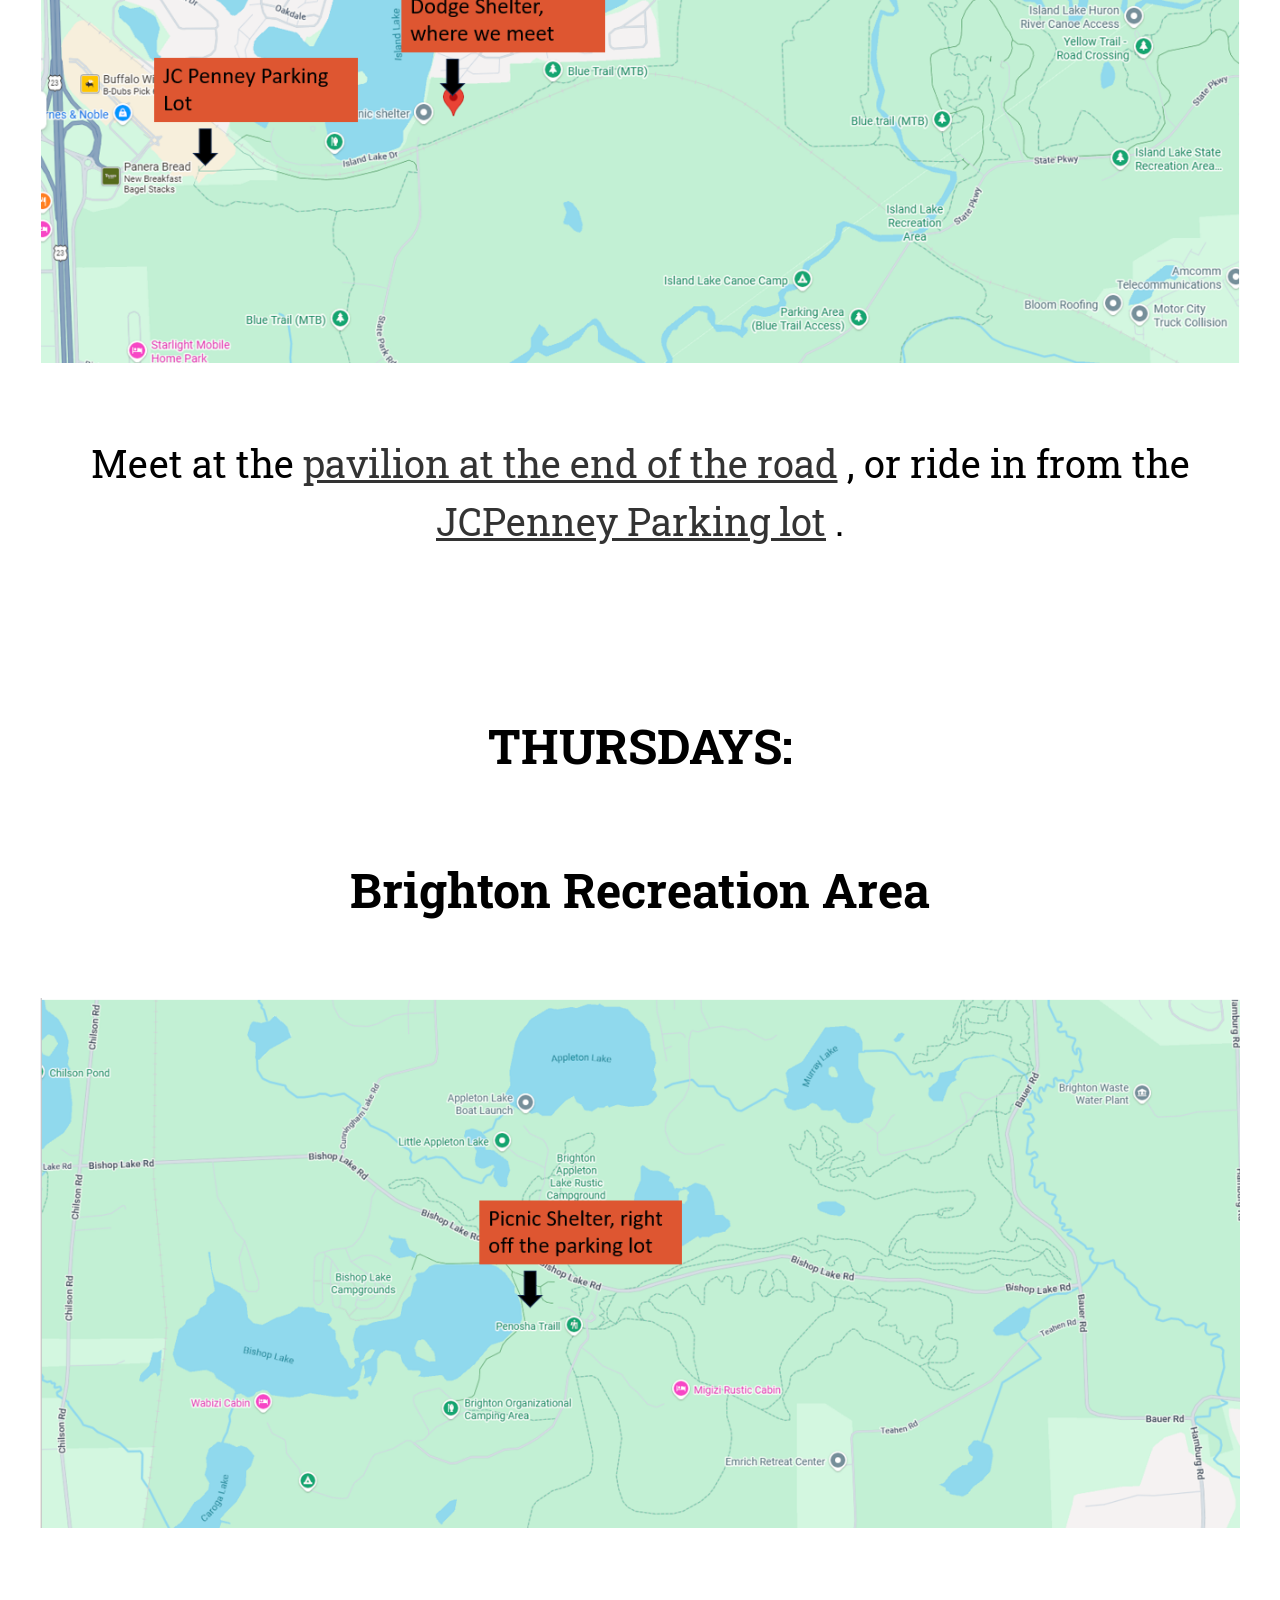
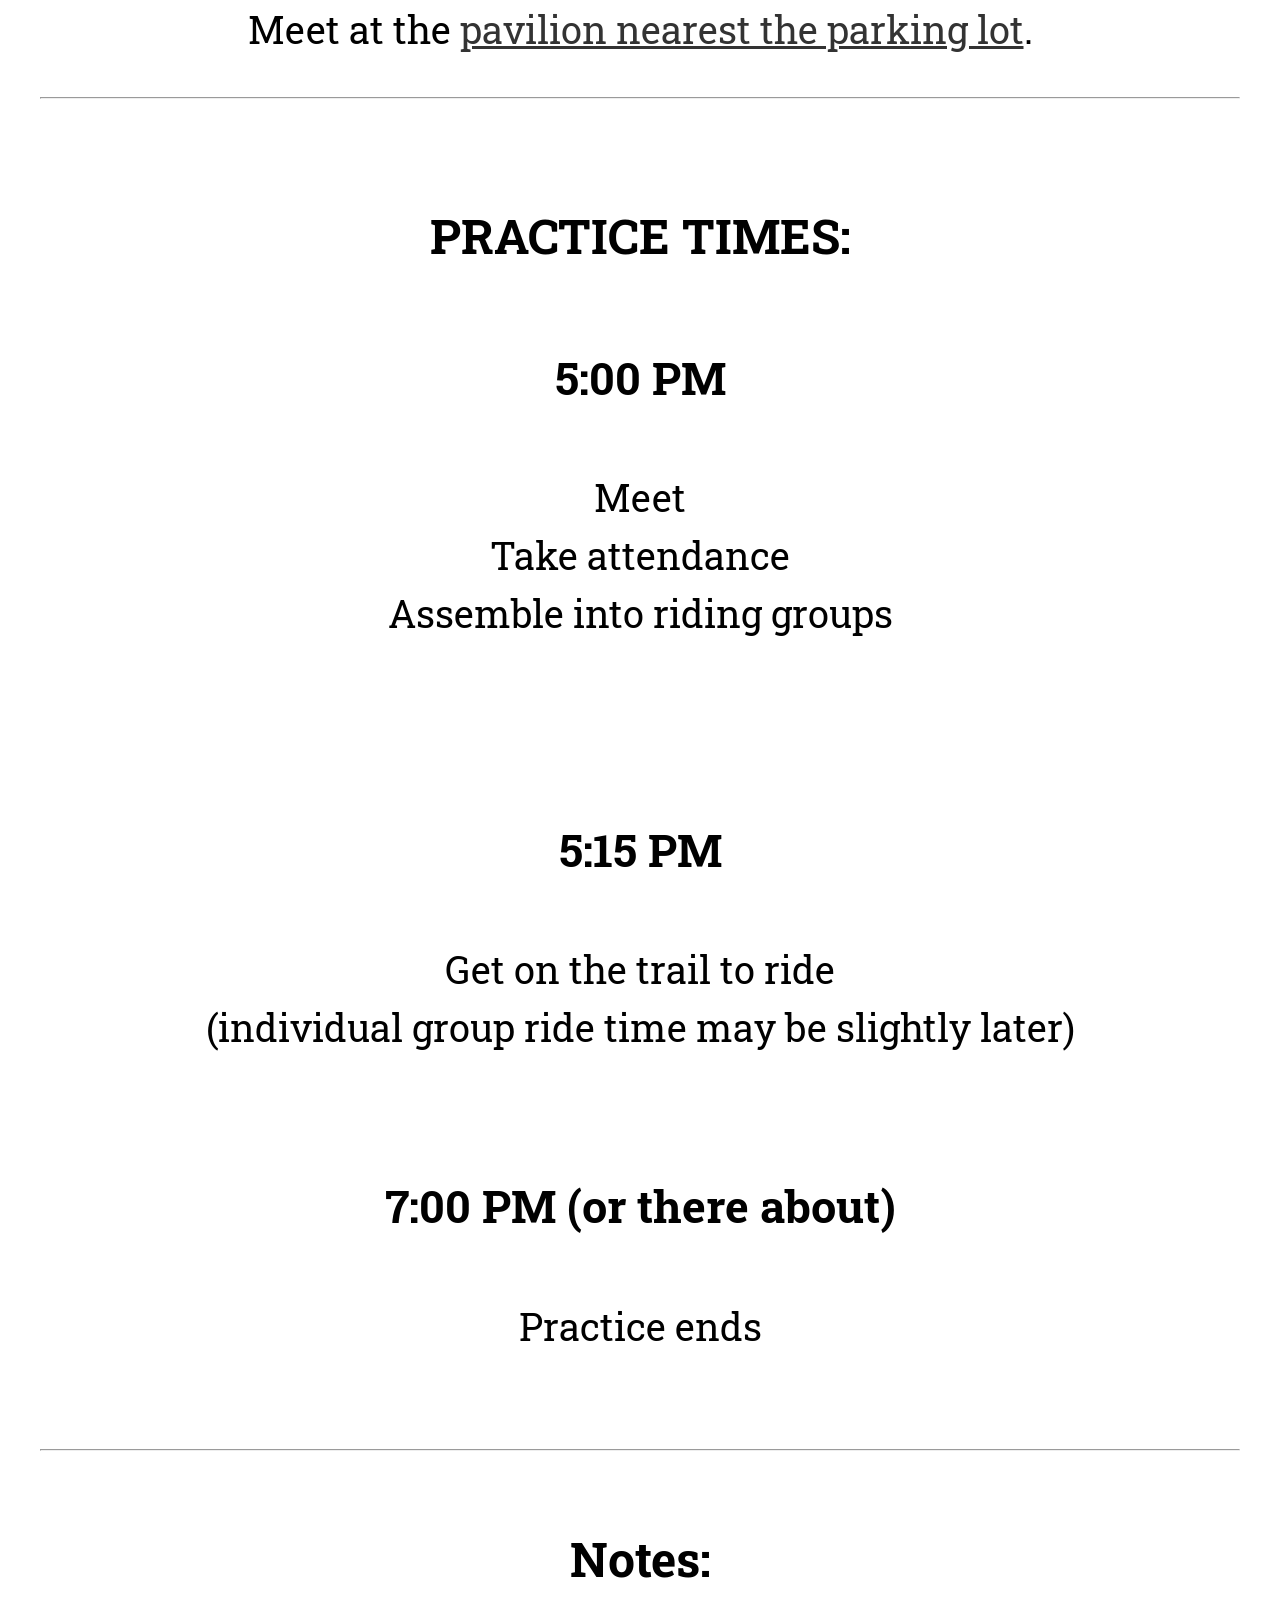
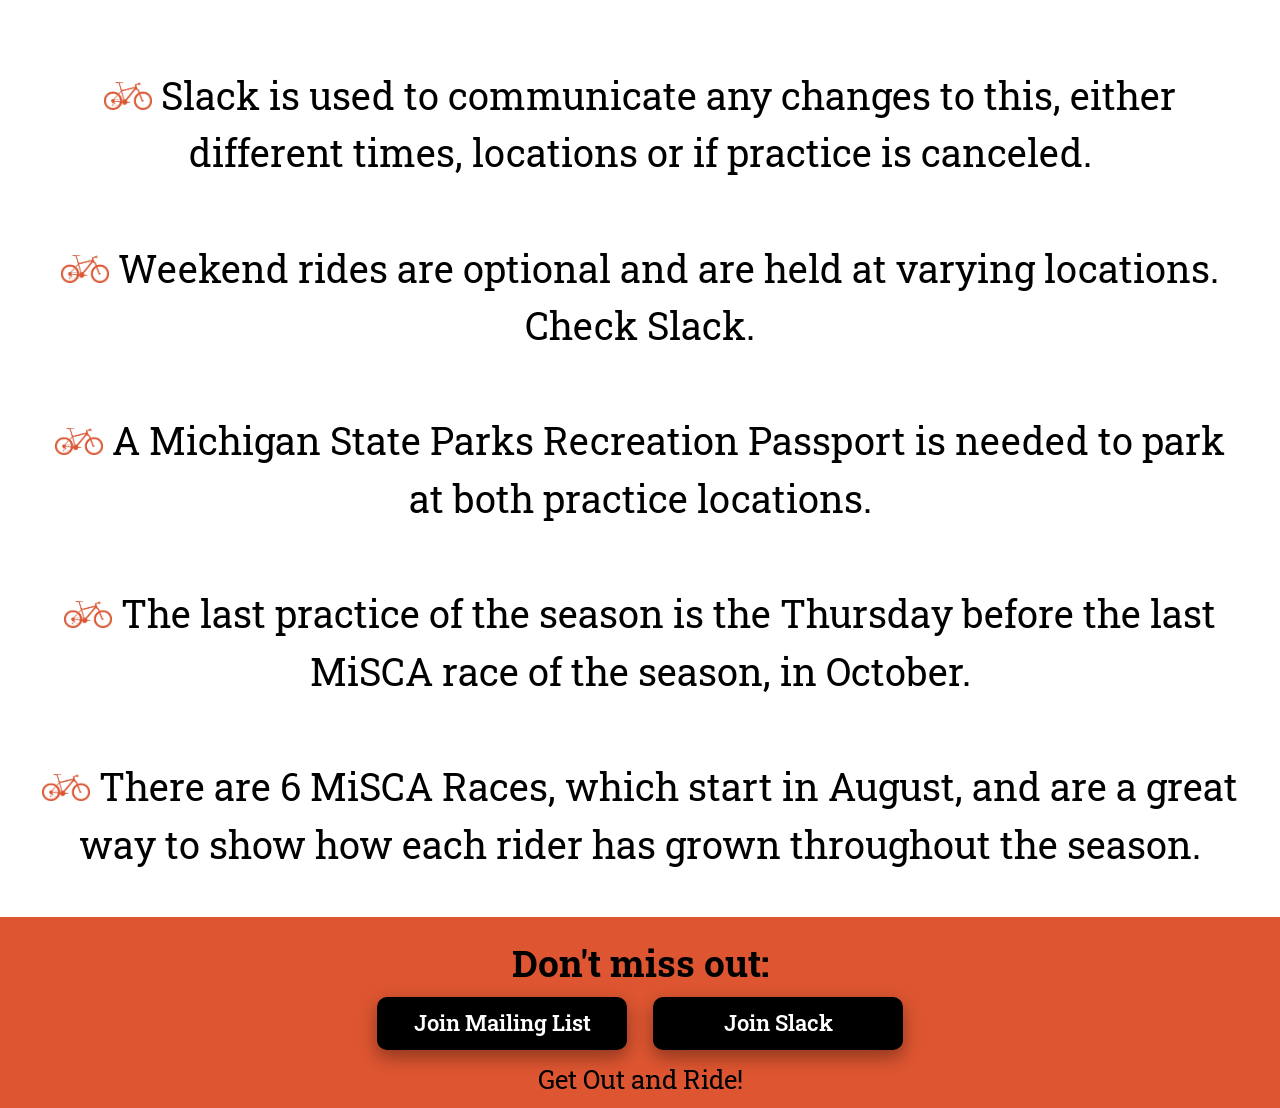
<file: PracticesDogsMTB.html>
<!DOCTYPE html>
<html lang="en">
<head>
  <meta charset="UTF-8">
  <meta name="viewport" content="width=device-width, initial-scale=1.0">
  <title>Brighton Bulldogs Cycling About</title>
  <link rel="stylesheet" href="DogsMTB.css">
  <link rel="shortcut icon" href="DogsMTBImages/brighton_cycling_black.png" type="image/x-icon"/>  <!--This is the favicon, the little picture on the tab-->
  <link href="https://fonts.googleapis.com/css2?family=Roboto+Slab:wght@100..900&display=swap" rel="stylesheet">
</head>
<body>
<div class="off-screen-menu">
  <ul class="dropdown">
    <li>
      <a href="index.html">Home</a>
    </li>
    <li>
      <a href="AboutDogsMTB.html">About</a>
    </li>
    <li>
      <a href="JoinDogsMTB.html">Join</a>
    </li>
    <li>
      <a href="PracticesDogsMTB.html">Practices</a>
    </li><!--
    <li>
      <a href="TrailsDogsMTB.html">Trails</a>
    </li>-->
    <li>
      <a href="FAQsDogsMTB.html">FAQ's</a>
    </li>
    <li>
      <a href="GalleryDogsMTB.html">Gallery</a>
    </li>
    <li>
      <hr><br>
    </li>
    <li>
      <a href="https://miscabike.org/"><img src="DogsMTBImages/misca.png" alt="M I S C A icon" ></a>
    </li>
    <li>
      <a href="https://www.facebook.com/brightoncyclingdogs"> <img src="DogsMTBImages/facebook.png" alt="facebook icon" id="fb"></a>
      <a href="https://www.instagram.com/brightoncycling"><img src="DogsMTBImages/instagram-icon.png" alt="instagram icon" id="instagram"></a>
    </li>
    <li>
      <a href="https://www.brightonk12.com/"><img src="DogsMTBImages/BAS.png" alt="Brighton Area Schools icon" ></a>
    </li>
  </ul>
</div>
<nav class = "navbar">
  <div class = "container">
    <div class = "main-menu-sm">
      <div class = "ham-menu">
        <span></span>
        <span></span>
        <span></span>
      </div>
      <div class="menu-text">Menu</div>
    </div>
    <div class = "main-menu-sm">
    </div>
    <div class = "main-menu-sm">
      <a href = "index.html">
        <img src="DogsMTBImages/brighton_cycling_white_circle.png" alt="Brighton Bulldogs logo" id="nav-logo"/>
      </a>
    </div>
  </div>
</nav>

<!-- Main Body -->
<div class="main-content">
  <section class="main-body">
    <div class="container" id="block-text-bulldog-row">
      <div class = "row" >
        <picture class="logo"> <!--
            <source srcset="DogsMTBImages/aboutBlockXL.png" media="(min-width: 1274px)">
            <source srcset="DogsMTBImages/aboutBlockMd.png" media="(min-width: 768px)"> -->
          <img src="DogsMTBImages/practicesBlockXL.png" alt="block lettering of about with the team logo"/>
        </picture>
      </div>
    </div>
    <div class="container">
      <div class = "row" >
        <div class="main-paragraph"> <hr>
          <h1>Beginning of the Season</h1>
          <div class="row">
            <div class="column-text">
              <p class = "main-text">
                The first practice is typically the first Tuesday
                after Memorial Day. Join the mailing list and Slack (smash the buttons at the bottom of the page)
                to get up-to-date information!
              </p>
            </div>
          </div>
        </div>
      </div>
    </div><hr>
    <div class="container">
      <div class = "row" >
        <div class="main-paragraph">
          <h1 >Practices are USUALLY:</h1>
          <div class="row">
            <div class="column-text">
              <h1>TUESDAYS:</h1>
              <h1>Island Lake</h1>
              <picture>
                <img src="DogsMTBImages/islandLakeMap.png" alt="map of Island Lake for Tuesdays practice">
              </picture><br><br>
              <p class = "main-text">
                Meet at the <a href="https://maps.app.goo.gl/hf5gtiZmmikbtFZj6" target="_blank" rel="noopener noreferrer">pavilion at the end of the road</a> , or ride in from the
                <a href="https://maps.app.goo.gl/J1XuLceyTvCFsdQp7" target="_blank" rel="noopener noreferrer">JCPenney Parking lot</a> .
              </p>
            </div>
          </div>
        </div>
      </div>
    </div>
    <div class="container">
      <div class = "row" >
        <div class="main-paragraph">
          <div class="row">
            <div class="column-text">
              <br><h1>THURSDAYS:</h1>
              <h1 >Brighton Recreation Area</h1>
              <picture>
                <img src="DogsMTBImages/brightonRecMap.png" alt="map of Brighton Rec Area for Thursday practice">
              </picture><br><br>
              <p class = "main-text">
                Meet at the <a href="https://maps.app.goo.gl/CjbsC8ZMbU64VJKQ9" target="_blank" rel="noopener noreferrer">  pavilion nearest the parking lot</a>.
              </p><hr>
            </div>
          </div>
        </div>
      </div>
    </div>
    <div class="practice-container">
      <div class = "row" >
        <div class="main-paragraph">
          <h1>PRACTICE TIMES:</h1>
          <div class="row">
            <h2 >5:00 PM</h2>
            <div class="column-text">
              <p class = "main-text">
                Meet <br>
                Take attendance<br>
                Assemble into riding groups</p>
              <br><br>
              <h2>5:15 PM </h2>
              <p class = "main-text">
                Get on the trail to ride <br>(individual group ride time may be slightly later)
              </p>
              <br>
              <h2>7:00 PM (or there about)</h2>
              <p class = "main-text">
                Practice ends
              </p><br>
            </div>
          </div>
        </div>
      </div>
    </div>
    <div class="container">
      <div class = "row" >
        <div class="main-paragraph"> <hr>
          <h1>Notes:</h1>
          <div class="row">
            <div class="column-text">
              <p class = "main-text">
                <img src="DogsMTBImages/orangeBike.png" class="bike-as-bullet" alt="image of orange bike used as a bullet point">
                Slack is used to communicate any changes to this,
                either different times, locations or if practice is canceled.
                <br><br>
                <img src="DogsMTBImages/orangeBike.png" class="bike-as-bullet" alt="image of orange bike used as a bullet point">
                Weekend rides are optional and are held at varying locations. Check Slack.
                <br><br>
                <img src="DogsMTBImages/orangeBike.png" class="bike-as-bullet" alt="image of orange bike used as a bullet point">
                A Michigan State Parks Recreation Passport is needed to park at both practice locations.
                <br><br>
                <img src="DogsMTBImages/orangeBike.png" class="bike-as-bullet" alt="image of orange bike used as a bullet point">
                The last practice of the season is the Thursday before the last MiSCA
                race of the season, in October.
                <br><br>
                <img src="DogsMTBImages/orangeBike.png" class="bike-as-bullet" alt="image of orange bike used as a bullet point">
                There are 6 MiSCA Races, which start in August, and are a great
                way to show how each rider has grown throughout the season.
              </p>
            </div>
          </div>
        </div>
      </div>
    </div>
  </section>
</div>
<section class="footer">
  <div class="footer-container">
    <h4> Don't miss out:</h4>
    <a href="https://87o8f.r.sp1-brevo.net/mk/cl/f/sh/6rqJfgq8dINmNXWYrb9DLOtTGRY/DPPogqeG3BLH" target="_blank" rel="noopener noreferrer" class="button-link">Join Mailing List</a>
    <a href="https://brightoncyclingclub.slack.com/join/shared_invite/zt-1sflc7k1y-lbnVM7vTVqlpGs3AbDWNXA#/shared-invite/email" target="_blank" rel="noopener noreferrer" class="button-link">Join Slack</a>
  </div>
  <div class="footer-container">
    <p >Get Out and Ride!</p>
  </div>
</section>






<script src="DogsMTB.js"></script>
</body>
</html>
</file>
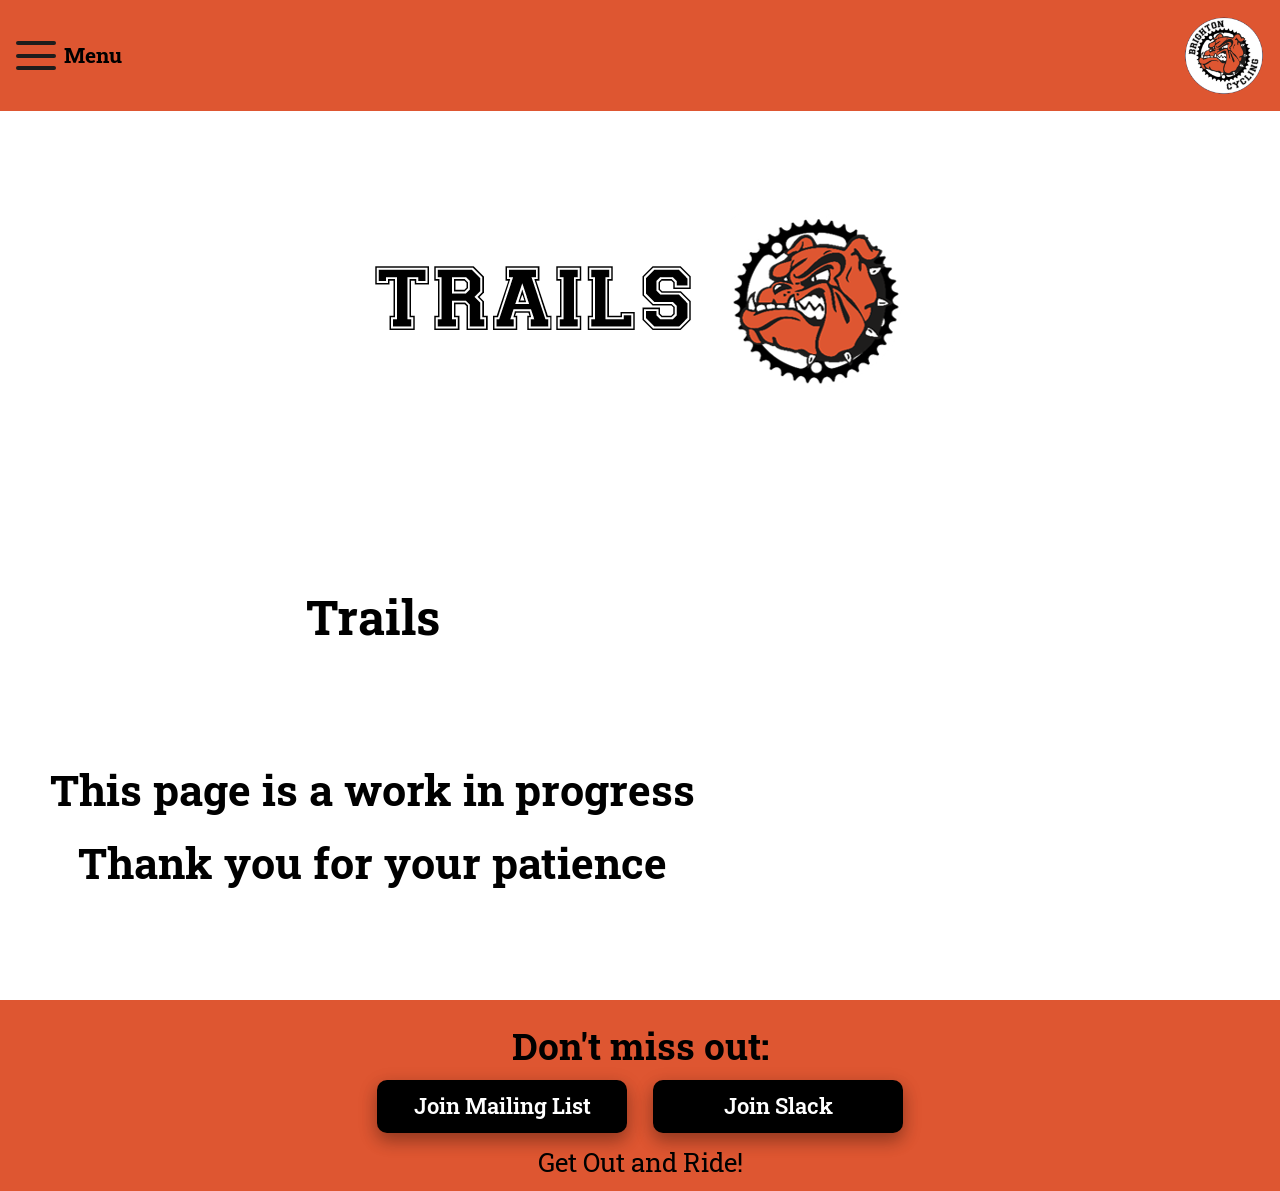
<file: trails.html>
<!DOCTYPE html>
<html lang="en">
<head>
  <meta charset="UTF-8">
  <meta name="viewport" content="width=device-width, initial-scale=1.0">
  <title>Brighton Bulldogs Cycling</title>
  <link rel="stylesheet" href="DogsMTB.css">
  <link rel="shortcut icon" href="DogsMTBImages/brighton_cycling_black.png" type="image/x-icon"/>  <!--This is the favicon, the little picture on the tab-->
  <link href="https://fonts.googleapis.com/css2?family=Roboto+Slab:wght@100..900&display=swap" rel="stylesheet">
</head>
<body>
<div class="off-screen-menu">
  <ul class="dropdown">
    <li>
      <a href="index.html">Home</a>
    </li>
    <li>
      <a href="about.html">About</a>
    </li>
    <li>
      <a href="join.html">Join</a>
    </li>
    <li>
      <a href="practices.html">Practices</a>
    </li>
    <li>
      <a href="trails.html">Trails</a>
    </li>
    <li>
      <a href="FAQ.html">FAQ's</a>
    </li>
    <li>
      <a href="gallery.html">Gallery</a>
    </li>
    <li>
      <hr><br>
    </li>
    <li>
      <a href="https://miscabike.org/"><img src="DogsMTBImages/misca.png" alt="M I S C A icon" ></a>
    </li>
    <li>
      <a href="https://www.facebook.com/brightoncyclingdogs"> <img src="DogsMTBImages/facebook.png" alt="facebook icon" id="fb"></a>
      <a href="https://www.instagram.com/brightoncycling"><img src="DogsMTBImages/instagram-icon.png" alt="instagram icon" id="instagram"></a>
    </li>
    <li>
      <a href="https://www.brightonk12.com/"><img src="DogsMTBImages/BAS.png" alt="Brighton Area Schools icon" ></a>
    </li>
  </ul>
</div>
<nav class = "navbar">
  <div class = "container">
    <div class = "main-menu-sm">
      <div class = "ham-menu">
        <span></span>
        <span></span>
        <span></span>
      </div>
      <div class="menu-text">Menu</div>
    </div>
    <div class = "main-menu-sm">
    </div>
    <div class = "main-menu-sm">
      <a href = "index.html">
        <img src="DogsMTBImages/brighton_cycling_white_circle.png" alt="Brighton Bulldogs logo" id="nav-logo"/>
      </a>
    </div>
  </div>
</nav>
<!-- Main Body -->
<div class="main-content">
  <section class="main-body">
    <div class="container" id="block-text-bulldog-row">
      <div class = "row" >
        <picture class="logo"><!--
          <source srcset="DogsMTBImages/homeBlockXL.png" media="(min-width: 1274px)">
          <source srcset="DogsMTBImages/homeBlockMd.png" media="(min-width: 768px)">-->
          <img src="DogsMTBImages/trailsBlockXL.png" id="block-text-bulldog" alt="block lettering of Brighton Mountain Bike Team with the logo"/>
        </picture>
      </div>
    </div>
    <!--    <div class="container">
          <section class="main-body-text">
            <div class = "row" >
              <div class="main-paragraph">
                <div class="column-pic">
                  <h1>Trails</h1>
                  <div class="trails-pics">
                    <div class="trails">
                      <div class="column">
                        <img src="DogsMTBImages/orangeBike.png" alt="picture of trail"/>
                        <div class="pic-words-small">
                          <h3>Island Lake</h3>
                          <button class="download-gpx">Download GPX</button>
                        </div>
                      </div>
                    </div>
                <div class="row">
                  <div class="column-pic">
                    <img src="DogsMTBImages/orangeBike.png" alt="simple orange bike image"/>
                  </div>
                  <div class="column-text">
                    <p class = "main-text">
                      We are a team, focused on student athletes riding and
                      racing mountain bikes, within the Michigan Scholastic
                      Cycling Association (MiSCA), supported by parent coaches.
                    </p>
                  </div>
                </div>
                <div class="row">
                  <div class="column-pic">
                    <img src="DogsMTBImages/graduation-student-icon.svg" alt="simple student in a graduation hat image"/>
                  </div>
                  <div class="column-text">
                    <p class = "main-text">
                      Our team is made up of student athletes,
                      K-12, in Brighton and from the surrounding communities.
                    </p>
                  </div>
                </div>
                <div class="column-pic">
                  <img src="DogsMTBImages/trail.svg" alt="simple trail image"/>
                </div>
                <div class="column-text">
                  <p class = "main-text">
                    We enjoy riding bikes on fun dirt trails through the woods,
                    over rocks, and roots!
                  </p>
                </div>
              </div>
            </div>
          </div>
        </section>
      </section>
      <section class="footer">
        <div class="container">
          <h4> Don't miss out:</h4>
          <button class="btn">Join Mailing List</button>
          <button class="btn">Join Slack</button>
        </div>
        <div class="container">
          <p>Get Out and Ride!</p>
        </div>
      </section>
    </div>-->
    <div class="container">
      <section class="main-body-text">
        <div class = "row" >
          <div class="main-paragraph">
            <div class="column-pic">
              <h1>Trails</h1> <br>
              <h3>This page is a work in progress</h3>
              <h3>Thank you for your patience</h3>

            </div>
          </div>
        </div>
      </section>
    </div>
  </section>
</div>
<section class="footer">
  <div class="footer-container">
    <h4> Don't miss out:</h4>
    <a href="https://87o8f.r.sp1-brevo.net/mk/cl/f/sh/6rqJfgq8dINmNXWYrb9DLOtTGRY/DPPogqeG3BLH" target="_blank" rel="noopener noreferrer" class="button-link">Join Mailing List</a>
    <a href="https://brightoncyclingclub.slack.com/join/shared_invite/zt-1sflc7k1y-lbnVM7vTVqlpGs3AbDWNXA#/shared-invite/email" target="_blank" rel="noopener noreferrer" class="button-link">Join Slack</a>
  </div>
  <div class="footer-container">
    <p >Get Out and Ride!</p>
  </div>
</section>

<script src="DogsMTB.js"></script>
</body>
</html>
</file>
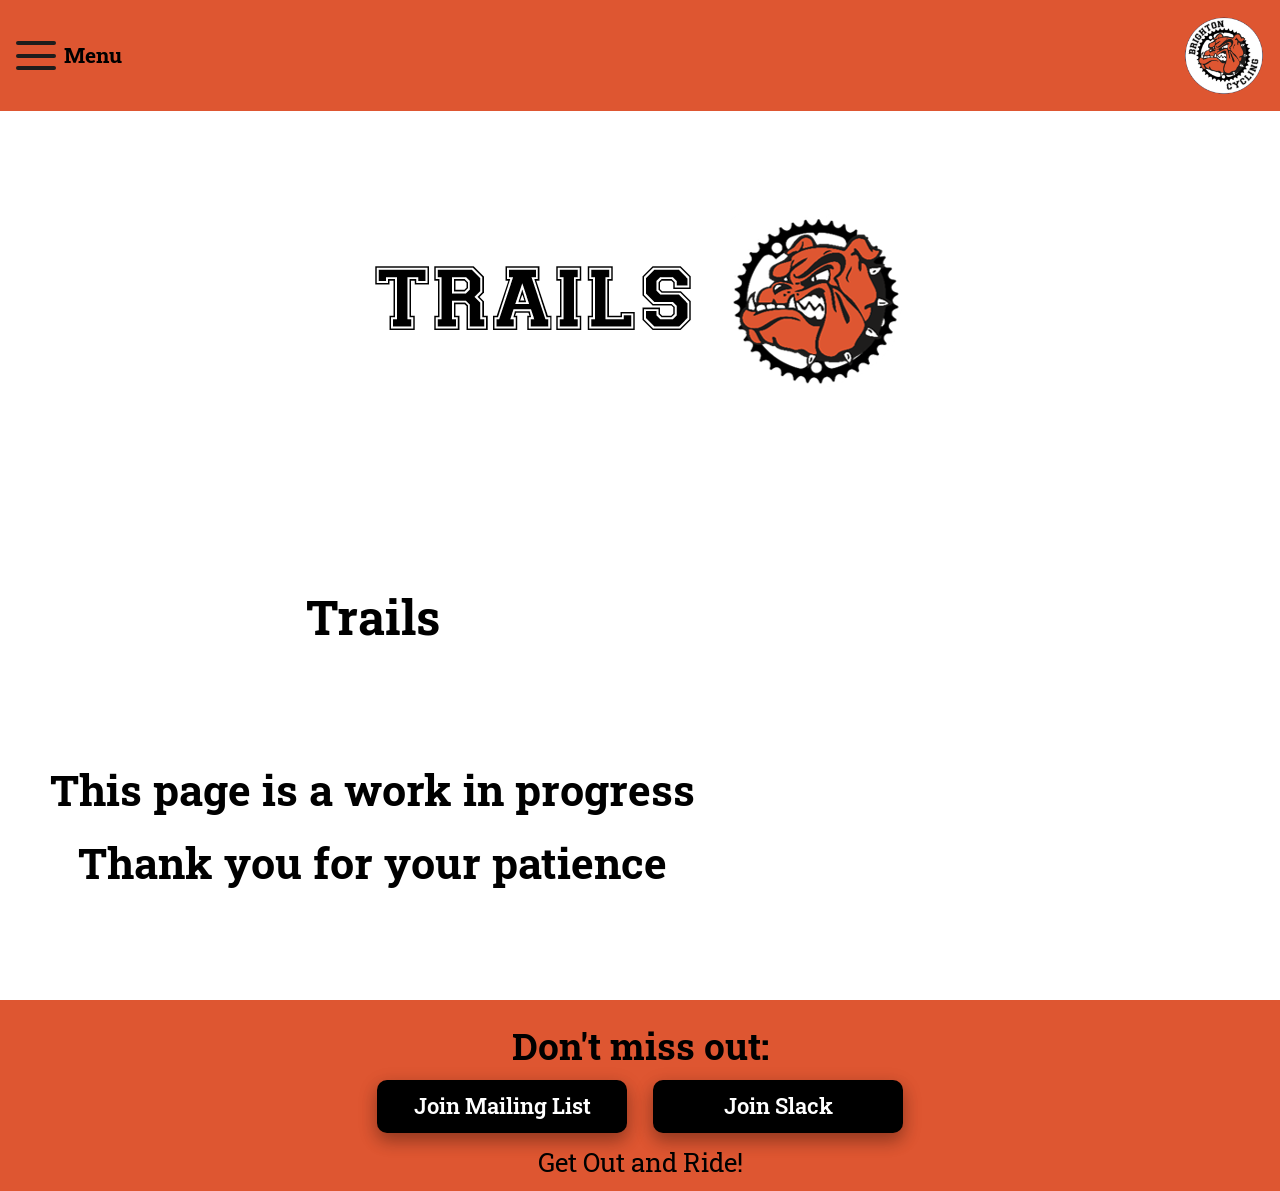
<file: TrailsDogsMTB.html>
<!DOCTYPE html>
<html lang="en">
<head>
  <meta charset="UTF-8">
  <meta name="viewport" content="width=device-width, initial-scale=1.0">
  <title>Brighton Bulldogs Cycling</title>
  <link rel="stylesheet" href="DogsMTB.css">
  <link rel="shortcut icon" href="DogsMTBImages/brighton_cycling_black.png" type="image/x-icon"/>  <!--This is the favicon, the little picture on the tab-->
  <link href="https://fonts.googleapis.com/css2?family=Roboto+Slab:wght@100..900&display=swap" rel="stylesheet">
</head>
<body>
<div class="off-screen-menu">
  <ul class="dropdown">
    <li>
      <a href="index.html">Home</a>
    </li>
    <li>
      <a href="AboutDogsMTB.html">About</a>
    </li>
    <li>
      <a href="JoinDogsMTB.html">Join</a>
    </li>
    <li>
      <a href="PracticesDogsMTB.html">Practices</a>
    </li>
    <li>
      <a href="TrailsDogsMTB.html">Trails</a>
    </li>
    <li>
      <a href="FAQsDogsMTB.html">FAQ's</a>
    </li>
    <li>
      <a href="GalleryDogsMTB.html">Gallery</a>
    </li>
    <li>
      <hr><br>
    </li>
    <li>
      <a href="https://miscabike.org/"><img src="DogsMTBImages/misca.png" alt="M I S C A icon" ></a>
    </li>
    <li>
      <a href="https://www.facebook.com/brightoncyclingdogs"> <img src="DogsMTBImages/facebook.png" alt="facebook icon" id="fb"></a>
      <a href="https://www.instagram.com/brightoncycling"><img src="DogsMTBImages/instagram-icon.png" alt="instagram icon" id="instagram"></a>
    </li>
    <li>
      <a href="https://www.brightonk12.com/"><img src="DogsMTBImages/BAS.png" alt="Brighton Area Schools icon" ></a>
    </li>
  </ul>
</div>
<nav class = "navbar">
  <div class = "container">
    <div class = "main-menu-sm">
      <div class = "ham-menu">
        <span></span>
        <span></span>
        <span></span>
      </div>
      <div class="menu-text">Menu</div>
    </div>
    <div class = "main-menu-sm">
    </div>
    <div class = "main-menu-sm">
      <a href = "index.html">
        <img src="DogsMTBImages/brighton_cycling_white_circle.png" alt="Brighton Bulldogs logo" id="nav-logo"/>
      </a>
    </div>
  </div>
</nav>
<!-- Main Body -->
<div class="main-content">
  <section class="main-body">
    <div class="container" id="block-text-bulldog-row">
      <div class = "row" >
        <picture class="logo"><!--
          <source srcset="DogsMTBImages/homeBlockXL.png" media="(min-width: 1274px)">
          <source srcset="DogsMTBImages/homeBlockMd.png" media="(min-width: 768px)">-->
          <img src="DogsMTBImages/trailsBlockXL.png" id="block-text-bulldog" alt="block lettering of Brighton Mountain Bike Team with the logo"/>
        </picture>
      </div>
    </div>
    <!--    <div class="container">
          <section class="main-body-text">
            <div class = "row" >
              <div class="main-paragraph">
                <div class="column-pic">
                  <h1>Trails</h1>
                  <div class="trails-pics">
                    <div class="trails">
                      <div class="column">
                        <img src="DogsMTBImages/orangeBike.png" alt="picture of trail"/>
                        <div class="pic-words-small">
                          <h3>Island Lake</h3>
                          <button class="download-gpx">Download GPX</button>
                        </div>
                      </div>
                    </div>
                <div class="row">
                  <div class="column-pic">
                    <img src="DogsMTBImages/orangeBike.png" alt="simple orange bike image"/>
                  </div>
                  <div class="column-text">
                    <p class = "main-text">
                      We are a team, focused on student athletes riding and
                      racing mountain bikes, within the Michigan Scholastic
                      Cycling Association (MiSCA), supported by parent coaches.
                    </p>
                  </div>
                </div>
                <div class="row">
                  <div class="column-pic">
                    <img src="DogsMTBImages/graduation-student-icon.svg" alt="simple student in a graduation hat image"/>
                  </div>
                  <div class="column-text">
                    <p class = "main-text">
                      Our team is made up of student athletes,
                      K-12, in Brighton and from the surrounding communities.
                    </p>
                  </div>
                </div>
                <div class="column-pic">
                  <img src="DogsMTBImages/trail.svg" alt="simple trail image"/>
                </div>
                <div class="column-text">
                  <p class = "main-text">
                    We enjoy riding bikes on fun dirt trails through the woods,
                    over rocks, and roots!
                  </p>
                </div>
              </div>
            </div>
          </div>
        </section>
      </section>
      <section class="footer">
        <div class="container">
          <h4> Don't miss out:</h4>
          <button class="btn">Join Mailing List</button>
          <button class="btn">Join Slack</button>
        </div>
        <div class="container">
          <p>Get Out and Ride!</p>
        </div>
      </section>
    </div>-->
    <div class="container">
      <section class="main-body-text">
        <div class = "row" >
          <div class="main-paragraph">
            <div class="column-pic">
              <h1>Trails</h1> <br>
              <h3>This page is a work in progress</h3>
              <h3>Thank you for your patience</h3>

            </div>
          </div>
        </div>
      </section>
    </div>
  </section>
</div>
<section class="footer">
  <div class="footer-container">
    <h4> Don't miss out:</h4>
    <a href="https://87o8f.r.sp1-brevo.net/mk/cl/f/sh/6rqJfgq8dINmNXWYrb9DLOtTGRY/DPPogqeG3BLH" target="_blank" rel="noopener noreferrer" class="button-link">Join Mailing List</a>
    <a href="https://brightoncyclingclub.slack.com/join/shared_invite/zt-1sflc7k1y-lbnVM7vTVqlpGs3AbDWNXA#/shared-invite/email" target="_blank" rel="noopener noreferrer" class="button-link">Join Slack</a>
  </div>
  <div class="footer-container">
    <p >Get Out and Ride!</p>
  </div>
</section>

<script src="DogsMTB.js"></script>
</body>
</html>
</file>
<file: DogsMTB.css>
*{
  box-sizing: border-box;
  margin: 0;
  padding: 0;
  font-family: "Roboto Slab", serif;
}

:root{
  --primary-color: #DE5631;
  --secondary-color: #d8603b; /* this is 80% of primary color, but still opaque*/
  --tertiary-color: rgb(242, 187, 173); /* this is 40% of the primary color, but still opaque*/
  --dark-color: rgba(0,0,0,80%);
  --dark-color-light: rgba(30,29,28);
}

body{
  font-size: 1em;
  line-height: 1.5;
  background-color: #fff;
}

a {
  text-decoration: underline;
  color: #333;
}

ul {
  list-style: none;
}

img{
  max-width:100%;
}

/* Navbar */
/* off screen menu*/
.off-screen-menu {
  background-color:  var(--dark-color-light);
  padding-left: 2em;
  height: 100vh;
  width: 100%;
  max-width: fit-content;
  position: fixed;
  top: clamp(1.5rem, 3vw, 2.5rem);
  left: -450px;
  display: flex;
  flex-direction: column;
  align-items: start;
  justify-content: center;
  text-align: left;
  transition: .3s ease;
  overflow-y: auto;
  z-index: 900;
  vertical-align: top;
}
@media screen and (max-height: 450px) {
  .off-screen-menu, .dropdown {
    height: 80vh;
    top: 11vw;
  }
}

.off-screen-menu .dropdown{
  top:clamp(1.5rem, 5vw, 2.5rem);
  margin-top: clamp(1.5rem, 5vw, 2.5rem);
  padding-bottom: 10px;
}
.off-screen-menu ul li{
  margin-top: .5em;
  margin-right: 10px;
  :hover{
    color: var(--tertiary-color);
  }
}
.off-screen-menu ul li a{
  font-size: clamp(1.5rem, 5vw, 2.5rem);
  color: var(--primary-color);
}

.off-screen-menu ul li a img{
  width: auto;
  height: clamp(1.5rem, 5vw, 2.5rem);
  padding-right: 10px;
}

#instagram{
  padding-left: clamp(1.5rem, 5vw, 2.5rem);
}

.off-screen-menu.active {
  left: 0;
}

.navbar{
  background: var(--primary-color);
  padding:1rem;
  position: sticky;
  top: 0;
  z-index: 1000;
}

.navbar .container{
  display: flex;
  flex-direction: row;
  flex-wrap: wrap;
  justify-content: space-between;
}
.navbar .container .main-menu-sm {
  display: flex;
  align-items:  center;
}
.navbar .container .main-menu-sm .menu-text{
  padding: 0.5rem;
  font-weight: bold;
  font-size:1.3em;
}


/* ham menu */
.ham-menu {
  height: 50px;
  width: 40px;
  margin-left: auto;
  position: relative;
}
.ham-menu span {
  height: 4px;
  width: 100%;
  background-color: var(--dark-color-light);
  border-radius: 25px;
  position: absolute;
  left: 50%;
  top: 50%;
  transform: translate(-50%, -50%);
  transition: .3s ease;
}
.ham-menu span:nth-child(1) {
  top: 25%;
}
.ham-menu span:nth-child(3) {
  top: 75%;
}
.ham-menu.active span {
  background-color: white;
}
.ham-menu.active span:nth-child(1) {
  top: 50%;
  transform: translate(-50%, -50%) rotate(45deg);
}
.ham-menu.active span:nth-child(2) {
  opacity: 0;
}
.ham-menu.active span:nth-child(3) {
  top: 50%;
  transform: translate(-50%, -50%) rotate(-45deg);
}

#nav-logo{
  display: flex;
  max-width:80px;
  max-height:80px;
  place-self: end;
  margin-right: 20%;
}
#nav-logo:hover{
  opacity: 50%;
}
/*END OF NAV*/

/* Body */
.main-content{
  display: flex;
  flex-direction: column;
  margin-top: 1em;
  place-self: center;
}


/* Main Body */
.main-body{
  margin: 1.5em 0;
}

.main-body .container{
  display: flex;
  justify-content: space-between;
  align-items: center;
  padding:10px 20px;
  font-weight: 600;
  margin: 10px 20px;
  flex-wrap: nowrap;
}
.main-paragraph, .row{
  width: 100%;
}

.main-content .main-body .logo, #block-text-bulldog-row{
  align-items: center;
  justify-content: center;
}

.main-body .team-pic{
  display: flex;
  border: black 6px solid;
  border-radius: 2px;
}

.main-body .row{
  text-align: center;
}

.pic-words{
  display: inline-block;
  width: 100%;
  background: black;
  color: white;
  font-size: clamp(1.5rem, 5vw, 3rem);
  padding-bottom: .35em;
}

.main-body-text{
  margin-top: 50px;
  margin-bottom: 50px;
}
h1 /*,
.main-body-text h1,
.main-content .main-paragraph .main-text h1,
.main-content .main-paragraph h1,
.main-content .main-paragraph .column-text h1 */{
  font-size: clamp(1.5rem, 6vw, 3rem);
  margin: 1.5em;
}
h2,
.main-body-text h2,
.main-content .main-paragraph .main-text h2{
  font-size: clamp(1.4rem, 5vw, 2.8rem);
  margin: 1.3em;
}
h3,
.main-body-text h3{
  font-size: clamp(1.3rem, 4vw, 2.7rem);
  margin: .2em 0 .2em 0;
}
h4{
  font-size: clamp(1.15rem, 3.7vw, 2.3rem);
  margin: .2em 0 .2em 0;
}
hr {
  margin: 1em 0 .5em 0;
}

.bike-as-bullet{
  max-width: clamp(1.5rem, 6vw, 3rem);
  max-height: clamp(1.3rem, 4vw, 2.7rem);
}
.main-body-text img{
  max-width:10em;
  max-height: 10em;
  background: white;
}
.main-text, .column-text,
.main-body-text .main-text,
.main-body-text .main-text .list-need-justified,
.main-content .main-paragraph .main-text,
.main-content .main-paragraph .column-text .main-text .main-text,
.main-content .main-body-text .main-paragraph .column-text .main-text .list-need-justified {
  font-size: clamp(1.2rem, 3vw, 2.5rem);
  font-weight: normal;
}
.list-need-justified,
.main-body-text .main-paragraph .column-text .list-need-justified,
.main-content .main-body-text .main-paragraph .column-text .main-text .list-need-justified{
  align-self: center;
  justify-self: center;
  text-align: start;
  font-size: clamp(1.2rem, 3vw, 2.5rem);
}
.gear-list{
  text-align: start;
}
.center-text{
  text-align: center;
}
.main-body .main-body-text .main-paragraph .row{
  align-self: center;
  justify-self: center;
}
.main-body .main-body-text .main-paragraph .column-pic {
  margin: 10px;
}

.main-body .main-body-text .main-paragraph .column-text {
  width: 100%;
  padding: 2% 2% 2% 2%;
  margin: 2% 2% 2% 2%;
}
/* STYLE FOR COACHES and STUDENT CAPTAIN PICS */
.main-content  .main-paragraph .column-pic .coaches-pics ,
.main-content  .main-paragraph .column-pic .captains-pics
{
  display: inline-grid;
  grid-template-columns: repeat(2, 1fr);
  gap: 2em;
  margin-top: 2%;
  padding: 2% 2% 2% 2%;
}
.main-content  .main-paragraph .column-pic .gallery-pics{
  display: inline-grid;
  grid-template-columns: repeat(2, 1fr);
  gap: 2em;
  margin-top: 2%;
  padding: 2% 2% 10% 2%;
}
.main-content .main-paragraph .column-pic .coaches-pics .coaches,
.main-content .main-paragraph .column-pic .captains-pics .captains
{
  max-width: 350px;
  max-height:400px;
  background: black;
  border: black 4px solid;
  border-radius: 2px;
  position: relative;
  overflow: hidden;
}
.main-content .main-paragraph .column-pic .gallery-pics .thumbnails{
  max-width: 450px;
  max-height:500px;
  background: black;
  border: black 4px solid;
  border-radius: 2px;
  align-content: center;
padding-bottom: 20px;
  position: relative;
  overflow: hidden;
}
.main-content .main-paragraph .column-pic .coaches-pics .coaches . img,
.main-content .main-paragraph .column-pic .captains-pics .captains .img{
  width: 100%;
  object-fit: fill;
  aspect-ratio: 1/1;
  display: block;
}
.main-content .main-paragraph .column-pic .gallery-pics .thumbnails .img{
  width: 100%;
  object-fit: cover;
overflow: hidden;
  display: block;
  padding-bottom: 20px;
  margin-bottom: 30px;
}

.pic-words-small,
.main-content .main-paragraph .column-pic .gallery-pics .thumbnails .pic-words-small{
  width: 100%;
  background: black;
  color: white;
  padding-bottom: 1em;
  position: absolute;
  bottom: 0;
  text-align: center;
  font-size: clamp(.8rem, 2vw, 1.5em);
}


.color-this{
  color: var(--primary-color);
}
/* FAQ's */
.main-body .faq{
  padding:40px 0;

}

.faq-item {
  border-bottom: 2px solid var(--dark-color);
  padding: 10px 0;
}

.faq-question {
  background: var(--tertiary-color);
  border: none;
  width: 100%;
  text-align: left;
  font-size: clamp(1.5rem, 6vw, 3rem);
  font-weight: 600;
  color: var(--dark-color-light);
  cursor: pointer;
  padding: 10px;
  display: flex;
  align-items: center;
  justify-content: space-between;

}

.icon {
  font-size: 1.5rem;
  color: var(--dark-color);
}

.faq-answer {
  padding: 10px;
  background: white;
  font-size: clamp(1.2rem, 3vw, 2.5rem);
  font-weight: normal;
  color: var(--dark-color-light);
  display: none;
  text-align: left;
}

.faq-question.active .icon {
  content: "-";
}

@media screen and (min-width: 1104px) {
  .main-content .main-paragraph .column-pic .coaches-pics,
  .main-content .main-paragraph .column-pic .captains-pics
  {
    grid-template-columns: 1fr 1fr 1fr 1fr;
  }
}
.footer{
  width: 100%;
  background-color: var(--primary-color);
  padding:10px;
  text-align: center;
  font-size: 1.8em;
}
.footer-container{
  font-size: clamp(1rem, 2vw, 2rem) ;
}



/*Buttons*/
.btn, .button-link{
  display: inline-grid;
  font-family: "Roboto Slab",  serif;
  padding: 10px 10px;
  background: #000000;
  color: #ffffff;
  font-weight: 600;
  font-size:  clamp(1.15rem, 1.7vw, 2rem);
  text-decoration: none;
  min-width: 250px;
  border-radius: 10px;
  cursor: pointer;
  transition: 0.5s;
  margin: 0 10px 10px 10px ;
  box-shadow: 0 8px 16px 0 rgba(0,0,0,0.2), 0 6px 20px 0 rgba(0,0,0,0.19);
}
.btn:hover, .button-link:hover{
  color: var(--tertiary-color);
}

.div404{
  display: block;
  text-align: center;

}
</file>
